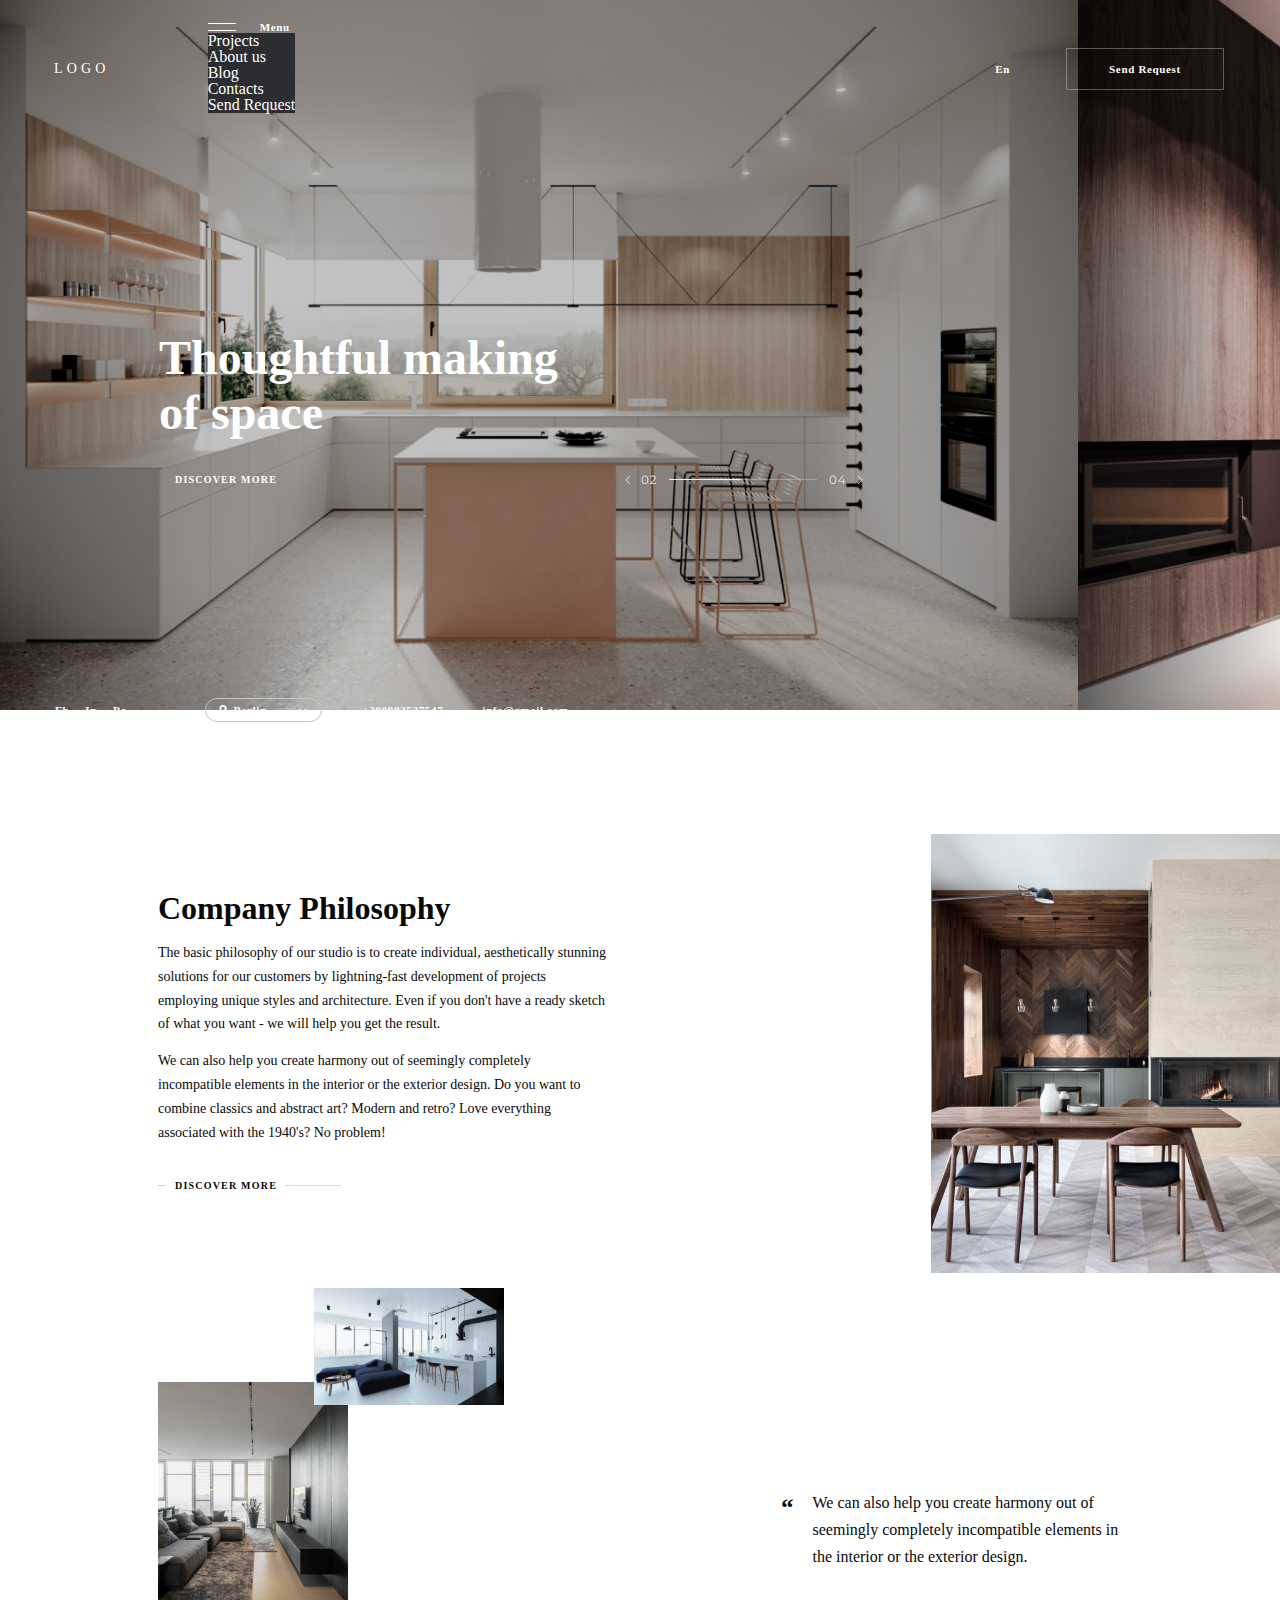
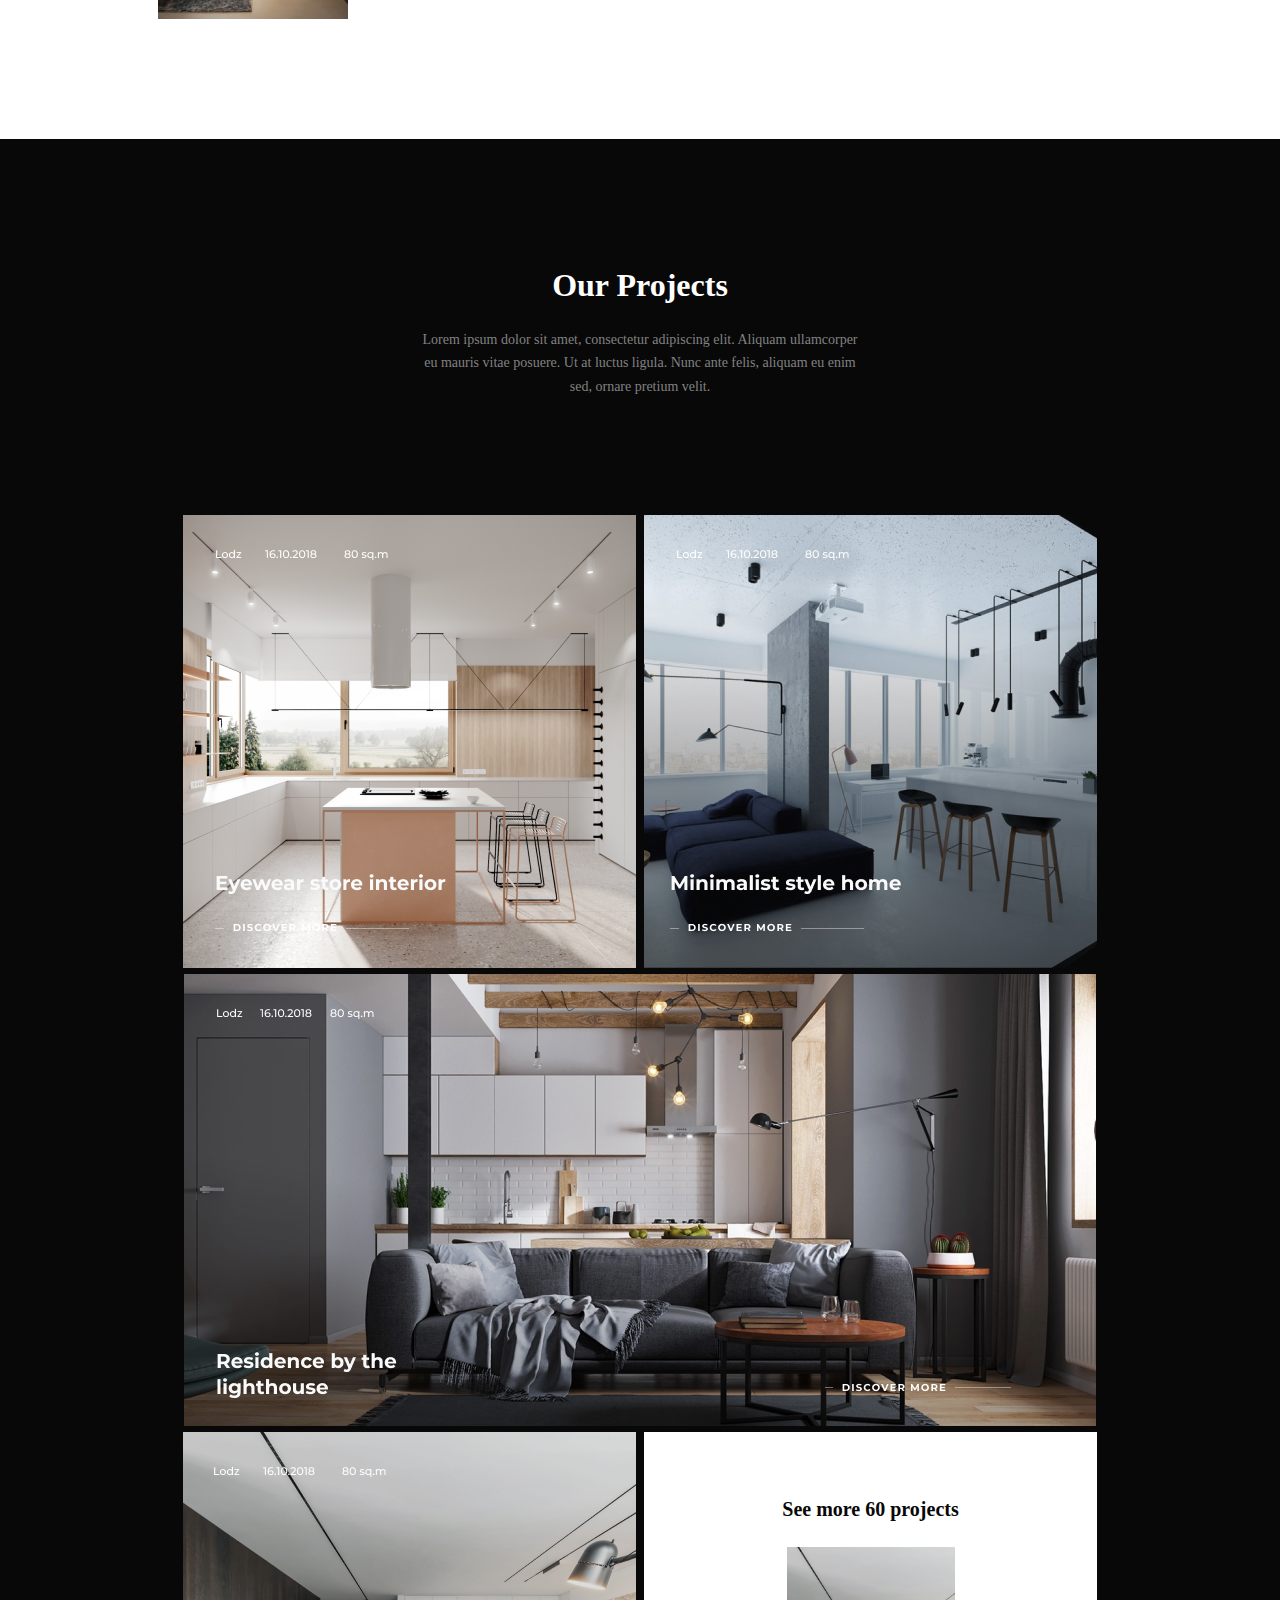
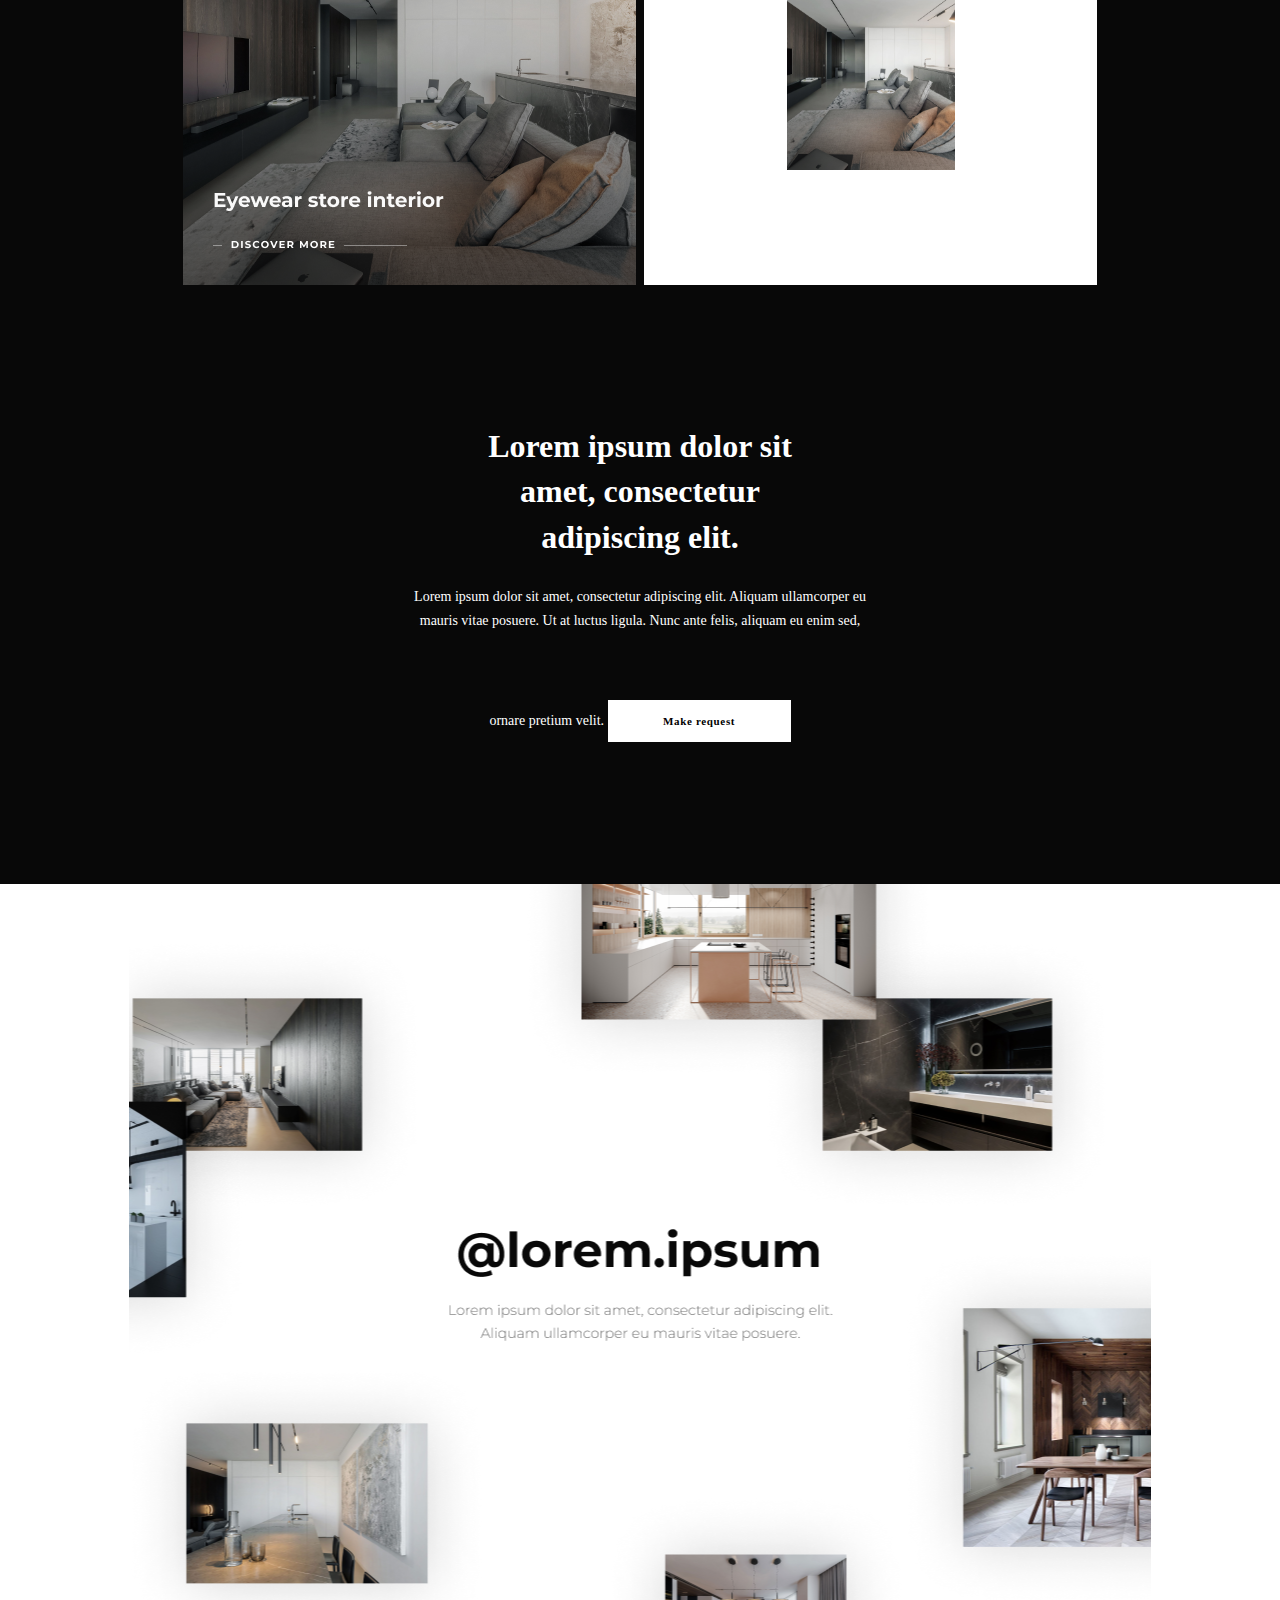
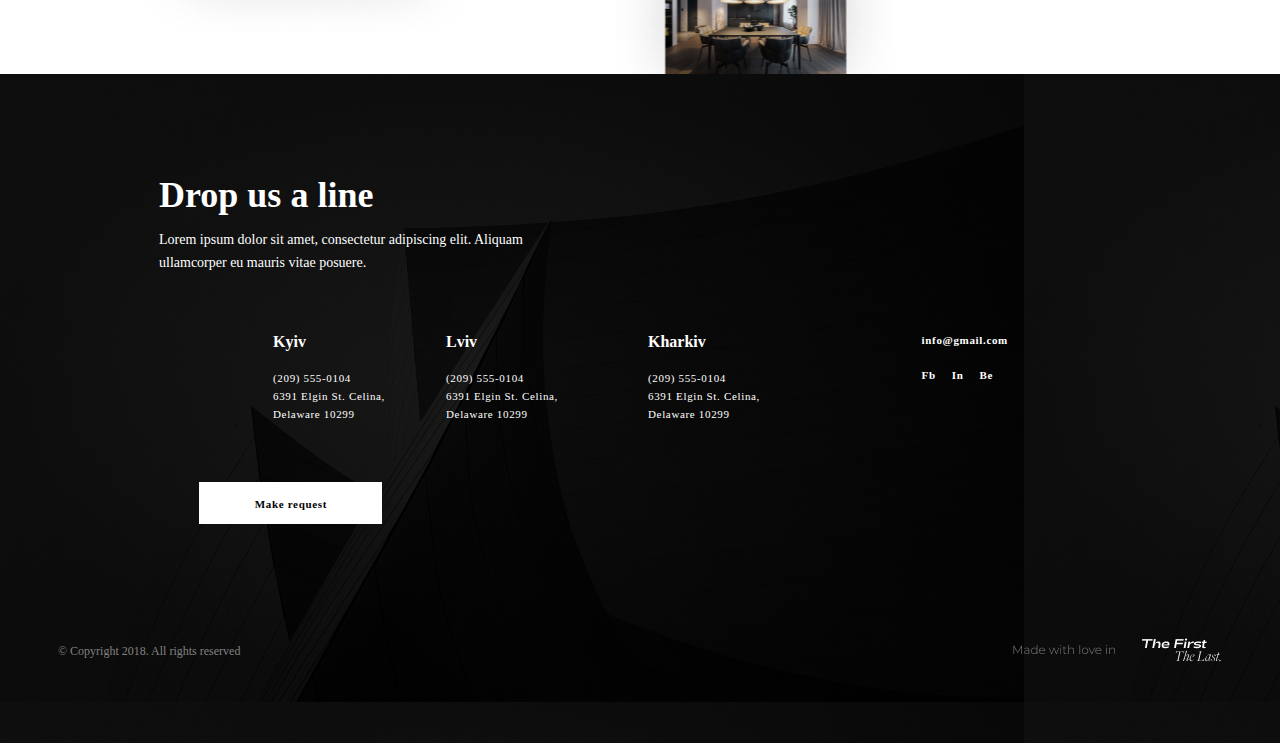
<file: index.html>
<!DOCTYPE html>
<html lang="en">

<head>
    <meta charset="UTF-8">
    <meta name="viewport" content="width=device-width, initial-scale=1.0">
    <title>Interior Studio</title>
    <link href="https://cdn.jsdelivr.net/npm/bootstrap@5.3.1/dist/css/bootstrap.min.css" rel="stylesheet"
        integrity="sha384-4bw+/aepP/YC94hEpVNVgiZdgIC5+VKNBQNGCHeKRQN+PtmoHDEXuppvnDJzQIu9" crossorigin="anonymous">
    <link rel="stylesheet" href="css/defoltStyle.css">
    <link rel="stylesheet" href="css/header.css">
    <link rel="stylesheet" href="css/indexStyle.css">
</head>

<body>
    <div class="container-1">
        <header class="header">
    <div class="left-header-menu">
        <a class="logo-header" href="index.html">Logo</a>
        <div class="header-menu">
            <a href="news.html">Projects</a>
            <a href="oneNews.html">About us</a>
            <a href="projects.html">Blog</a>
            <a href="oneProject.html">Contacts</a>
        </div>
        <div class="drop-down-menu left-drop-down-menu">
            <button class="btn-dropdown-menu  dropdown-toggle" type="button" data-bs-toggle="dropdown"
                aria-expanded="false">
                <img class="dropdownMenu lightimg" src="img/menuLightLogo.png" alt="">
                <img class="dropdownMenu darkimg " src="img/menuDarkLogo.png" alt="">
                <span class="left-menu-span">Menu</span>
            </button>
            <ul class="dropdown-menu drop-header">
                <li><a class="dropdown-item" href="#">Projects</a></li>
                <li><a class="dropdown-item" href="#">About us</a></li>
                <li><a class="dropdown-item" href="#">Blog</a></li>
                <li><a class="dropdown-item" href="#">Contacts </a></li>
                <li><a class="dropdown-item" href="#">Send Request </a></li>
            </ul>
        </div>
    </div>

    <div class="right-header-menu">
        <a class="En-cont" href="about.html">En</a>
        <div class="Send-Request-con">
            <a class="Send-Request" href="contact.html">Send Request</a>
        </div>
        <div class="drop-down-menu right-drop-down-menu">
            <button class="btn-dropdown-menu  dropdown-toggle" type="button" data-bs-toggle="dropdown"
                aria-expanded="false">
                <img class="dropdownMenu lightimg" src="img/menuLightLogo.png" alt="">
                <img class="dropdownMenu darkimg2 " src="img/menuDarkLogo.png" alt="">
            </button>
            <ul class="dropdown-menu drop-header">
                <li><a class="dropdown-item" href="#">Projects</a></li>
                <li><a class="dropdown-item" href="#">About us</a></li>
                <li><a class="dropdown-item" href="#">Blog</a></li>
                <li><a class="dropdown-item" href="#">Contacts </a></li>
                <li><a class="dropdown-item" href="#">Send Request </a></li>
            </ul>
        </div>
    </div>


</header>

        <div class="title-container-1">
            Thoughtful making of space
        </div>

        <div class="discover-container-1">
            Discover more
            <img class="arrow1440" src="img/container1/arrow1.svg" alt="">
            <img class="arrow1024" src="img/container1/arrow1024.png" alt="">
            <img class="arrow375" src="img/container1/arrow375.svg" alt="">
        </div>

        <div class="bot-container-1">
            <div class="logo-irl-con-1">
                <a href="preloder.html">Fb</a>
                <a href="errorPage.html">In</a>
                <a href="popUp.html">Be</a>
            </div>

            <div class="city-bot-con-1">
                <img class="map-con-1" src="img/container1/map.svg" alt="">
                Berlin
                <img class="downarrow-con-1" src="img/container1/downarrow.svg" alt="">
            </div>
            <div class="number-con-1">
                +380983527547
            </div>
            <div class="email-con-1">
                info@gmail.com
            </div>
        </div>

        <img class="textobert" src="img/container1/textobert.svg" alt="">
        <img class="textobert1024" src="img/container1/textobert1024.svg" alt="">
        <img class="textobert768" src="img/container1/textobert768.svg" alt="">
        <img class="textobert375" src="img/container1/textobert375.svg" alt="">
    </div>

    <div class="container-2">
        <div class="left-container-2">
            <div class="title-container-2">
                Company Philosophy
            </div>

            <div class="about-container-2">
                The basic philosophy of our studio is to create individual, aesthetically stunning solutions for our
                customers by lightning-fast development of projects employing unique styles and architecture. Even if
                you don't have a ready sketch of what you want - we will help you get the result.
            </div>
            <div class="about-container-2">
                We can also help you create harmony out of seemingly completely incompatible elements in the interior or
                the exterior design. Do you want to combine classics and abstract art? Modern and retro? Love everything
                associated with the 1940's? No problem!
            </div>

            <div class="discover-container-2">
                <img src="img/container2/line1.svg" alt="">
                <span>Discover more</span>
                <img src="img/container2/line2.svg" alt="">
            </div>

            <div class="imgs-container-2">
                <img class="img-bot-con2" src="img/container2/img2.png" alt="">
                <img class="img-top-con2" src="img/container2/img3.png" alt="">
            </div>
        </div>
        <div class="right-container-2">
            <img class="img1" src="img/container2/img1.png" alt="">

            <div class="about-right-container-2">
                <div>“</div>
                <div class="about-about-right-container-2">
                    We can also help you create harmony out of seemingly completely incompatible elements in the
                    interior or the exterior design.
                </div>
                <img class="sidetext1" src="img/container2/sidetext1.svg" alt="">
            </div>
        </div>
    </div>

    <div class="container-3">
        <div class="top-container-3">
            <div class="title-container-3">
                Our Projects
            </div>
            <div class="about-container-3">
                Lorem ipsum dolor sit amet, consectetur adipiscing elit. Aliquam ullamcorper eu mauris vitae posuere. Ut
                at luctus ligula. Nunc ante felis, aliquam eu enim sed, ornare pretium velit.
            </div>
        </div>
        <div class="main-container-3">
            <div class="line1-container-3">
                <div class="line1-img1"></div>
                <div class="line1-img2"></div>
            </div>
            <div class="line2-container-3">
                <div class="line2-img3"></div>
            </div>
            <div class="line3-container-3">
                <div class="line1-img4"></div>
                <div class="line-pizduy"></div>
                <div class="line1-img5">See more 60 projects</div>
            </div>
        </div>
        <div class="bot-container-3">
            <div class="leftSide-bot-container-3">
                Lorem ipsum dolor sit amet, consectetur adipiscing elit.
            </div>
            <div class="rightSide-bot-container-3">
                <div>
                    Lorem ipsum dolor sit amet, consectetur adipiscing elit. Aliquam ullamcorper eu mauris vitae
                    posuere. Ut at luctus ligula. Nunc ante felis, aliquam eu enim sed, ornare pretium velit.
                    <button>
                        Make request
                    </button>
                </div>
            </div>
        </div>
    </div>

    <div class="container-4">
        <div class="top-container-4">
            @lorem.ipsum
        </div>
        <div class="bot-container-4">
            Lorem ipsum dolor sit amet, consectetur adipiscing elit. Aliquam ullamcorper eu mauris vitae posuere.
        </div>

        <img class="img1-container-4" src="img/container4/img1.png" alt="">
        <img class="img2-container-4" src="img/container4/img2.png" alt="">
        <img class="img3-container-4" src="img/container4/img3.png" alt="">
        <img class="img4-container-4" src="img/container4/img4.png" alt="">
        <img class="img5-container-4" src="img/container4/img5.png" alt="">
        <img class="img6-container-4" src="img/container4/img6.png" alt="">
        <img class="img7-container-4" src="img/container4/img7.png" alt="">
        <img class="img8-container-4" src="img/container4/img8.png" alt="">
    </div>

    <div class="container-5">
        <div class="top-container-5">
            <div class="title-container-5">
                Drop us a line
            </div>
            <div class="about-container-5">
                Lorem ipsum dolor sit amet, consectetur adipiscing elit. Aliquam ullamcorper eu mauris vitae posuere.
            </div>
        </div>
        <div class="mid-container-5">
            <div class="left-mid-container-5">
                <div class="column-con-5 kyiv-city">
                    <div class="column-city">
                        Kyiv
                    </div>
                    <div class="column-menu">
                        (209) 555-0104
                    </div>
                    <div class="column-menu">
                        6391 Elgin St. Celina,
                    </div>
                    <div class="column-menu">
                        Delaware 10299
                    </div>
                </div>
                <div class="column-con-5 lviv-city">
                    <div class="column-city">
                        Lviv
                    </div>
                    <div class="column-menu">
                        (209) 555-0104
                    </div>
                    <div class="column-menu">
                        6391 Elgin St. Celina,
                    </div>
                    <div class="column-menu">
                        Delaware 10299
                    </div>
                </div>
                <div class="column-con-5 kharkiv-city">
                    <div class="column-city">
                        Kharkiv
                    </div>
                    <div class="column-menu">
                        (209) 555-0104
                    </div>
                    <div class="column-menu">
                        6391 Elgin St. Celina,
                    </div>
                    <div class="column-menu">
                        Delaware 10299
                    </div>
                </div>
            </div>
            <div class="right-mid-container-5">
                <div class="gmail-con5">
                    info@gmail.com
                </div>
                <div class="logo-con5">
                    <div class="logo-item-con5">
                        Fb
                    </div>
                    <div class="logo-item-con5">
                        In
                    </div>
                    <div class="logo-item-con5">
                        Be
                    </div>
                </div>
            </div>
        </div>
        <button class="make-request">Make request</button>
        <div class="bot-container-5">
            <div class="left-bot-container-5">
                © Copyright 2018. All rights reserved
            </div>
            <div class="right-bot-container-5">
                <img src="img/container5/fotter.png" alt="">
            </div>
        </div>
    </div>

    <script src="https://cdn.jsdelivr.net/npm/@popperjs/core@2.11.8/dist/umd/popper.min.js"
        integrity="sha384-I7E8VVD/ismYTF4hNIPjVp/Zjvgyol6VFvRkX/vR+Vc4jQkC+hVqc2pM8ODewa9r"
        crossorigin="anonymous"></script>
    <script src="https://cdn.jsdelivr.net/npm/bootstrap@5.3.1/dist/js/bootstrap.min.js"
        integrity="sha384-Rx+T1VzGupg4BHQYs2gCW9It+akI2MM/mndMCy36UVfodzcJcF0GGLxZIzObiEfa"
        crossorigin="anonymous"></script>
</body>

</html>
</file>
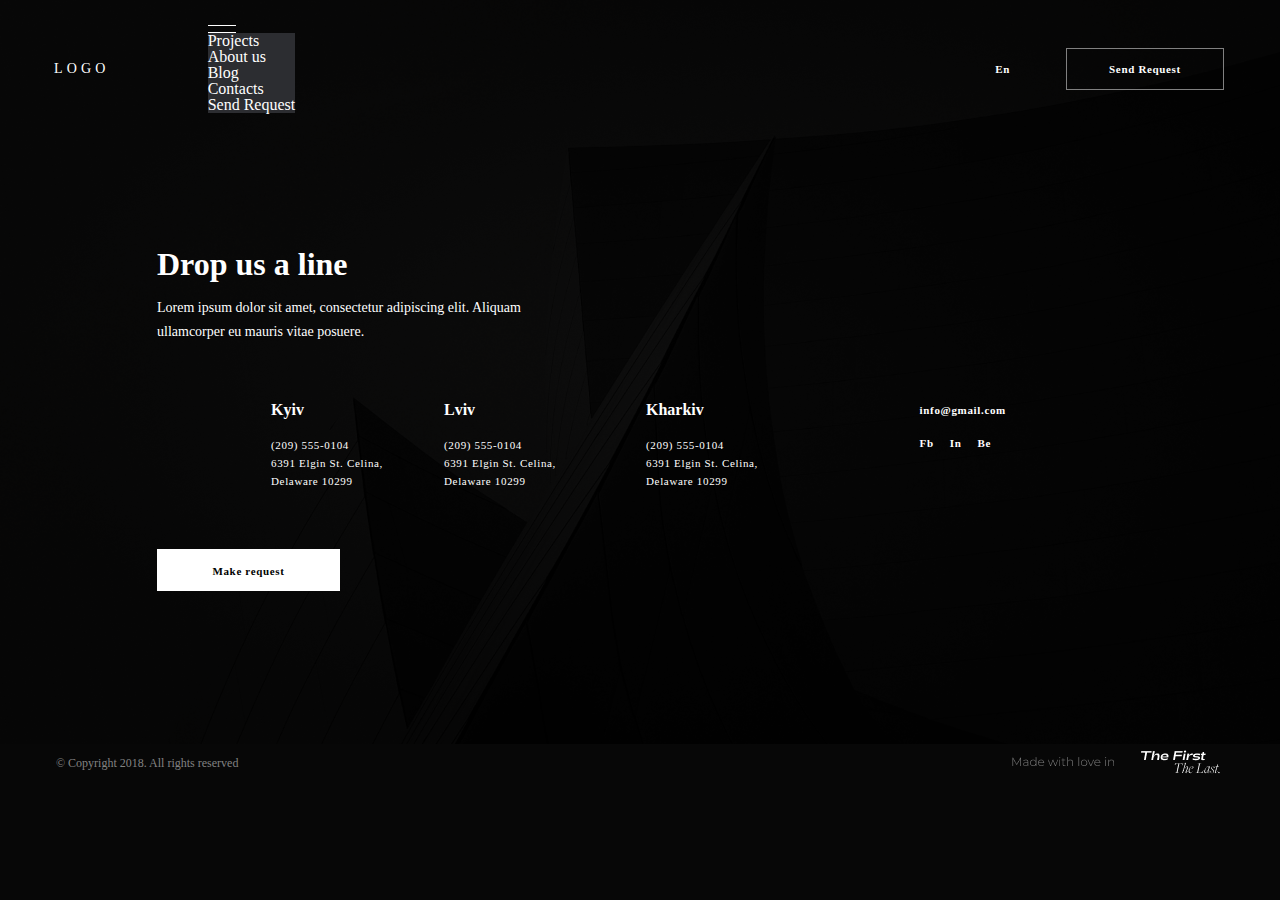
<file: contact.html>
<!DOCTYPE html>
<html lang="en">
<head>
    <meta charset="UTF-8">
    <meta name="viewport" content="width=device-width, initial-scale=1.0">
    <title>Contact</title>
    <link href="https://cdn.jsdelivr.net/npm/bootstrap@5.3.1/dist/css/bootstrap.min.css" rel="stylesheet"
    integrity="sha384-4bw+/aepP/YC94hEpVNVgiZdgIC5+VKNBQNGCHeKRQN+PtmoHDEXuppvnDJzQIu9" crossorigin="anonymous">
    <link rel="stylesheet" href="css/defoltStyle.css">
    <link rel="stylesheet" href="css/header.css">
    <link rel="stylesheet" href="css/contact.css">
</head>
<body>
    <div class="container-1">
        
        <div class="container-5">   
            <header class="header">
    <div class="left-header-menu">
        <a class="logo-header" href="index.html">Logo</a>
        <div class="header-menu">
            <a href="news.html">Projects</a>
            <a href="oneNews.html">About us</a>
            <a href="projects.html">Blog</a>
            <a href="oneProject.html">Contacts</a>
        </div>
        <div class="drop-down-menu left-drop-down-menu">
            <button class="btn-dropdown-menu  dropdown-toggle" type="button" data-bs-toggle="dropdown"
                aria-expanded="false">
                <img class="dropdownMenu lightimg" src="img/menuLightLogo.png" alt="">
                <img class="dropdownMenu darkimg " src="img/menuDarkLogo.png" alt="">
                <span class="left-menu-span">Menu</span>
            </button>
            <ul class="dropdown-menu drop-header">
                <li><a class="dropdown-item" href="#">Projects</a></li>
                <li><a class="dropdown-item" href="#">About us</a></li>
                <li><a class="dropdown-item" href="#">Blog</a></li>
                <li><a class="dropdown-item" href="#">Contacts </a></li>
                <li><a class="dropdown-item" href="#">Send Request </a></li>
            </ul>
        </div>
    </div>

    <div class="right-header-menu">
        <a class="En-cont" href="about.html">En</a>
        <div class="Send-Request-con">
            <a class="Send-Request" href="contact.html">Send Request</a>
        </div>
        <div class="drop-down-menu right-drop-down-menu">
            <button class="btn-dropdown-menu  dropdown-toggle" type="button" data-bs-toggle="dropdown"
                aria-expanded="false">
                <img class="dropdownMenu lightimg" src="img/menuLightLogo.png" alt="">
                <img class="dropdownMenu darkimg2 " src="img/menuDarkLogo.png" alt="">
            </button>
            <ul class="dropdown-menu drop-header">
                <li><a class="dropdown-item" href="#">Projects</a></li>
                <li><a class="dropdown-item" href="#">About us</a></li>
                <li><a class="dropdown-item" href="#">Blog</a></li>
                <li><a class="dropdown-item" href="#">Contacts </a></li>
                <li><a class="dropdown-item" href="#">Send Request </a></li>
            </ul>
        </div>
    </div>


</header>
            <div class="top-container-5">
                <div class="title-container-5">
                    Drop us a line
                </div>
                <div class="about-container-5">
                    Lorem ipsum dolor sit amet, consectetur adipiscing elit. Aliquam ullamcorper eu mauris vitae posuere. 
                </div>
            </div>
            <div class="mid-container-5">
                <div class="left-mid-container-5">
                    <div class="column-con-5 kyiv-city">
                        <div class="column-city">
                            Kyiv
                        </div>
                        <div class="column-menu">
                            (209) 555-0104
                        </div>
                        <div class="column-menu">
                            6391 Elgin St. Celina,
                        </div>
                        <div class="column-menu">
                            Delaware 10299
                        </div>
                    </div>
                    <div class="column-con-5 lviv-city">
                        <div class="column-city">
                            Lviv
                        </div>
                        <div class="column-menu">
                            (209) 555-0104
                        </div>
                        <div class="column-menu">
                            6391 Elgin St. Celina,
                        </div>
                        <div class="column-menu">
                            Delaware 10299
                        </div>
                    </div>
                    <div class="column-con-5 kharkiv-city">
                        <div class="column-city">
                            Kharkiv
                        </div>
                        <div class="column-menu">
                            (209) 555-0104
                        </div>
                        <div class="column-menu">
                            6391 Elgin St. Celina,
                        </div>
                        <div class="column-menu">
                            Delaware 10299
                        </div>
                    </div>
                </div>
                <div class="right-mid-container-5">
                    <div class="gmail-con5">
                        info@gmail.com
                    </div>
                    <div class="logo-con5">
                        <div class="logo-item-con5">
                            Fb
                        </div>
                        <div class="logo-item-con5">
                            In
                        </div>
                        <div class="logo-item-con5">
                            Be
                        </div>
                    </div>
                </div>
            </div>
            <button class="make-request">Make request</button>
            <div class="bot-container-5">
                <div class="left-bot-container-5">
                    © Copyright 2018. All rights reserved
                </div>
                <div class="right-bot-container-5">
                    <img src="img/container5/fotter.png" alt="">
                </div>
            </div>
        </div>
    </div>
    <script src="https://cdn.jsdelivr.net/npm/@popperjs/core@2.11.8/dist/umd/popper.min.js"
    integrity="sha384-I7E8VVD/ismYTF4hNIPjVp/Zjvgyol6VFvRkX/vR+Vc4jQkC+hVqc2pM8ODewa9r"
    crossorigin="anonymous"></script>
<script src="https://cdn.jsdelivr.net/npm/bootstrap@5.3.1/dist/js/bootstrap.min.js"
    integrity="sha384-Rx+T1VzGupg4BHQYs2gCW9It+akI2MM/mndMCy36UVfodzcJcF0GGLxZIzObiEfa"
    crossorigin="anonymous"></script>
</body>
</html>
</file>
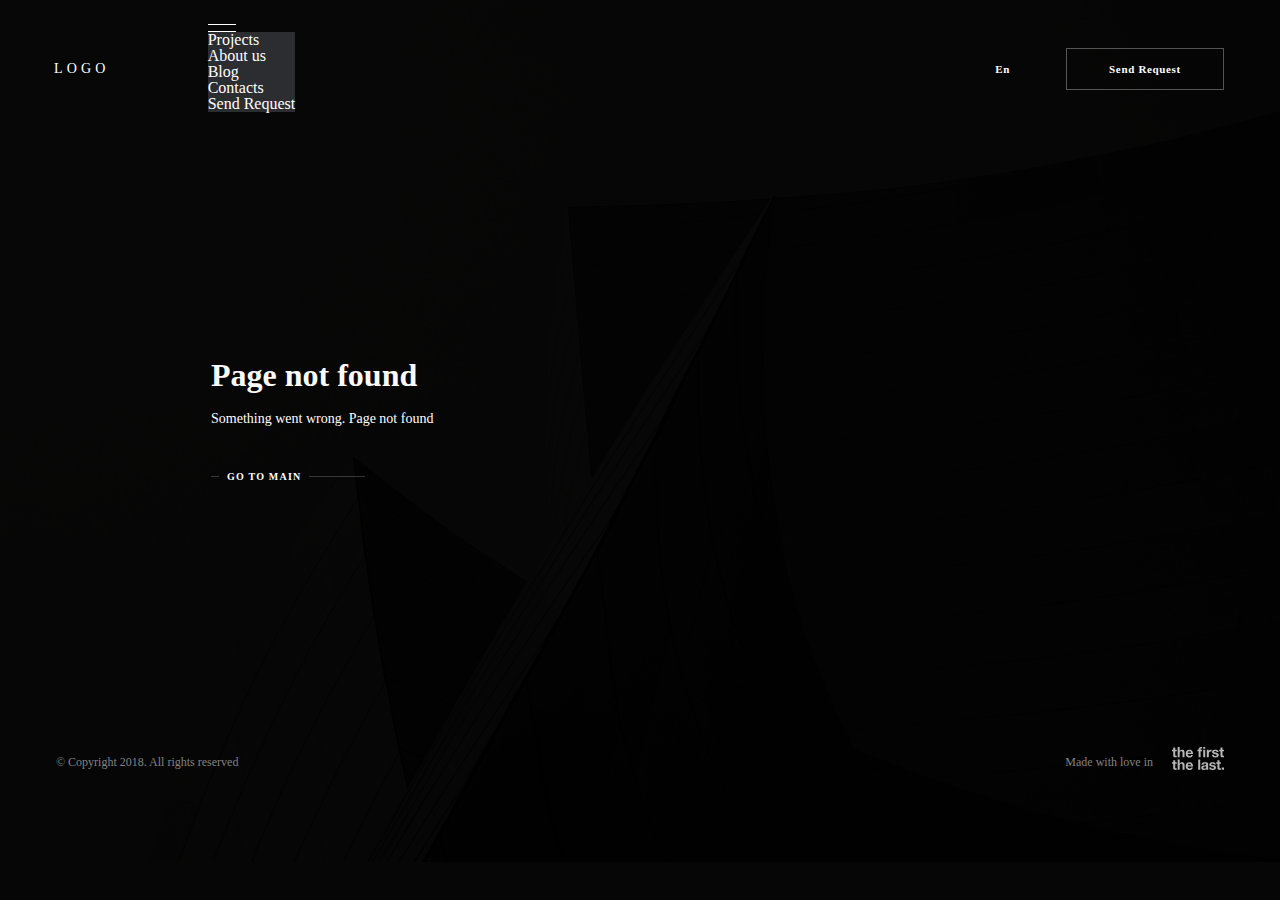
<file: errorPage.html>
<!DOCTYPE html>
<html lang="en">

<head>
    <meta charset="UTF-8">
    <meta name="viewport" content="width=device-width, initial-scale=1.0">
    <title>errorPage</title>
    <link href="https://cdn.jsdelivr.net/npm/bootstrap@5.3.1/dist/css/bootstrap.min.css" rel="stylesheet"
    integrity="sha384-4bw+/aepP/YC94hEpVNVgiZdgIC5+VKNBQNGCHeKRQN+PtmoHDEXuppvnDJzQIu9" crossorigin="anonymous">
    <link rel="stylesheet" href="css/defoltStyle.css">
    <link rel="stylesheet" href="css/errorPage.css">
    <link rel="stylesheet" href="css/header.css">
</head>

<body>
    <div class="container-1">
        <header class="header">
    <div class="left-header-menu">
        <a class="logo-header" href="index.html">Logo</a>
        <div class="header-menu">
            <a href="news.html">Projects</a>
            <a href="oneNews.html">About us</a>
            <a href="projects.html">Blog</a>
            <a href="oneProject.html">Contacts</a>
        </div>
        <div class="drop-down-menu left-drop-down-menu">
            <button class="btn-dropdown-menu  dropdown-toggle" type="button" data-bs-toggle="dropdown"
                aria-expanded="false">
                <img class="dropdownMenu lightimg" src="img/menuLightLogo.png" alt="">
                <img class="dropdownMenu darkimg " src="img/menuDarkLogo.png" alt="">
                <span class="left-menu-span">Menu</span>
            </button>
            <ul class="dropdown-menu drop-header">
                <li><a class="dropdown-item" href="#">Projects</a></li>
                <li><a class="dropdown-item" href="#">About us</a></li>
                <li><a class="dropdown-item" href="#">Blog</a></li>
                <li><a class="dropdown-item" href="#">Contacts </a></li>
                <li><a class="dropdown-item" href="#">Send Request </a></li>
            </ul>
        </div>
    </div>

    <div class="right-header-menu">
        <a class="En-cont" href="about.html">En</a>
        <div class="Send-Request-con">
            <a class="Send-Request" href="contact.html">Send Request</a>
        </div>
        <div class="drop-down-menu right-drop-down-menu">
            <button class="btn-dropdown-menu  dropdown-toggle" type="button" data-bs-toggle="dropdown"
                aria-expanded="false">
                <img class="dropdownMenu lightimg" src="img/menuLightLogo.png" alt="">
                <img class="dropdownMenu darkimg2 " src="img/menuDarkLogo.png" alt="">
            </button>
            <ul class="dropdown-menu drop-header">
                <li><a class="dropdown-item" href="#">Projects</a></li>
                <li><a class="dropdown-item" href="#">About us</a></li>
                <li><a class="dropdown-item" href="#">Blog</a></li>
                <li><a class="dropdown-item" href="#">Contacts </a></li>
                <li><a class="dropdown-item" href="#">Send Request </a></li>
            </ul>
        </div>
    </div>


</header>

        <div class="page-not-found">
            Page not found
        </div>
        <div class="about-con-1">
            Something went wrong. Page not found
        </div>
        <div class="go-to-main">
            <img src="img/errorPage/line1.svg" alt="">
            <span>go to main</span>
            <img src="img/errorPage/line2.svg" alt="">
        </div>
        <div class="bottom">
            <div class="left-bot">
                © Copyright 2018. All rights reserved
            </div>
            <div class="right-bot">
                <div>
                    Made with love in
                </div>
                <img src="img/errorPage/Vector.svg" alt="">
            </div>
        </div>
    </div>

    <script src="https://cdn.jsdelivr.net/npm/@popperjs/core@2.11.8/dist/umd/popper.min.js"
    integrity="sha384-I7E8VVD/ismYTF4hNIPjVp/Zjvgyol6VFvRkX/vR+Vc4jQkC+hVqc2pM8ODewa9r"
    crossorigin="anonymous"></script>
<script src="https://cdn.jsdelivr.net/npm/bootstrap@5.3.1/dist/js/bootstrap.min.js"
    integrity="sha384-Rx+T1VzGupg4BHQYs2gCW9It+akI2MM/mndMCy36UVfodzcJcF0GGLxZIzObiEfa"
    crossorigin="anonymous"></script>

</body>

</html>
</file>
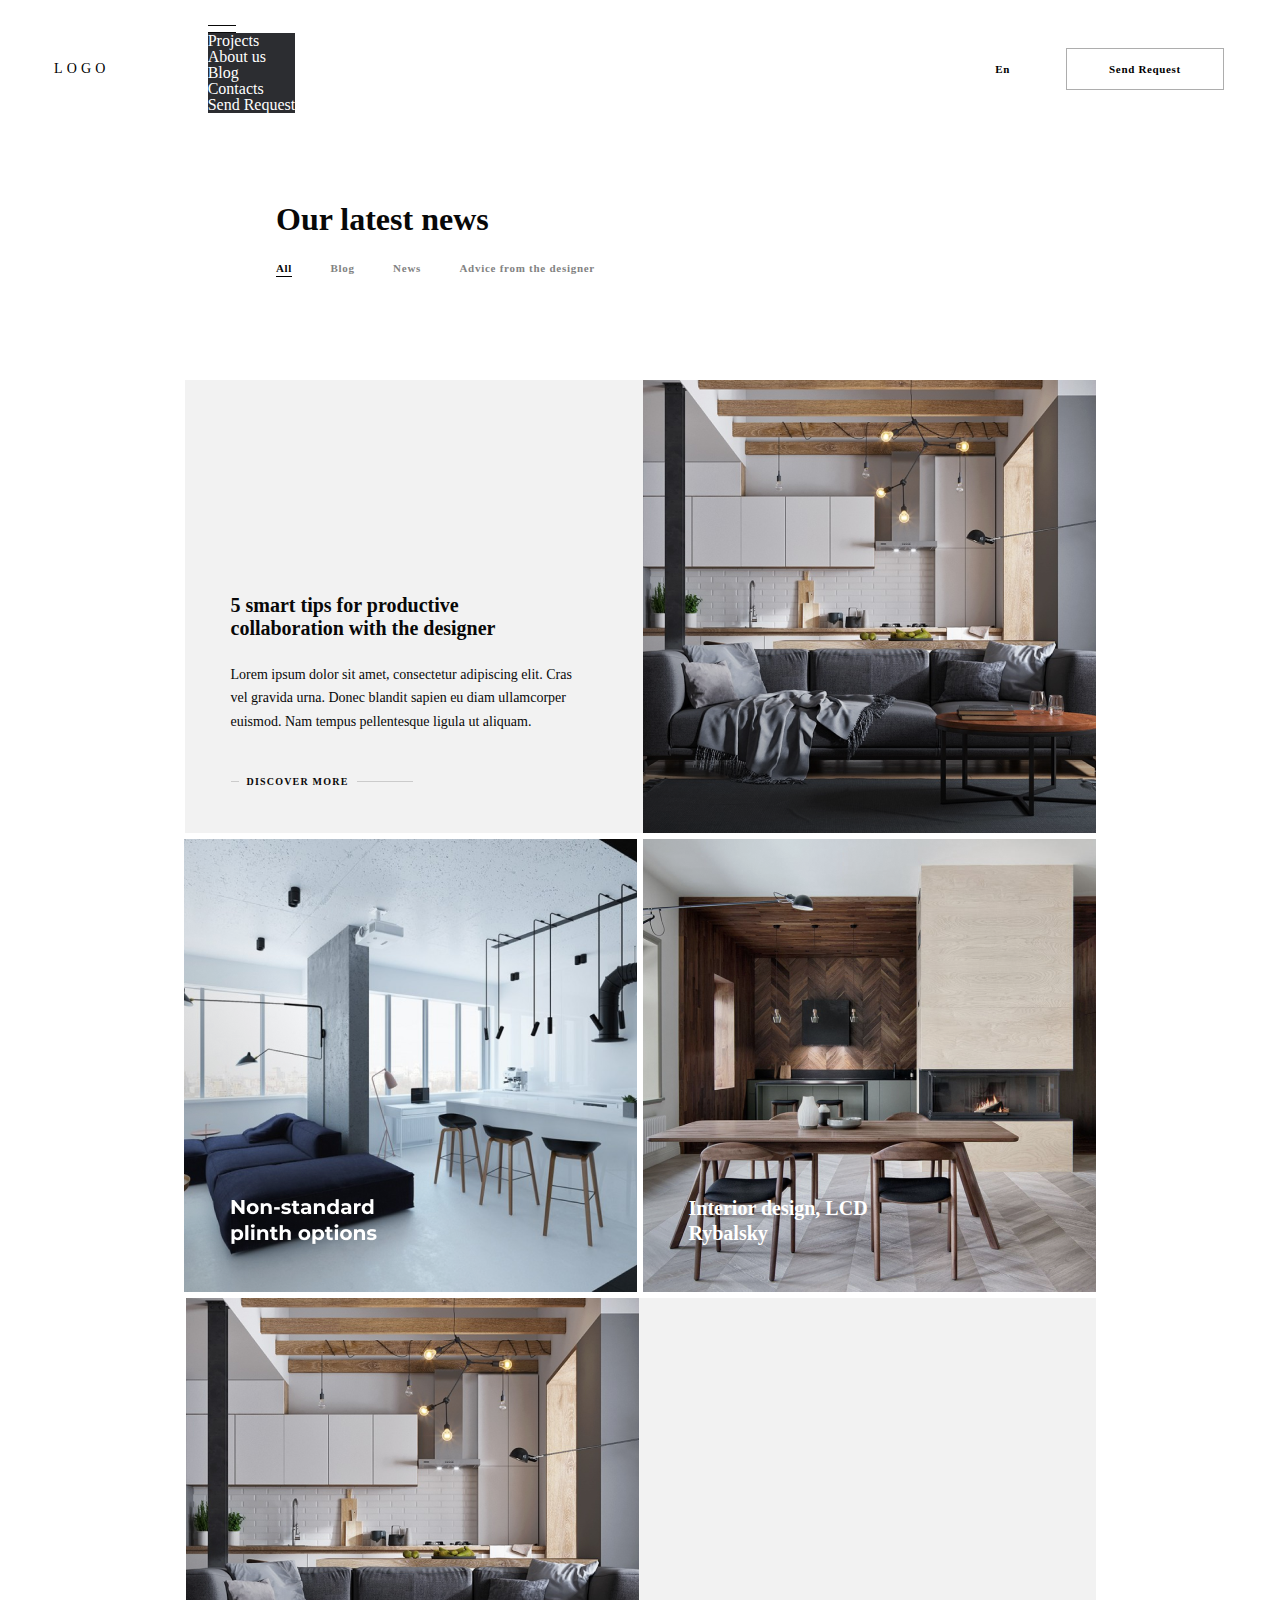
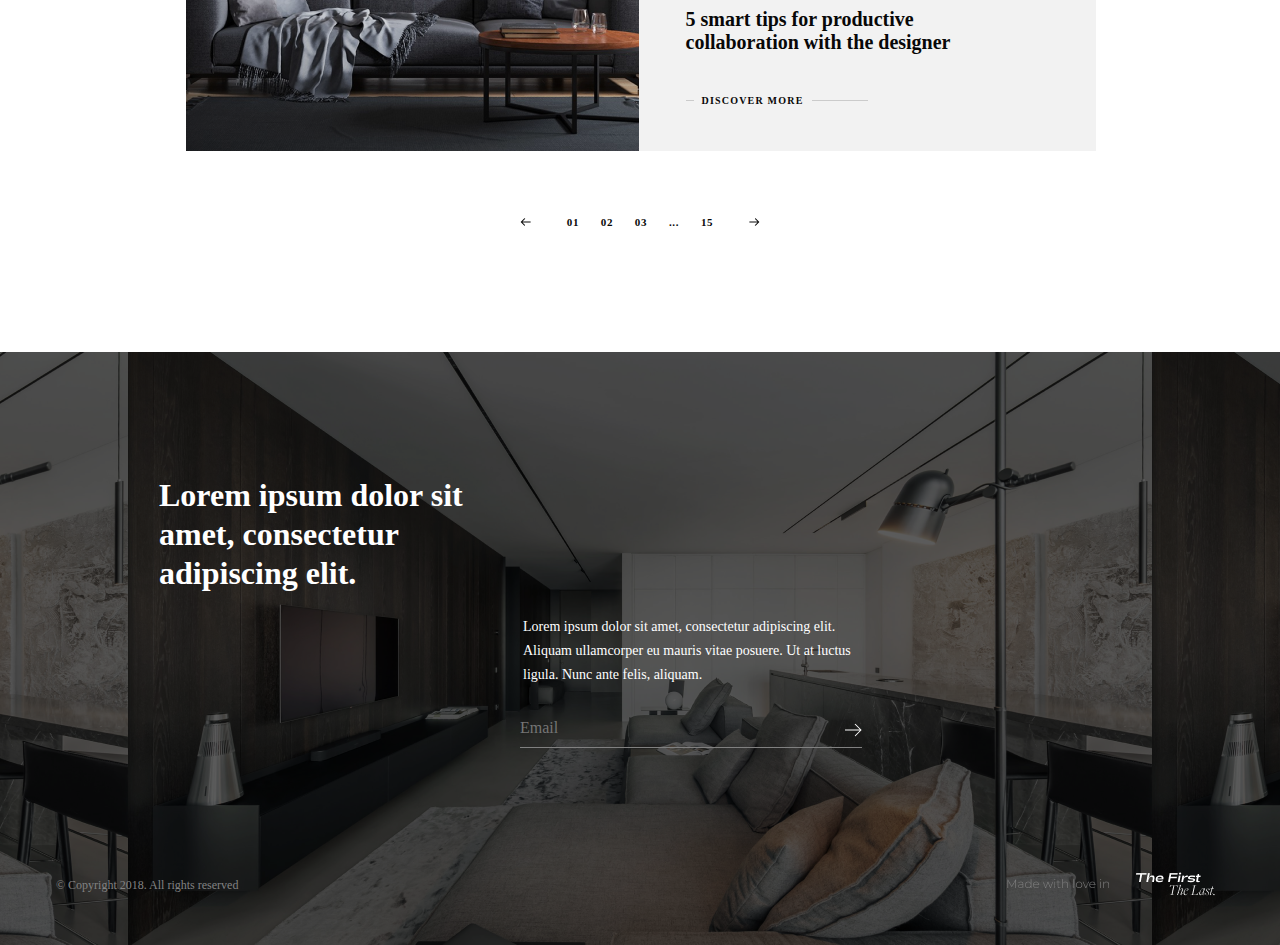
<file: news.html>
<!DOCTYPE html>
<html lang="en">

<head>
    <meta charset="UTF-8">
    <meta name="viewport" content="width=device-width, initial-scale=1.0">
    <title>News</title>
    <link href="https://cdn.jsdelivr.net/npm/bootstrap@5.3.1/dist/css/bootstrap.min.css" rel="stylesheet"
        integrity="sha384-4bw+/aepP/YC94hEpVNVgiZdgIC5+VKNBQNGCHeKRQN+PtmoHDEXuppvnDJzQIu9" crossorigin="anonymous">
    <link rel="stylesheet" href="css/defoltStyle.css">
    <link rel="stylesheet" href="css/header.css">
    <link rel="stylesheet" href="css/newsStyle.css">
</head>

<body>
    <header class="header">
    <div class="left-header-menu">
        <a class="logo-header" href="index.html">Logo</a>
        <div class="header-menu">
            <a href="news.html">Projects</a>
            <a href="oneNews.html">About us</a>
            <a href="projects.html">Blog</a>
            <a href="oneProject.html">Contacts</a>
        </div>
        <div class="drop-down-menu left-drop-down-menu">
            <button class="btn-dropdown-menu  dropdown-toggle" type="button" data-bs-toggle="dropdown"
                aria-expanded="false">
                <img class="dropdownMenu lightimg" src="img/menuLightLogo.png" alt="">
                <img class="dropdownMenu darkimg " src="img/menuDarkLogo.png" alt="">
                <span class="left-menu-span">Menu</span>
            </button>
            <ul class="dropdown-menu drop-header">
                <li><a class="dropdown-item" href="#">Projects</a></li>
                <li><a class="dropdown-item" href="#">About us</a></li>
                <li><a class="dropdown-item" href="#">Blog</a></li>
                <li><a class="dropdown-item" href="#">Contacts </a></li>
                <li><a class="dropdown-item" href="#">Send Request </a></li>
            </ul>
        </div>
    </div>

    <div class="right-header-menu">
        <a class="En-cont" href="about.html">En</a>
        <div class="Send-Request-con">
            <a class="Send-Request" href="contact.html">Send Request</a>
        </div>
        <div class="drop-down-menu right-drop-down-menu">
            <button class="btn-dropdown-menu  dropdown-toggle" type="button" data-bs-toggle="dropdown"
                aria-expanded="false">
                <img class="dropdownMenu lightimg" src="img/menuLightLogo.png" alt="">
                <img class="dropdownMenu darkimg2 " src="img/menuDarkLogo.png" alt="">
            </button>
            <ul class="dropdown-menu drop-header">
                <li><a class="dropdown-item" href="#">Projects</a></li>
                <li><a class="dropdown-item" href="#">About us</a></li>
                <li><a class="dropdown-item" href="#">Blog</a></li>
                <li><a class="dropdown-item" href="#">Contacts </a></li>
                <li><a class="dropdown-item" href="#">Send Request </a></li>
            </ul>
        </div>
    </div>


</header>

    <div class="container-1">
        <div class="left-container-1">
            Our latest news
        </div>
        <div class="right-container-1">
            <div class="row-container-1 main-row-container-1">
                All
            </div>
            <div class="row-container-1">
                Blog
            </div>
            <div class="row-container-1">
                News
            </div>
            <div class="row-container-1">
                Advice from the designer
            </div>
        </div>
        <div class="appartments">
            Apartments <img src="img/news/downarrow.png" alt="">
        </div>
    </div>
    <div class="container-2">
        <div class="row-1-container-2">
            <div class="col-1-row-1">
                <div class="top-col-1-row-1">
                    5 smart tips for productive collaboration with the designer
                </div>
                <div class="mid-col-1-row-1">
                    Lorem ipsum dolor sit amet, consectetur adipiscing elit. Cras vel gravida urna. Donec blandit sapien
                    eu diam ullamcorper euismod. Nam tempus pellentesque ligula ut aliquam.
                </div>
                <div class="bot-col-1-row-1">
                    <img src="img/news/left_arrow.png" alt=""><span>Discover more</span><img
                        src="img/news/right_arrow.png" alt="">
                </div>
            </div>
            <div class="col-2-row-1">

            </div>
        </div>

        <div class="row-2-container-2">
            <div class="col-1-row-2">
                <div>
                    <span>Non-standard plinth options</span>
                </div>
            </div>
            <div class="col-2-row-2">
                <div>
                    <span>Interior design, LCD Rybalsky</span>
                </div>
            </div>
        </div>

        <div class="row-3-container-2">
            <div class="col-1-row-3">
            </div>
            <div class="col-2-row-3">
                <div class="top-col-2-row-3">
                    5 smart tips for productive collaboration with the designer
                </div>
                <div class="mid-col-2-row-3">
                    Lorem ipsum dolor sit amet, consectetur adipiscing elit. Cras vel gravida urna. Donec blandit sapien
                    eu diam ullamcorper euismod. Nam tempus pellentesque ligula ut aliquam.
                </div>
                <div class="bot-col-2-row-3">
                    <img src="img/news/left_arrow.png" alt=""><span>Discover more</span><img
                        src="img/news/right_arrow.png" alt="">
                </div>
            </div>
        </div>

        <div class="page-container-2">
            <img class="leftarrowpage" src="img/news/leftarrowpage.png" alt="">
            <span>01</span><span>02</span><span>03</span> <span>...</span> <span>15</span> <img class="rightarrowpage"
                src="img/news/rightarrowpage.png" alt="">
        </div>
    </div>

    <div class="container-3">
        <div class="title-container-3">
            Lorem ipsum dolor sit amet, consectetur adipiscing elit.
        </div>
        <div class="about-container-3">
            Lorem ipsum dolor sit amet, consectetur adipiscing elit. Aliquam ullamcorper eu mauris vitae posuere. Ut at
            luctus ligula. Nunc ante felis, aliquam.
        </div>
        <form class="email-container-3">
            <input type="email" placeholder="Email" class="transparent-input">
            <button type="submit" class="submit-button">
                <img src="img/news/emailarrow.png" alt="Submit">
            </button>
        </form>
        <div class="bot-container-5">
            <div class="left-bot-container-5">
                © Copyright 2018. All rights reserved
            </div>
            <div class="right-bot-container-5">
                <img src="img/container5/fotter.png" alt="">
            </div>
        </div>
    </div>

    <script src="https://cdn.jsdelivr.net/npm/@popperjs/core@2.11.8/dist/umd/popper.min.js"
    integrity="sha384-I7E8VVD/ismYTF4hNIPjVp/Zjvgyol6VFvRkX/vR+Vc4jQkC+hVqc2pM8ODewa9r"
    crossorigin="anonymous"></script>
<script src="https://cdn.jsdelivr.net/npm/bootstrap@5.3.1/dist/js/bootstrap.min.js"
    integrity="sha384-Rx+T1VzGupg4BHQYs2gCW9It+akI2MM/mndMCy36UVfodzcJcF0GGLxZIzObiEfa"
    crossorigin="anonymous"></script>

</body>

</html>
</file>
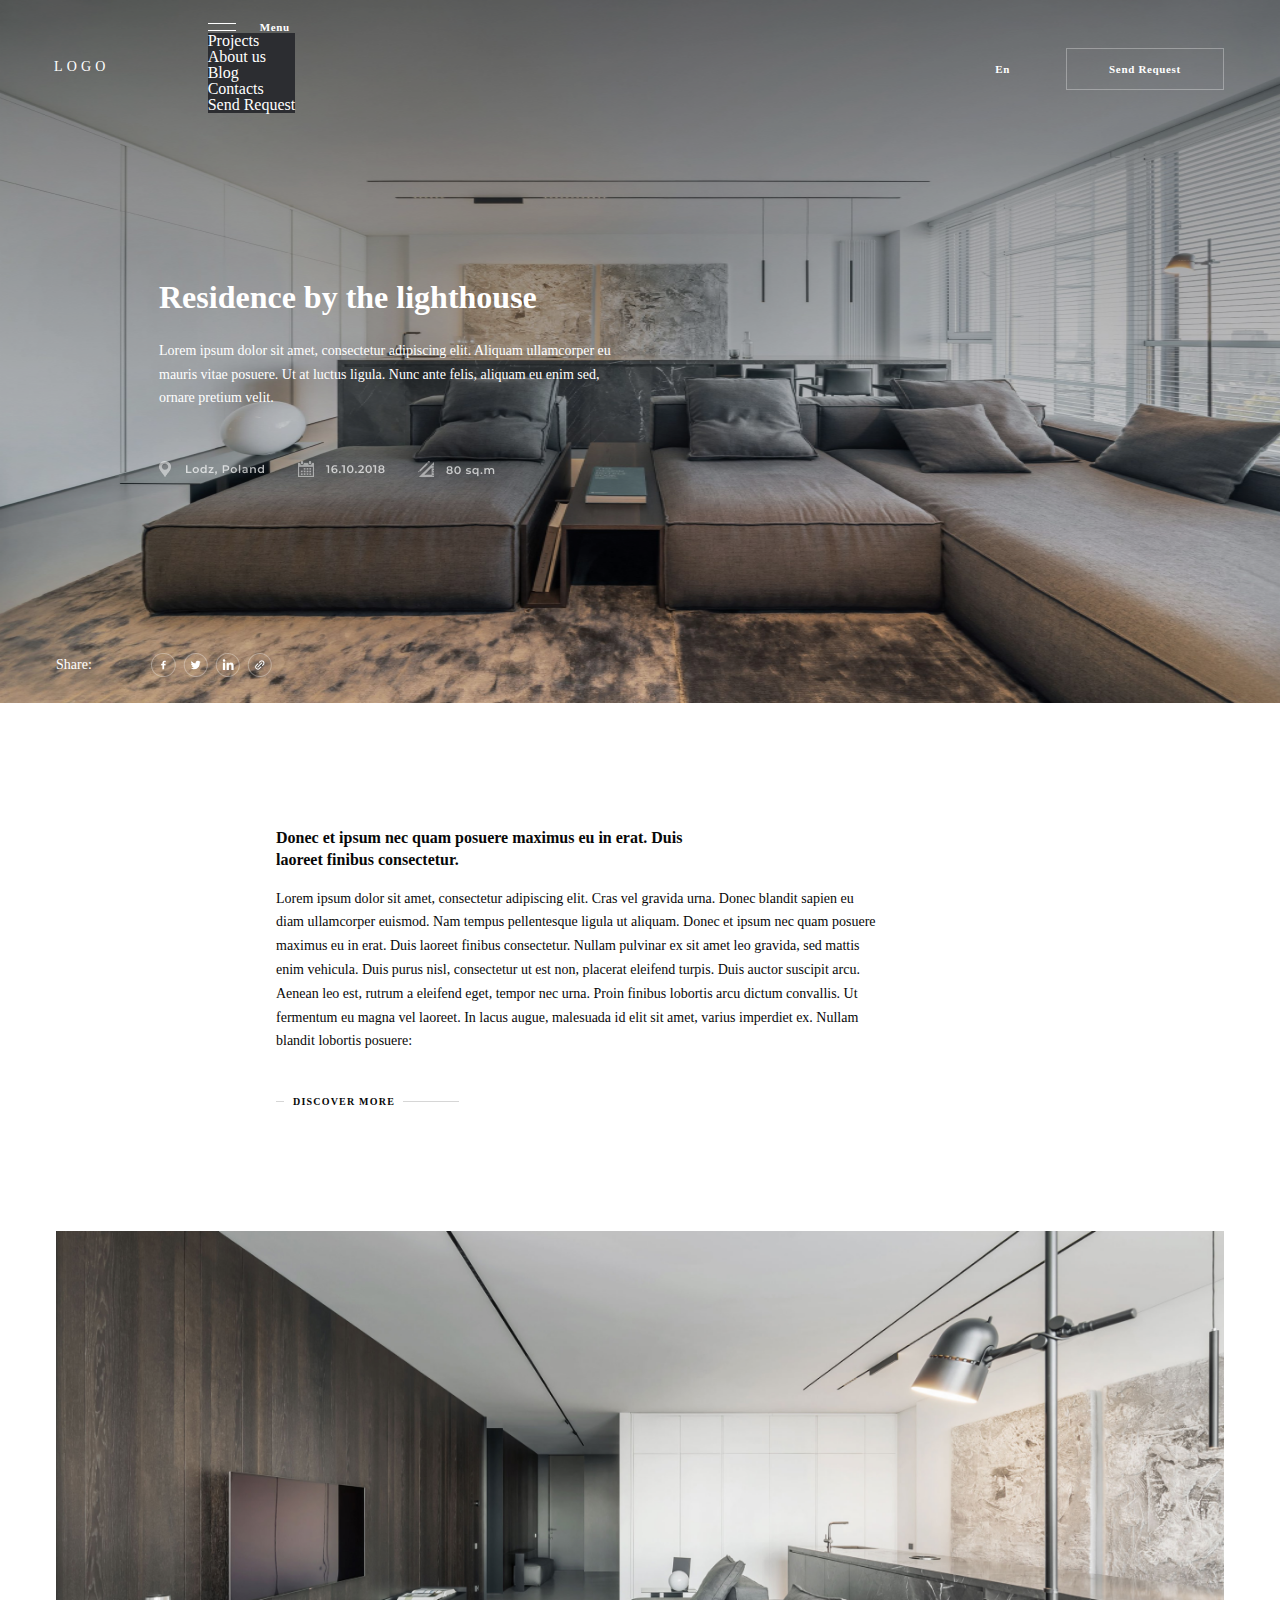
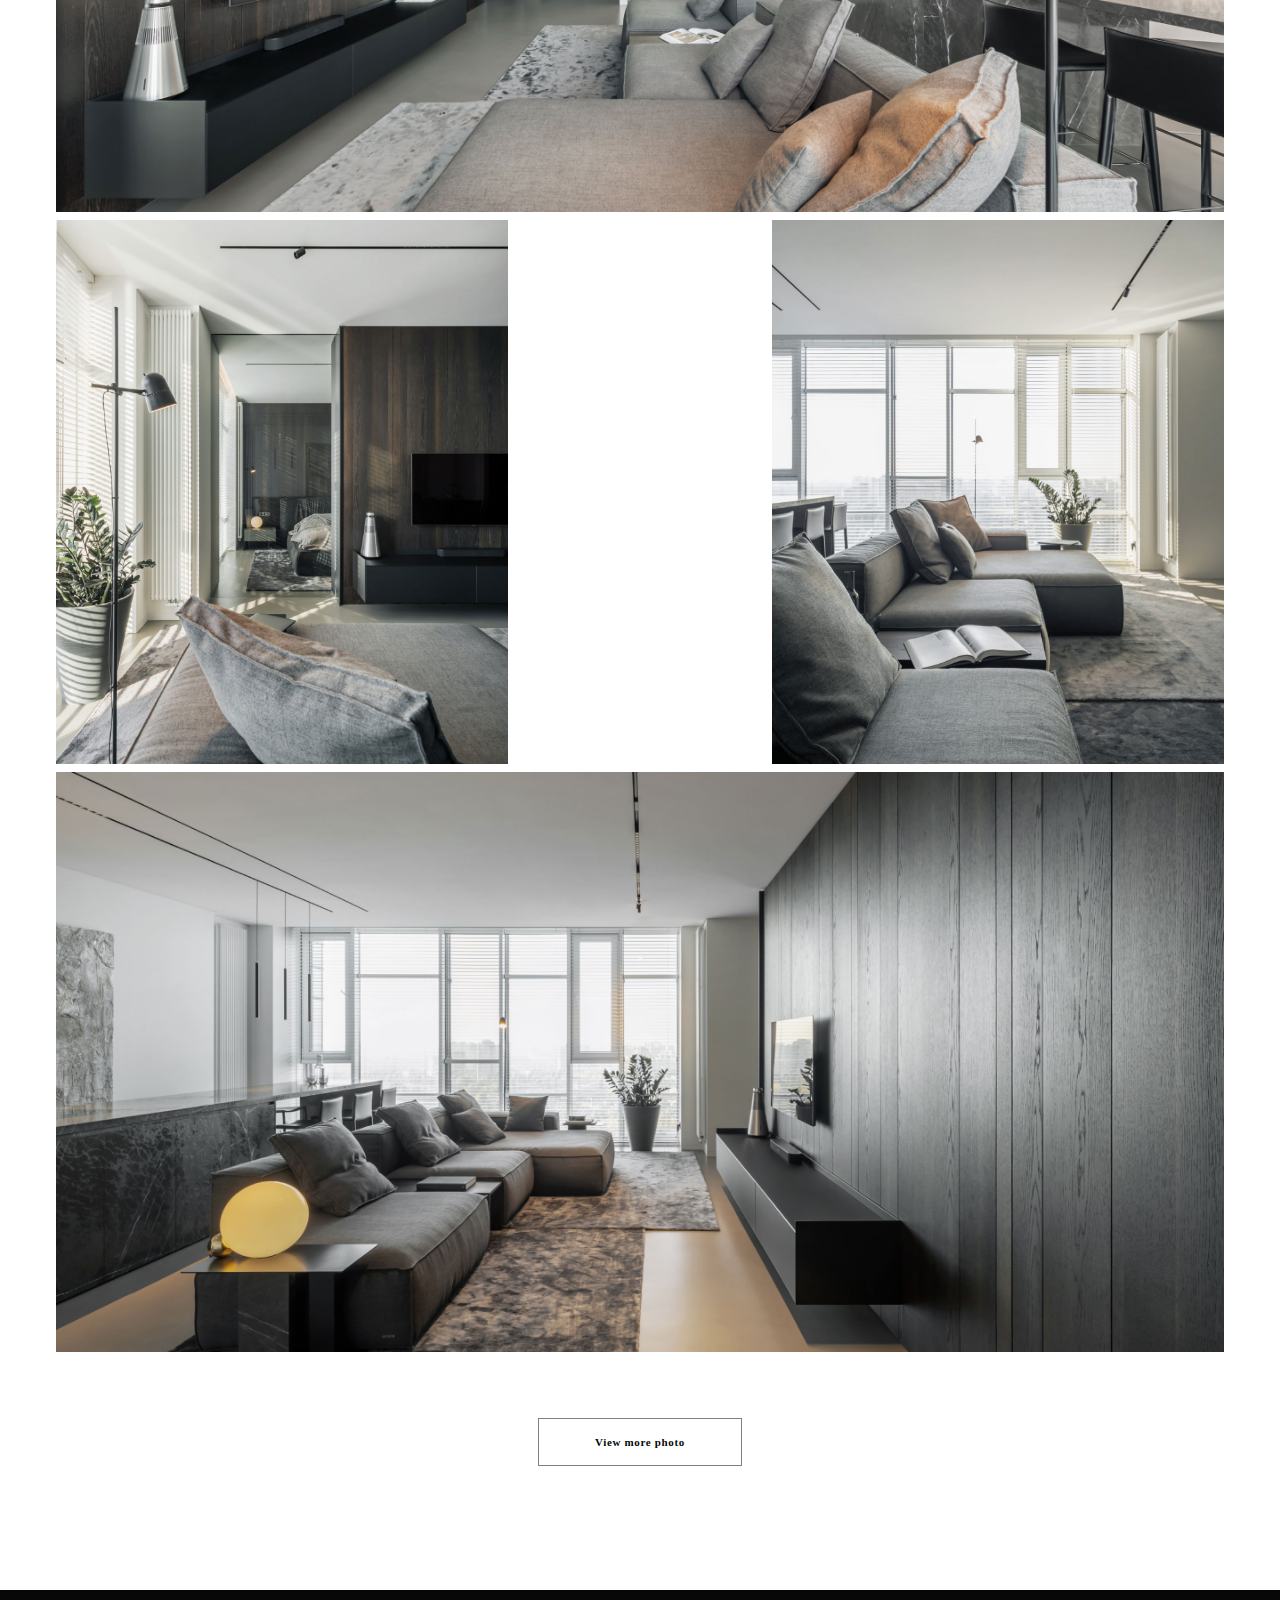
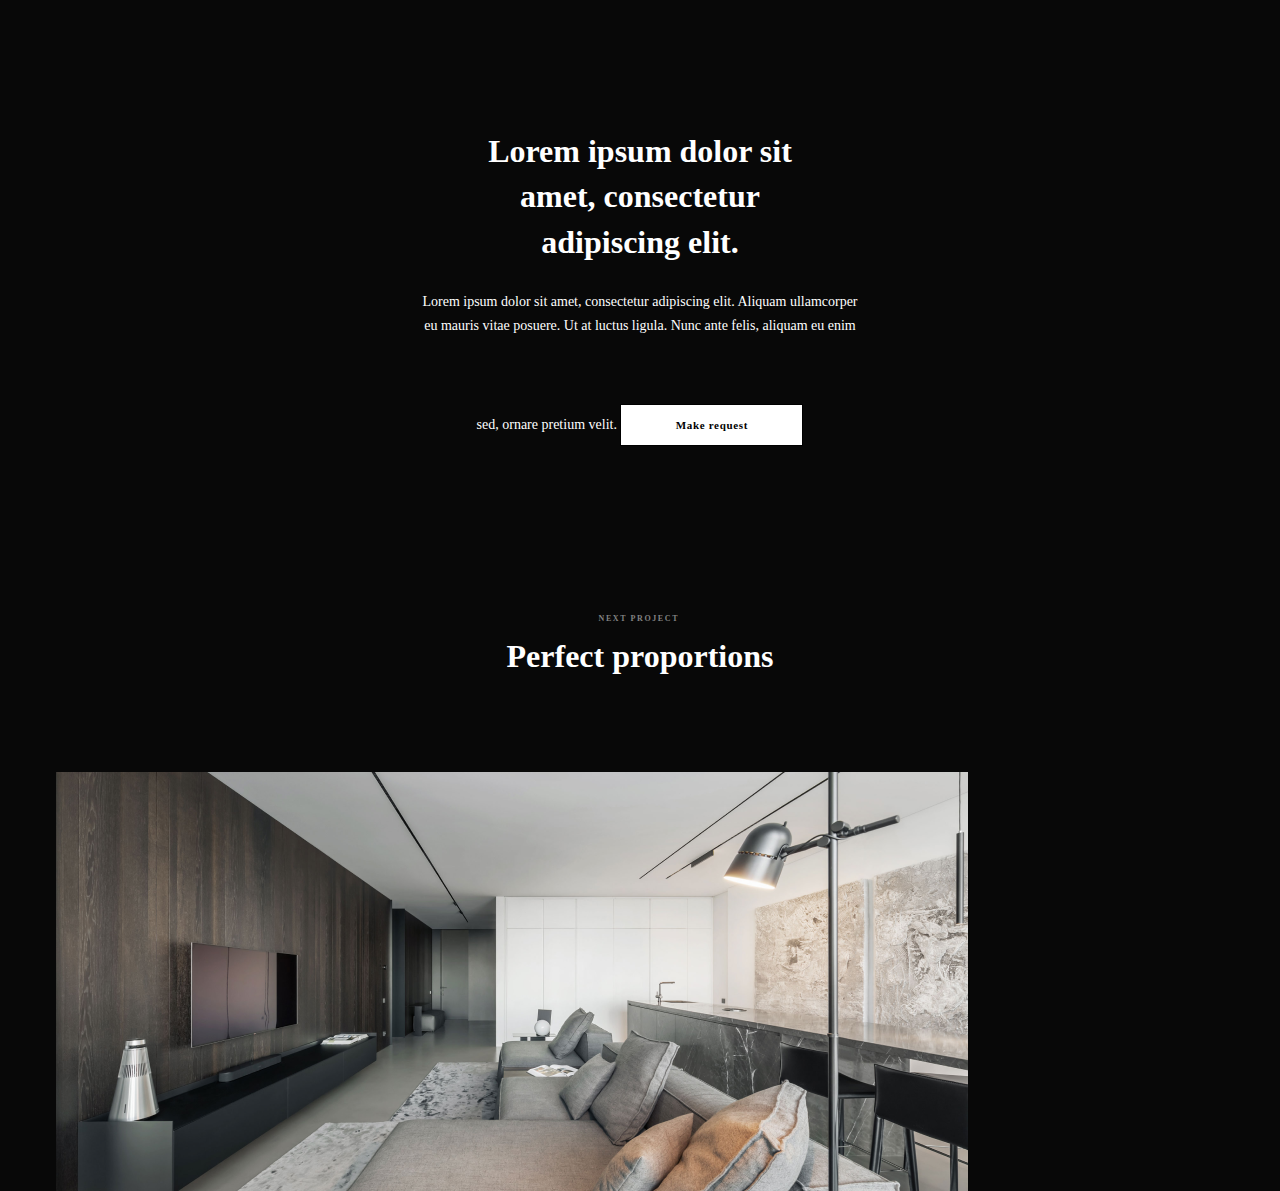
<file: oneProject.html>
<!DOCTYPE html>
<html lang="en">

<head>
    <meta charset="UTF-8">
    <meta name="viewport" content="width=device-width, initial-scale=1.0">
    <title>One Project</title>
    <link href="https://cdn.jsdelivr.net/npm/bootstrap@5.3.1/dist/css/bootstrap.min.css" rel="stylesheet"
        integrity="sha384-4bw+/aepP/YC94hEpVNVgiZdgIC5+VKNBQNGCHeKRQN+PtmoHDEXuppvnDJzQIu9" crossorigin="anonymous">
    <link rel="stylesheet" href="css/defoltStyle.css">
    <link rel="stylesheet" href="css/header.css">
    <link rel="stylesheet" href="css/oneProjectStyle.css">
</head>

<body>
    <div class="container-1">
        <header class="header">
    <div class="left-header-menu">
        <a class="logo-header" href="index.html">Logo</a>
        <div class="header-menu">
            <a href="news.html">Projects</a>
            <a href="oneNews.html">About us</a>
            <a href="projects.html">Blog</a>
            <a href="oneProject.html">Contacts</a>
        </div>
        <div class="drop-down-menu left-drop-down-menu">
            <button class="btn-dropdown-menu  dropdown-toggle" type="button" data-bs-toggle="dropdown"
                aria-expanded="false">
                <img class="dropdownMenu lightimg" src="img/menuLightLogo.png" alt="">
                <img class="dropdownMenu darkimg " src="img/menuDarkLogo.png" alt="">
                <span class="left-menu-span">Menu</span>
            </button>
            <ul class="dropdown-menu drop-header">
                <li><a class="dropdown-item" href="#">Projects</a></li>
                <li><a class="dropdown-item" href="#">About us</a></li>
                <li><a class="dropdown-item" href="#">Blog</a></li>
                <li><a class="dropdown-item" href="#">Contacts </a></li>
                <li><a class="dropdown-item" href="#">Send Request </a></li>
            </ul>
        </div>
    </div>

    <div class="right-header-menu">
        <a class="En-cont" href="about.html">En</a>
        <div class="Send-Request-con">
            <a class="Send-Request" href="contact.html">Send Request</a>
        </div>
        <div class="drop-down-menu right-drop-down-menu">
            <button class="btn-dropdown-menu  dropdown-toggle" type="button" data-bs-toggle="dropdown"
                aria-expanded="false">
                <img class="dropdownMenu lightimg" src="img/menuLightLogo.png" alt="">
                <img class="dropdownMenu darkimg2 " src="img/menuDarkLogo.png" alt="">
            </button>
            <ul class="dropdown-menu drop-header">
                <li><a class="dropdown-item" href="#">Projects</a></li>
                <li><a class="dropdown-item" href="#">About us</a></li>
                <li><a class="dropdown-item" href="#">Blog</a></li>
                <li><a class="dropdown-item" href="#">Contacts </a></li>
                <li><a class="dropdown-item" href="#">Send Request </a></li>
            </ul>
        </div>
    </div>


</header>

        <div class="title-container-1">
            Residence by the lighthouse
        </div>
        <div class="about-container-1">
            Lorem ipsum dolor sit amet, consectetur adipiscing elit. Aliquam ullamcorper eu mauris vitae posuere. Ut at
            luctus ligula. Nunc ante felis, aliquam eu enim sed, ornare pretium velit.
        </div>

        <img class="img-con-1" src="img/oneProject/img2.png" alt="">
        <img class="img-con-2" src="img/oneProject/img21024.png" alt="">
        <img class="img-con-3" src="img/oneProject/img2375.png" alt="">

        <div class="share-container-1">
            <div>Share:</div>
            <div class="logo-container-1">
                <img src="img/oneProject/logo1.png" alt="">
                <img src="img/oneProject/logo2.png" alt="">
                <img src="img/oneProject/logo3.png" alt="">
                <img src="img/oneProject/logo4.png" alt="">
            </div>
        </div>
    </div>

    <div class="container-2">
        <div class="title-container-2">
            Donec et ipsum nec quam posuere maximus eu in erat. Duis laoreet finibus consectetur.
        </div>

        <div class="about-container-2">
            Lorem ipsum dolor sit amet, consectetur adipiscing elit. Cras vel gravida urna. Donec blandit sapien eu diam
            ullamcorper euismod. Nam tempus pellentesque ligula ut aliquam. Donec et ipsum nec quam posuere maximus eu
            in erat. Duis laoreet finibus consectetur. Nullam pulvinar ex sit amet leo gravida, sed mattis enim
            vehicula. Duis purus nisl, consectetur ut est non, placerat eleifend turpis. Duis auctor suscipit arcu.
            Aenean leo est, rutrum a eleifend eget, tempor nec urna. Proin finibus lobortis arcu dictum convallis. Ut
            fermentum eu magna vel laoreet. In lacus augue, malesuada id elit sit amet, varius imperdiet ex. Nullam
            blandit lobortis posuere:
        </div>

        <div class="discover-container-2">
            <img src="img/container2/line1.svg" alt="">
            <span>Discover more</span>
            <img src="img/container2/line2.svg" alt="">
        </div>
    </div>

    <div class="container-3">
        <div class="line2-container-2">
            <img src="img/oneProject/bg1.png" alt="">
        </div>
        <div class="line3-container-2">
            <img src="img/oneProject/bg2.png" alt="">
            <img src="img/oneProject/bg3.png" alt="">
        </div>
        <div class="line4-container-2">
            <img src="img/oneProject/bg4.png" alt="">
        </div>
    </div>

    <div class="container-4">
        <button>
            View more photo
        </button>
    </div>


    <div class="container-5">
        <div class="top-container-5">
            <div class="leftSide-top-container-5">
                Lorem ipsum dolor sit amet, consectetur adipiscing elit.
            </div>
            <div class="rightSide-top-container-5">
                <div>
                    Lorem ipsum dolor sit amet, consectetur adipiscing elit. Aliquam ullamcorper eu mauris vitae
                    posuere. Ut at luctus ligula. Nunc ante felis, aliquam eu enim sed, ornare pretium velit.
                    <button>
                        Make request
                    </button>
                </div>
            </div>
        </div>
        <div class="mid-container-5">
            <div class="next-container-5">
                Next project
            </div>
            <div class="persect-container-5">
                Perfect proportions
            </div>
        </div>
        <img class="bg-container-5" src="img/oneProject/bg1.png" alt="">
        <div class="bg-container-5-con">
        </div>
    </div>

    <script src="https://cdn.jsdelivr.net/npm/@popperjs/core@2.11.8/dist/umd/popper.min.js"
        integrity="sha384-I7E8VVD/ismYTF4hNIPjVp/Zjvgyol6VFvRkX/vR+Vc4jQkC+hVqc2pM8ODewa9r"
        crossorigin="anonymous"></script>
    <script src="https://cdn.jsdelivr.net/npm/bootstrap@5.3.1/dist/js/bootstrap.min.js"
        integrity="sha384-Rx+T1VzGupg4BHQYs2gCW9It+akI2MM/mndMCy36UVfodzcJcF0GGLxZIzObiEfa"
        crossorigin="anonymous"></script>
</body>

</html>
</file>
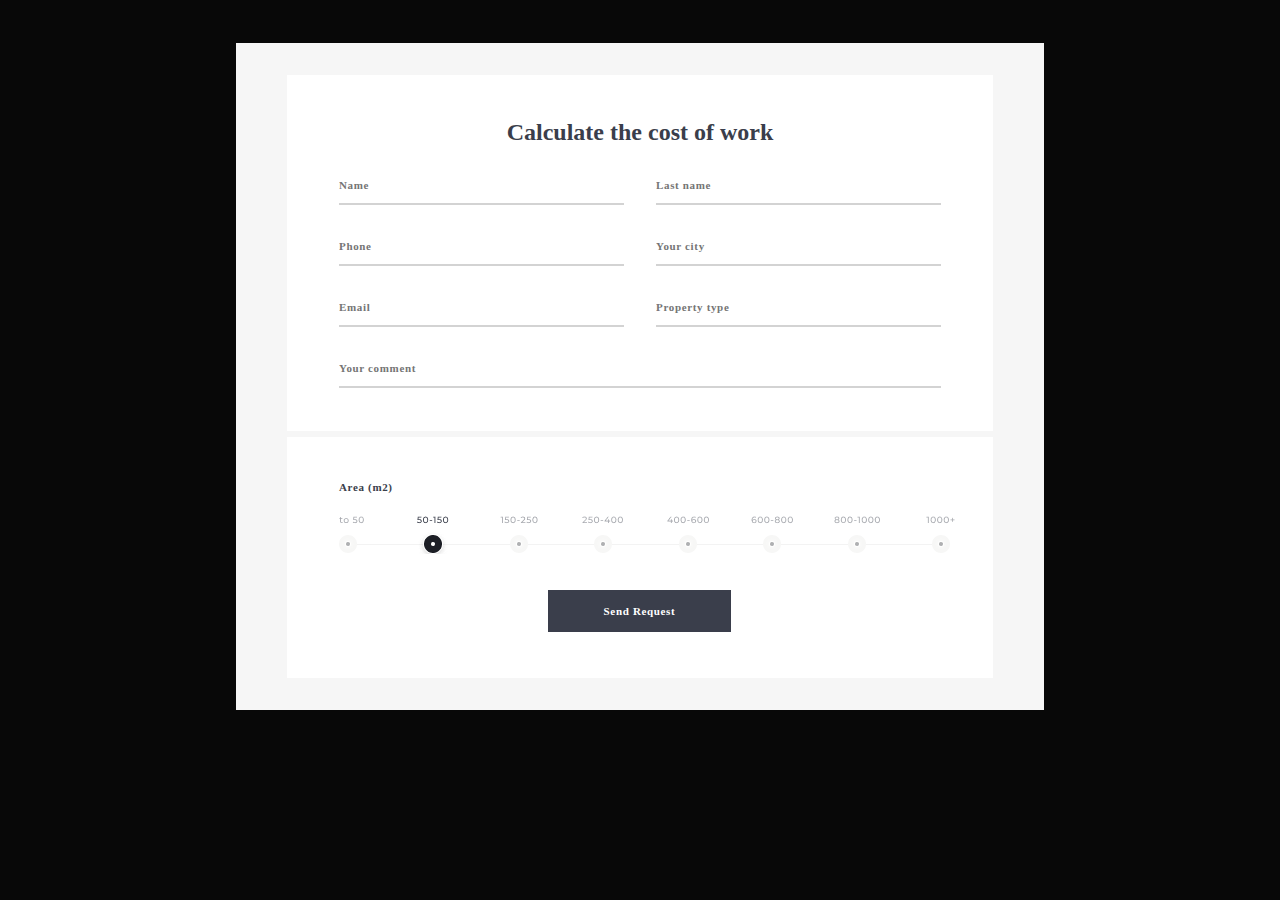
<file: popUp.html>
<!DOCTYPE html>
<html lang="en">
<head>
    <meta charset="UTF-8">
    <meta name="viewport" content="width=device-width, initial-scale=1.0">
    <title>popUp</title>
    <link rel="stylesheet" href="css/defoltStyle.css">
    <link rel="stylesheet" href="css/popUp.css">
</head>
<body>
    <div class="container-1">
        <div class="main-con">
            <div class="title-con">
                Calculate the cost of work
            </div>
            <div class="data-container">
                <div class="card-data">
                    <input type="text" placeholder="Name" class="card-data-input">
                </div>
                <div class="card-data">
                    <input type="text" placeholder="Last name" class="card-data-input">
                </div>
                <div class="card-data">
                    <input type="text" placeholder="Phone" class="card-data-input">
                </div>
                <div class="card-data">
                    <input type="text" placeholder="Your city" class="card-data-input">
                </div>
                <div class="card-data">
                    <input type="email" placeholder="Email" class="card-data-input">
                </div>
                <div class="card-data">
                    <input type="text" placeholder="Property type" class="card-data-input">
                </div>
                <div class="card-data-long">
                    <input type="text" placeholder="Your comment" class="card-data-input">
                </div>
            </div>
        </div>
        <div class="bot-con">
            <div class="area">
                Area (m2)
            </div>
            <div class="line-big"></div>
            <div class="line-small"></div>
            <div class="mid-bot-con">
                <img src="img/popUp/plus.png" alt="">
                <button>Send Request</button>
            </div>
            <div class="about-about">
                It is a long established fact that a reader will be distracted by the readable content of a page when looking at its layout. The point of using Lorem Ipsum is that it has a more-or-less normal distribution of letters, as opposed to using 'Content here, content here', making it look like readable English.
            </div>
        </div>
    </div>
    
</body>
</html>
</file>
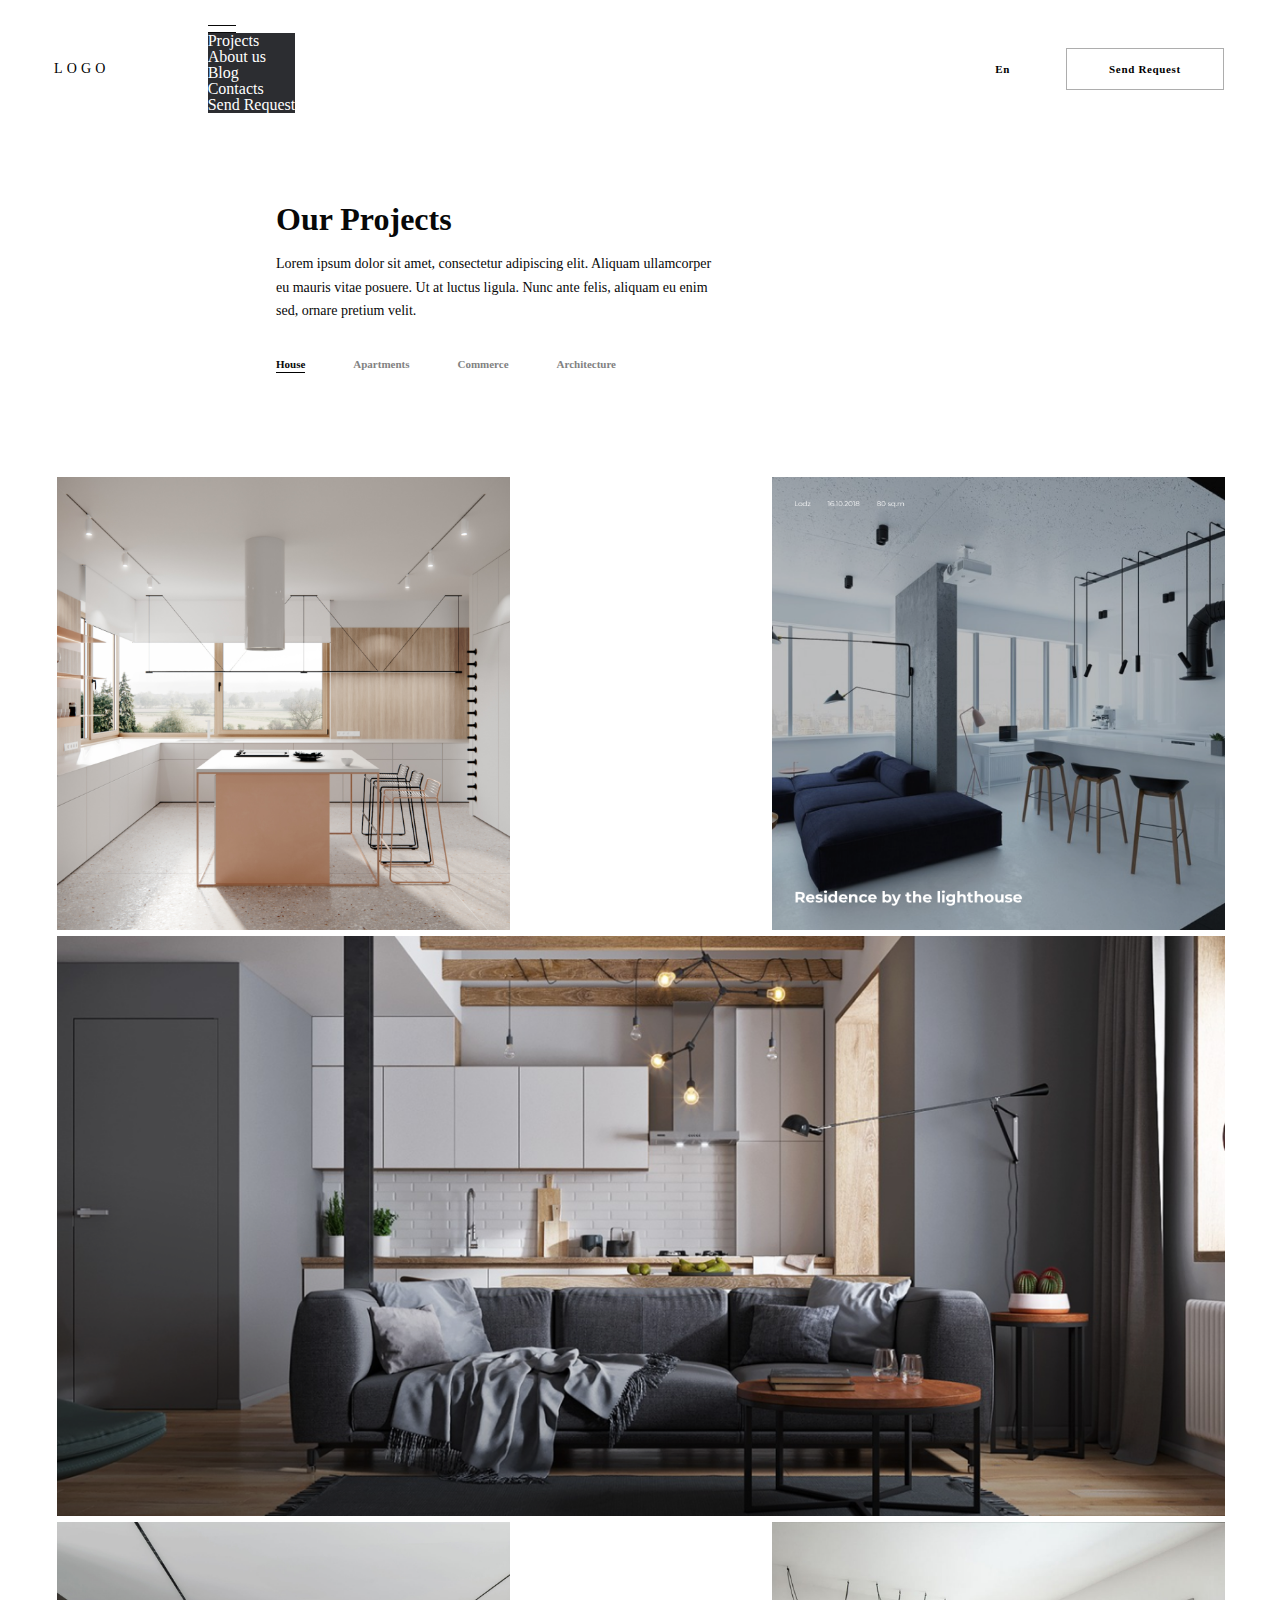
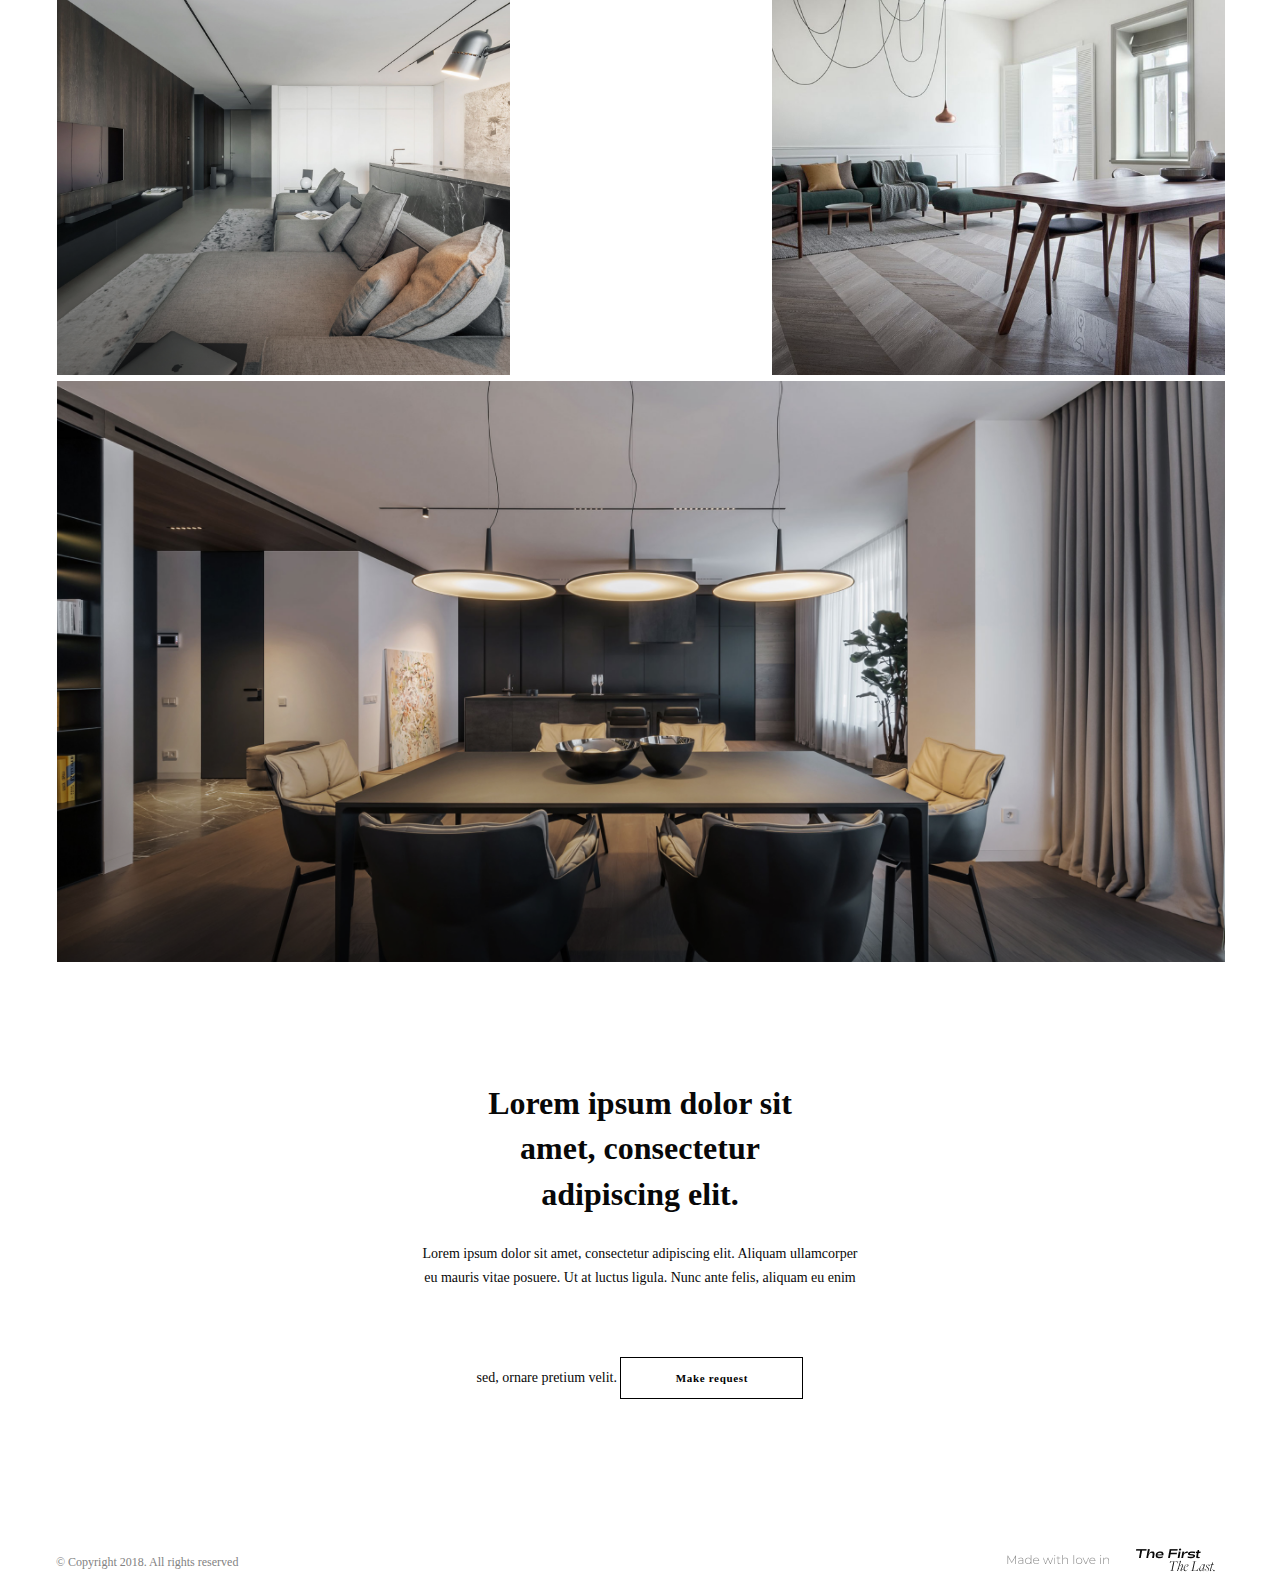
<file: projects.html>
<!DOCTYPE html>
<html lang="en">

<head>
    <meta charset="UTF-8">
    <meta name="viewport" content="width=device-width, initial-scale=1.0">
    <title>Projects</title>
    <link href="https://cdn.jsdelivr.net/npm/bootstrap@5.3.1/dist/css/bootstrap.min.css" rel="stylesheet"
    integrity="sha384-4bw+/aepP/YC94hEpVNVgiZdgIC5+VKNBQNGCHeKRQN+PtmoHDEXuppvnDJzQIu9" crossorigin="anonymous">
    <link rel="stylesheet" href="css/defoltStyle.css">
    <link rel="stylesheet" href="css/header.css">
    <link rel="stylesheet" href="css/projectsStyle.css">
</head>

<body>
    <header class="header">
    <div class="left-header-menu">
        <a class="logo-header" href="index.html">Logo</a>
        <div class="header-menu">
            <a href="news.html">Projects</a>
            <a href="oneNews.html">About us</a>
            <a href="projects.html">Blog</a>
            <a href="oneProject.html">Contacts</a>
        </div>
        <div class="drop-down-menu left-drop-down-menu">
            <button class="btn-dropdown-menu  dropdown-toggle" type="button" data-bs-toggle="dropdown"
                aria-expanded="false">
                <img class="dropdownMenu lightimg" src="img/menuLightLogo.png" alt="">
                <img class="dropdownMenu darkimg " src="img/menuDarkLogo.png" alt="">
                <span class="left-menu-span">Menu</span>
            </button>
            <ul class="dropdown-menu drop-header">
                <li><a class="dropdown-item" href="#">Projects</a></li>
                <li><a class="dropdown-item" href="#">About us</a></li>
                <li><a class="dropdown-item" href="#">Blog</a></li>
                <li><a class="dropdown-item" href="#">Contacts </a></li>
                <li><a class="dropdown-item" href="#">Send Request </a></li>
            </ul>
        </div>
    </div>

    <div class="right-header-menu">
        <a class="En-cont" href="about.html">En</a>
        <div class="Send-Request-con">
            <a class="Send-Request" href="contact.html">Send Request</a>
        </div>
        <div class="drop-down-menu right-drop-down-menu">
            <button class="btn-dropdown-menu  dropdown-toggle" type="button" data-bs-toggle="dropdown"
                aria-expanded="false">
                <img class="dropdownMenu lightimg" src="img/menuLightLogo.png" alt="">
                <img class="dropdownMenu darkimg2 " src="img/menuDarkLogo.png" alt="">
            </button>
            <ul class="dropdown-menu drop-header">
                <li><a class="dropdown-item" href="#">Projects</a></li>
                <li><a class="dropdown-item" href="#">About us</a></li>
                <li><a class="dropdown-item" href="#">Blog</a></li>
                <li><a class="dropdown-item" href="#">Contacts </a></li>
                <li><a class="dropdown-item" href="#">Send Request </a></li>
            </ul>
        </div>
    </div>


</header>

    <div class="container-1">
        <div class="left-container-1">
            Our Projects
        </div>
        <div class="right-container-1">
            <div class="top-right-container-1">
                Lorem ipsum dolor sit amet, consectetur adipiscing elit. Aliquam ullamcorper eu mauris vitae posuere. Ut
                at luctus ligula. Nunc ante felis, aliquam eu enim sed, ornare pretium velit.
            </div>
            <div class="bot-right-container-1">
                <div class="row-container-1 main-row-container-1">
                    House
                </div>
                <div class="row-container-1">
                    Apartments
                </div>
                <div class="row-container-1">
                    Commerce
                </div>
                <div class="row-container-1">
                    Architecture
                </div>
            </div>

        </div>
        
        <div class="appartments">
            Apartments <img src="img/news/downarrow.png" alt="">
        </div>
    </div>

    <div class="container-2">
        <div class="line1-container-2">
            <img src="img/projects/bg1.png" alt="">
            <img src="img/projects/bg2.png" alt="">
        </div>
        <div class="line2-container-2">
            <img src="img/projects/bg3.png" alt="">
        </div>
        <div class="line3-container-2">
            <img src="img/projects/bg4.png" alt="">
            <img src="img/projects/bg5.png" alt="">
        </div>
        <div class="line4-container-2">
            <img src="img/projects/bg6.png" alt="">
        </div>
    </div>

    <div class="container-3">
        <div class="leftSide-bot-container-3">
            Lorem ipsum dolor sit amet, consectetur adipiscing elit. 
        </div>
        <div class="rightSide-bot-container-3">
            <div>
                Lorem ipsum dolor sit amet, consectetur adipiscing elit. Aliquam ullamcorper eu mauris vitae posuere. Ut at luctus ligula. Nunc ante felis, aliquam eu enim sed, ornare pretium velit.
                <button>
                    Make request
                </button>
            </div>
        </div>
    </div>

    <div class="bot-container-5">
        <div class="left-bot-container-5">
            © Copyright 2018. All rights reserved
        </div>
        <div class="right-bot-container-5">
            <img src="img/oneNews/botimg.png" alt="">
        </div>
    </div>

    <script src="https://cdn.jsdelivr.net/npm/@popperjs/core@2.11.8/dist/umd/popper.min.js"
    integrity="sha384-I7E8VVD/ismYTF4hNIPjVp/Zjvgyol6VFvRkX/vR+Vc4jQkC+hVqc2pM8ODewa9r"
    crossorigin="anonymous"></script>
<script src="https://cdn.jsdelivr.net/npm/bootstrap@5.3.1/dist/js/bootstrap.min.js"
    integrity="sha384-Rx+T1VzGupg4BHQYs2gCW9It+akI2MM/mndMCy36UVfodzcJcF0GGLxZIzObiEfa"
    crossorigin="anonymous"></script>

</body>

</html>
</file>
<file: css/defoltStyle.css>
@font-face {
  font-family: "Montserrat-VariableFont_wght";
  font-display: swap;
  src: url("../fonts/Montserrat-VariableFont_wght.woff") format("woff"), url("../fonts/Montserrat-VariableFont_wght.woff2") format("woff2");
  font-weight: 400;
  font-style: normal;
}
* {
  padding: 0;
  margin: 0;
  border: 0;
}

*,
*:before,
*:after {
  -moz-box-sizing: border-box;
  -webkit-box-sizing: border-box;
  box-sizing: border-box;
}

:focus,
:active {
  outline: none;
}

a:focus,
a:active {
  outline: none;
}

nav,
footer,
header,
aside {
  display: block;
}

html,
body {
  height: 100%;
  width: 100%;
  font-style: 100%;
  line-height: 1;
  font-style: 14px;
  -ms-text-size-adjust: 100%;
  -moz-text-size-adjust: 100%;
  -webkit-text-size-adjust: 100%;
  background: white;
  color: black;
}

a {
  color: black;
}

input,
button,
textarea {
  font-family: inherit;
}

input::-ms-clear {
  display: none;
}

button {
  cursor: pointer;
}

button::-moz-focus-inner {
  padding: 0;
  border: 0;
}

a,
a:visited {
  text-decoration: none;
}

a:hover {
  text-decoration: none;
}

ul li {
  list-style-type: none;
}

img {
  vertical-align: top;
}

h1,
h2,
h3,
h4,
h5,
h6 {
  font-style: inherit;
  font-weight: 400;
}
</file>
<file: css/header.css>
header {
  padding-top: 24px;
  padding-bottom: 24px;
  color: white;
  margin: auto;
  max-width: 1312px;
  display: flex;
  justify-content: space-between;
  align-items: center;
}
header .drop-down-menu {
  display: block;
}
header .drop-down-menu .btn-dropdown-menu {
  background-color: rgba(255, 0, 0, 0);
  border: none;
  display: flex;
  align-items: center;
}
header .drop-down-menu .dropdown-toggle::after {
  content: none;
}
header .drop-down-menu .drop-header {
  background: #2C2D31;
}
header .drop-down-menu .dropdown-item {
  color: white;
}
header .drop-down-menu span {
  color: #FFF;
  font-family: "Montserrat";
  font-size: 11px;
  font-style: normal;
  font-weight: 600;
  line-height: normal;
  letter-spacing: 0.66px;
}
header .left-header-menu {
  width: 539px;
  margin-left: -2px;
  display: flex;
  justify-content: space-between;
}
header .left-header-menu .logo-header {
  color: white;
  font-family: "Montserrat";
  font-size: 14px;
  font-style: normal;
  font-weight: 400;
  line-height: normal;
  letter-spacing: 4.2px;
  text-transform: uppercase;
}
header .left-header-menu .header-menu {
  margin-top: -1px;
}
header .left-header-menu .header-menu a {
  color: white;
  font-family: "Montserrat";
  font-size: 11px;
  font-style: normal;
  font-weight: 600;
  line-height: normal;
  letter-spacing: 0.66px;
  margin-left: 44px;
}
header .left-header-menu .left-drop-down-menu {
  display: none;
}
header .right-header-menu {
  display: flex;
  align-items: center;
}
header .right-header-menu .En-cont {
  margin-right: 83px;
  color: white;
  font-family: "Montserrat";
  font-size: 11px;
  font-style: normal;
  font-weight: 600;
  line-height: normal;
  letter-spacing: 0.66px;
}
header .right-header-menu .Send-Request-con {
  width: 183px;
  height: 48px;
  border: 1px solid rgba(253, 253, 253, 0.32);
  display: flex;
  justify-content: center;
  align-items: center;
}
header .right-header-menu .Send-Request-con .Send-Request {
  color: white;
  font-family: "Montserrat";
  font-size: 11px;
  font-style: normal;
  font-weight: 600;
  line-height: normal;
  letter-spacing: 0.66px;
}
header .right-drop-down-menu {
  display: none;
}
header .right-drop-down-menu .darkimg2 {
  display: none;
}
header .right-drop-down-menu .darkimg {
  display: none;
  width: 30px;
  height: 30px;
}
header .btn-dropdown-menu-dark {
  display: none;
}

@media (max-width: 1400px) {
  header {
    padding-top: 25px;
    padding-bottom: 24px;
    color: white;
    margin: auto;
    max-width: 1312px;
    display: flex;
    justify-content: space-between;
    align-items: center;
    padding-left: 56px;
    padding-right: 56px;
  }
  header .left-header-menu {
    width: auto;
    margin-left: -2px;
    display: flex;
    justify-content: space-between;
    align-items: center;
  }
  header .left-header-menu .logo-header {
    color: white;
    font-family: "Montserrat";
    font-size: 14px;
    font-style: normal;
    font-weight: 400;
    line-height: normal;
    letter-spacing: 4.2px;
    text-transform: uppercase;
  }
  header .left-header-menu .header-menu {
    margin-top: -1px;
    display: none;
  }
  header .left-header-menu .header-menu a {
    color: white;
    font-family: "Montserrat";
    font-size: 11px;
    font-style: normal;
    font-weight: 600;
    line-height: normal;
    letter-spacing: 0.66px;
    margin-left: 44px;
  }
  header .left-header-menu .left-drop-down-menu {
    margin-left: 98px;
    display: block;
  }
  header .left-header-menu .left-drop-down-menu img {
    margin-top: -4px;
  }
  header .left-header-menu .left-drop-down-menu .darkimg {
    margin-top: 0px;
    display: none;
  }
  header .left-header-menu .left-drop-down-menu span {
    margin-left: 24px;
    margin-top: -4px;
  }
  header .right-header-menu {
    display: flex;
    align-items: center;
  }
  header .right-header-menu .En-cont {
    margin-right: 56px;
    color: white;
    font-family: "Montserrat";
    font-size: 11px;
    font-style: normal;
    font-weight: 600;
    line-height: normal;
    letter-spacing: 0.66px;
  }
  header .right-header-menu .Send-Request-con {
    width: 158px;
    height: 42px;
    border: 1px solid rgba(253, 253, 253, 0.32);
    display: flex;
    justify-content: center;
    align-items: center;
  }
  header .right-header-menu .Send-Request-con .Send-Request {
    color: white;
    font-family: "Montserrat";
    font-size: 11px;
    font-style: normal;
    font-weight: 600;
    line-height: normal;
    letter-spacing: 0.66px;
  }
  header .right-drop-down-menu {
    display: none;
  }
  header .right-drop-down-menu .darkimg {
    display: none;
    width: 30px;
    height: 30px;
  }
  header .btn-dropdown-menu-dark {
    display: none;
  }
}
@media (max-width: 1000px) {
  header {
    padding-top: 25px;
    padding-bottom: 24px;
    color: white;
    margin: auto;
    max-width: 1312px;
    display: flex;
    justify-content: space-between;
    align-items: center;
    padding-left: 50px;
    padding-right: 48px;
  }
  header .left-header-menu {
    width: auto;
    margin-left: -2px;
    display: flex;
    justify-content: space-between;
    align-items: center;
  }
  header .left-header-menu .logo-header {
    color: white;
    font-family: "Montserrat";
    font-size: 14px;
    font-style: normal;
    font-weight: 400;
    line-height: normal;
    letter-spacing: 4.2px;
    text-transform: uppercase;
  }
  header .left-header-menu .header-menu {
    margin-top: -1px;
    display: none;
  }
  header .left-header-menu .header-menu a {
    color: white;
    font-family: "Montserrat";
    font-size: 11px;
    font-style: normal;
    font-weight: 600;
    line-height: normal;
    letter-spacing: 0.66px;
    margin-left: 44px;
  }
  header .left-header-menu .left-drop-down-menu {
    margin-left: 94px;
    display: block;
  }
  header .left-header-menu .left-drop-down-menu img {
    margin-top: 0px;
  }
  header .left-header-menu .left-drop-down-menu .darkimg {
    display: none;
  }
  header .left-header-menu .left-drop-down-menu span {
    margin-left: 20px;
    margin-top: 0px;
  }
  header .right-header-menu {
    display: flex;
    align-items: center;
  }
  header .right-header-menu .En-cont {
    margin-top: 2px;
    margin-right: 56px;
    color: white;
    font-family: "Montserrat";
    font-size: 11px;
    font-style: normal;
    font-weight: 600;
    line-height: normal;
    letter-spacing: 0.66px;
  }
  header .right-header-menu .Send-Request-con {
    width: 158px;
    height: 42px;
    border: 1px solid rgba(253, 253, 253, 0.32);
    display: flex;
    justify-content: center;
    align-items: center;
  }
  header .right-header-menu .Send-Request-con .Send-Request {
    color: white;
    font-family: "Montserrat";
    font-size: 11px;
    font-style: normal;
    font-weight: 600;
    line-height: normal;
    letter-spacing: 0.66px;
  }
  header .right-drop-down-menu {
    display: none;
  }
  header .right-drop-down-menu .darkimg {
    display: none;
    width: 30px;
    height: 30px;
  }
  header .btn-dropdown-menu-dark {
    display: none;
  }
}
@media (max-width: 700px) {
  header {
    padding-top: 20px;
    padding-bottom: 24px;
    color: white;
    margin: auto;
    max-width: 1312px;
    display: flex;
    justify-content: space-between;
    align-items: center;
    padding-left: 26px;
    padding-right: 22px;
  }
  header .left-header-menu {
    width: auto;
    margin-left: -2px;
    display: flex;
    justify-content: space-between;
    align-items: center;
  }
  header .left-header-menu .logo-header {
    color: white;
    font-family: "Montserrat";
    font-size: 14px;
    font-style: normal;
    font-weight: 400;
    line-height: normal;
    letter-spacing: 4.2px;
    text-transform: uppercase;
  }
  header .left-header-menu .header-menu {
    margin-top: -1px;
    display: none;
  }
  header .left-header-menu .header-menu a {
    color: white;
    font-family: "Montserrat";
    font-size: 11px;
    font-style: normal;
    font-weight: 600;
    line-height: normal;
    letter-spacing: 0.66px;
    margin-left: 44px;
  }
  header .left-header-menu .left-drop-down-menu {
    margin-left: 94px;
    display: none;
  }
  header .left-header-menu .left-drop-down-menu img {
    margin-top: 0px;
  }
  header .left-header-menu .left-drop-down-menu .darkimg {
    display: none;
  }
  header .left-header-menu .left-drop-down-menu span {
    margin-left: 20px;
    margin-top: 0px;
  }
  header .right-header-menu {
    display: flex;
    align-items: center;
  }
  header .right-header-menu .En-cont {
    margin-top: 2px;
    margin-right: 54px;
    color: white;
    font-family: "Montserrat";
    font-size: 11px;
    font-style: normal;
    font-weight: 600;
    line-height: normal;
    letter-spacing: 0.66px;
  }
  header .right-header-menu .Send-Request-con {
    width: 158px;
    height: 42px;
    border: 1px solid rgba(253, 253, 253, 0.32);
    display: none;
    justify-content: center;
    align-items: center;
  }
  header .right-header-menu .Send-Request-con .Send-Request {
    color: white;
    font-family: "Montserrat";
    font-size: 11px;
    font-style: normal;
    font-weight: 600;
    line-height: normal;
    letter-spacing: 0.66px;
  }
  header .right-header-menu .right-drop-down-menu {
    display: block;
  }
  header .right-header-menu .right-drop-down-menu .lightimg {
    margin-top: 2px;
  }
  header .right-header-menu .right-drop-down-menu .darkimg {
    display: none;
    width: 30px;
    height: 30px;
  }
  header .btn-dropdown-menu-dark {
    display: none;
  }
}
</file>
<file: css/indexStyle.css>
.container-1 {
  margin: auto;
  max-width: 1440px;
  height: 744px;
  background-image: url(../img/container1/bg1.png), url(../img/container1/bg2.png);
  background-repeat: no-repeat, no-repeat;
  background-size: 1227px 744px, 213px 744px;
  background-position: left top, right top;
  position: relative;
}
.container-1 .title-container-1 {
  color: white;
  width: 497px;
  height: 122px;
  font-family: "Montserrat";
  font-size: 56px;
  font-style: normal;
  font-weight: 700;
  line-height: normal;
  margin-top: 183px;
  margin-left: 263px;
}
.container-1 .discover-container-1 {
  margin-left: 280px;
  margin-top: 52px;
  max-width: 990px;
  display: flex;
  align-items: center;
  justify-content: space-between;
  font-family: "Montserrat";
  font-size: 10px;
  font-style: normal;
  font-weight: 700;
  line-height: normal;
  letter-spacing: 1.2px;
  text-transform: uppercase;
  color: white;
}
.container-1 .discover-container-1 img {
  margin-top: -1px;
}
.container-1 .discover-container-1 .arrow1024 {
  display: none;
}
.container-1 .discover-container-1 .arrow375 {
  display: none;
}
.container-1 .bot-container-1 {
  display: flex;
  margin-left: 64px;
  align-items: center;
  margin-top: 214px;
}
.container-1 .bot-container-1 .logo-irl-con-1 {
  display: flex;
}
.container-1 .bot-container-1 .logo-irl-con-1 a {
  color: white;
  font-family: "Montserrat";
  font-size: 11px;
  font-style: normal;
  font-weight: 600;
  line-height: normal;
  letter-spacing: 0.66px;
  margin-right: 16px;
}
.container-1 .bot-container-1 .city-bot-con-1 {
  margin-left: 107px;
  display: flex;
  align-items: center;
  color: white;
  width: 117px;
  height: 24px;
  border-radius: 8.708px;
  background: rgba(255, 255, 255, 0.5);
  font-family: "Montserrat";
  font-size: 11px;
  font-style: normal;
  font-weight: 600;
  line-height: normal;
  letter-spacing: 0.66px;
}
.container-1 .bot-container-1 .city-bot-con-1 .map-con-1 {
  margin-left: 13px;
  margin-right: 6px;
}
.container-1 .bot-container-1 .city-bot-con-1 .downarrow-con-1 {
  margin-left: 31px;
  margin-top: 2px;
}
.container-1 .bot-container-1 .number-con-1 {
  margin-left: 72px;
  color: white;
  font-family: "Montserrat";
  font-size: 11px;
  font-style: normal;
  font-weight: 600;
  line-height: normal;
  letter-spacing: 0.66px;
}
.container-1 .bot-container-1 .email-con-1 {
  margin-left: 31px;
  color: white;
  font-family: "Montserrat";
  font-size: 11px;
  font-style: normal;
  font-weight: 600;
  line-height: normal;
  letter-spacing: 0.66px;
}
.container-1 .textobert {
  position: absolute;
  top: 50.8%;
  left: 88.3%;
}
.container-1 .textobert1024 {
  display: none;
}
.container-1 .textobert768 {
  display: none;
}
.container-1 .textobert375 {
  display: none;
}

.container-2 {
  margin: auto;
  max-width: 1440px;
  padding: 140px 0px 140px 197px;
  display: flex;
  justify-content: space-between;
}
.container-2 .left-container-2 {
  width: 515px;
}
.container-2 .left-container-2 .title-container-2 {
  margin-top: 80px;
  margin-bottom: 26px;
  color: #080808;
  font-family: "Montserrat";
  font-size: 36px;
  font-style: normal;
  font-weight: 700;
  line-height: normal;
}
.container-2 .left-container-2 .about-container-2 {
  color: #080808;
  font-family: "Montserrat";
  font-size: 14px;
  font-style: normal;
  font-weight: 300;
  line-height: 170.66%;
  margin-bottom: 13px;
}
.container-2 .left-container-2 .discover-container-2 {
  display: flex;
  align-items: center;
  margin-top: 57px;
  font-family: "Montserrat";
  font-size: 10px;
  font-style: normal;
  font-weight: 800;
  line-height: normal;
  letter-spacing: 1.2px;
  text-transform: uppercase;
  color: #080808;
}
.container-2 .left-container-2 .discover-container-2 span {
  margin-left: 9px;
  margin-right: 8px;
}
.container-2 .left-container-2 .imgs-container-2 {
  position: relative;
}
.container-2 .left-container-2 .imgs-container-2 .img-bot-con2 {
  margin-top: 262px;
}
.container-2 .left-container-2 .imgs-container-2 .img-top-con2 {
  position: absolute;
  top: 20.8%;
  left: 45.8%;
}
.container-2 .right-container-2 {
  display: flex;
  flex-direction: column;
  align-items: end;
}
.container-2 .right-container-2 .about-right-container-2 {
  margin-top: 229px;
  display: flex;
  justify-content: end;
  color: #080808;
  font-family: "Montserrat";
  font-size: 36px;
  font-style: normal;
  font-weight: 700;
  line-height: normal;
}
.container-2 .right-container-2 .about-right-container-2 .about-about-right-container-2 {
  font-family: "Montserrat";
  font-size: 20px;
  font-style: normal;
  font-weight: 300;
  line-height: 170.66%;
  color: #080808;
  width: 380px;
  margin-right: 140px;
  margin-left: 32px;
}
.container-2 .right-container-2 .about-right-container-2 .sidetext1 {
  margin-right: 64px;
  margin-top: 4px;
}

.container-3 {
  max-width: 1440px;
  background-color: #080808;
  padding-top: 140px;
  margin: auto;
}
.container-3 .top-container-3 {
  display: flex;
  flex-direction: column;
  align-items: center;
}
.container-3 .top-container-3 .title-container-3 {
  margin: auto;
  font-family: "Montserrat";
  font-size: 36px;
  font-style: normal;
  font-weight: 700;
  line-height: normal;
  color: #fff;
}
.container-3 .top-container-3 .about-container-3 {
  margin-top: 32px;
  width: 449px;
  color: #828282;
  text-align: center;
  font-family: "Montserrat";
  font-size: 14px;
  font-style: normal;
  font-weight: 300;
  line-height: 165.66%;
  text-align: center;
}
.container-3 .main-container-3 {
  margin-top: 133px;
}
.container-3 .main-container-3 .line1-container-3 {
  display: flex;
  justify-content: center;
  margin-left: -2px;
}
.container-3 .main-container-3 .line1-container-3 .line1-img1 {
  width: 653px;
  height: 653px;
  background: url(../img/container3/img1.png);
  margin-right: 8px;
}
.container-3 .main-container-3 .line1-container-3 .line1-img2 {
  width: 653px;
  height: 653px;
  background: url(../img/container3/img2.png);
  clip-path: polygon(0 0, 93% 0, 100% 5%, 100% 95%, 93% 100%, 0 100%);
}
.container-3 .main-container-3 .line2-container-3 {
  margin: auto;
  margin-top: 8px;
  display: flex;
  justify-content: center;
}
.container-3 .main-container-3 .line2-container-3 .line2-img3 {
  margin-left: -2px;
  width: 1314px;
  height: 653px;
  background: url(../img/container3/img3.png);
}
.container-3 .main-container-3 .line3-container-3 {
  margin-top: 8px;
  display: flex;
  justify-content: center;
  margin-left: -2px;
}
.container-3 .main-container-3 .line3-container-3 .line1-img4 {
  width: 653px;
  height: 653px;
  background: url(../img/container3/img4.png);
  margin-right: 8px;
}
.container-3 .main-container-3 .line3-container-3 .line1-img5 {
  width: 653px;
  height: 653px;
  background: url(../img/container3/img5.png);
  background-image: url(../img/container3/img6.png), url(../img/container3/img5.png);
  background-size: 243px 323px, cover;
  background-position: center center, center center;
  background-repeat: no-repeat, no-repeat;
  color: #080808;
  font-family: "Montserrat";
  font-size: 22px;
  font-style: normal;
  font-weight: 700;
  line-height: 126.776%;
  text-align: center;
  padding-top: 113px;
}
.container-3 .bot-container-3 {
  width: 1046px;
  margin: auto;
  padding-top: 177px;
  padding-bottom: 180px;
  background: url(../img/container3/img7.png) no-repeat;
  background-position: 45.3% 43.8%;
}
.container-3 .bot-container-3 .leftSide-bot-container-3 {
  width: 424px;
  color: #fff;
  font-family: "Montserrat";
  font-size: 36px;
  font-style: normal;
  font-weight: 700;
  line-height: 142.4%;
}
.container-3 .bot-container-3 .rightSide-bot-container-3 {
  margin-left: auto;
  margin-top: 26px;
  width: 338px;
  color: #FFF;
  font-family: "Montserrat";
  font-size: 14px;
  font-style: normal;
  font-weight: 300;
  line-height: 170.66%;
}
.container-3 .bot-container-3 .rightSide-bot-container-3 button {
  margin-top: 45px;
  width: 183px;
  height: 48px;
  background-color: #fff;
  font-family: "Montserrat";
  font-size: 11px;
  font-style: normal;
  font-weight: 600;
  line-height: normal;
  letter-spacing: 0.66px;
}

.container-4 {
  max-width: 1440px;
  height: 814px;
  background-color: white;
  padding-top: 345px;
  margin: auto;
  display: flex;
  flex-direction: column;
  align-items: center;
  position: relative;
}
.container-4 .top-container-4 {
  color: #080808;
  font-family: "Montserrat";
  font-size: 56px;
  font-style: normal;
  font-weight: 700;
  line-height: normal;
}
.container-4 .bot-container-4 {
  margin-top: 18px;
  width: 390px;
  color: #080808;
  text-align: center;
  font-family: "Montserrat";
  font-size: 14px;
  font-style: normal;
  font-weight: 300;
  line-height: 160.66%;
}
.container-4 .img1-container-4 {
  position: absolute;
  left: 0%;
  top: 14.78%;
  z-index: 2;
}
.container-4 .img2-container-4 {
  position: absolute;
  left: 5.6%;
  top: 0%;
}
.container-4 .img3-container-4 {
  position: absolute;
  left: 49.3%;
  top: 0%;
  z-index: 2;
}
.container-4 .img4-container-4 {
  position: absolute;
  left: 69.05%;
  top: 0%;
}
.container-4 .img5-container-4 {
  position: absolute;
  left: 73.7%;
  top: 44.7%;
  z-index: 2;
}
.container-4 .img6-container-4 {
  position: absolute;
  left: 49.3%;
  top: 80.5%;
}
.container-4 .img7-container-4 {
  position: absolute;
  left: 14.9%;
  top: 61.4%;
}
.container-4 .img8-container-4 {
  position: absolute;
  left: 0%;
  top: 81%;
}

.container-5 {
  margin: auto;
  max-width: 1440px;
  height: 669px;
  background: url(../img/container5/phon.png);
}
.container-5 .top-container-5 {
  margin: auto;
  max-width: 1452px;
  padding: 119px 195px 0;
}
.container-5 .top-container-5 .title-container-5 {
  color: #FFF;
  font-family: "Montserrat";
  font-size: 36px;
  font-style: normal;
  font-weight: 700;
  line-height: normal;
}
.container-5 .top-container-5 .about-container-5 {
  margin-top: 12px;
  max-width: 390px;
  color: #FFF;
  font-family: "Montserrat";
  font-size: 14px;
  font-style: normal;
  font-weight: 300;
  line-height: 170.66%;
}
.container-5 .mid-container-5 {
  margin: auto;
  max-width: 1052px;
  margin-top: 64px;
  margin-bottom: 63px;
  display: flex;
  justify-content: space-between;
}
.container-5 .mid-container-5 .kyiv-city {
  width: 133px;
}
.container-5 .mid-container-5 .lviv-city {
  width: 162px;
}
.container-5 .mid-container-5 .kharkiv-city {
  width: 154px;
}
.container-5 .mid-container-5 .left-mid-container-5 {
  width: 652px;
  display: flex;
  justify-content: space-between;
}
.container-5 .mid-container-5 .left-mid-container-5 .column-con-5 .column-city {
  color: #FFF;
  font-family: "Montserrat";
  font-size: 16px;
  font-style: normal;
  font-weight: 700;
  line-height: 136.528%;
  margin-bottom: 18px;
}
.container-5 .mid-container-5 .left-mid-container-5 .column-con-5 .column-menu {
  color: #FFF;
  font-family: "Montserrat";
  font-size: 11px;
  font-style: normal;
  font-weight: 300;
  line-height: normal;
  letter-spacing: 0.66px;
  margin-bottom: 6px;
}
.container-5 .mid-container-5 .right-mid-container-5 .gmail-con5 {
  color: #FFF;
  font-family: "Montserrat";
  font-size: 11px;
  font-style: normal;
  font-weight: 600;
  line-height: normal;
  letter-spacing: 0.66px;
}
.container-5 .mid-container-5 .right-mid-container-5 .logo-con5 {
  display: flex;
  color: #FFF;
  font-family: "Montserrat";
  font-size: 11px;
  font-style: normal;
  font-weight: 600;
  line-height: normal;
  letter-spacing: 0.66px;
  margin-top: 23px;
}
.container-5 .mid-container-5 .right-mid-container-5 .logo-con5 .logo-item-con5 {
  margin-right: 16px;
}
.container-5 .make-request {
  font-family: "Montserrat";
  font-size: 11px;
  font-style: normal;
  font-weight: 600;
  line-height: normal;
  letter-spacing: 0.66px;
  width: 183px;
  height: 48px;
  background-color: #FFF;
  margin-left: 13.38%;
  padding-left: 3px;
  padding-top: 2px;
}
.container-5 .bot-container-5 {
  margin-top: 120px;
  display: flex;
  justify-content: space-between;
  align-items: center;
  padding-left: 64px;
  padding-right: 64px;
}
.container-5 .bot-container-5 .left-bot-container-5 {
  color: #828282;
  font-family: "Montserrat";
  font-size: 12px;
  font-style: normal;
  font-weight: 300;
  line-height: 152.375%;
}
@media (max-width: 1400px) {
  .container-1 {
    margin: auto;
    max-width: 1440px;
    height: 710px;
    background-image: url(../img/container1/bg1.png), url(../img/container1/bg2.png);
    background-repeat: no-repeat, no-repeat;
    background-size: 84.2% 710px, 15.8% 710px;
    background-position: left top, right top;
    position: relative;
  }
  .container-1 .title-container-1 {
    color: white;
    width: 440px;
    height: 122px;
    font-family: "Montserrat";
    font-size: 48px;
    font-style: normal;
    font-weight: 700;
    line-height: normal;
    margin-top: 193px;
    margin-left: 159px;
  }
  .container-1 .discover-container-1 {
    margin-left: 175px;
    margin-top: 22px;
    max-width: 688px;
    display: flex;
    align-items: center;
    justify-content: space-between;
    font-family: "Montserrat";
    font-size: 10px;
    font-style: normal;
    font-weight: 700;
    line-height: normal;
    letter-spacing: 1.2px;
    text-transform: uppercase;
    color: white;
  }
  .container-1 .discover-container-1 img {
    margin-top: -3px;
  }
  .container-1 .discover-container-1 .arrow1440 {
    display: none;
  }
  .container-1 .discover-container-1 .arrow1024 {
    display: block;
  }
  .container-1 .bot-container-1 {
    display: flex;
    margin-left: 55px;
    align-items: center;
    margin-top: 213px;
  }
  .container-1 .bot-container-1 .logo-irl-con-1 {
    display: flex;
  }
  .container-1 .bot-container-1 .logo-irl-con-1 a {
    color: white;
    font-family: "Montserrat";
    font-size: 11px;
    font-style: normal;
    font-weight: 600;
    line-height: normal;
    letter-spacing: 0.66px;
    margin-right: 16px;
  }
  .container-1 .bot-container-1 .city-bot-con-1 {
    margin-left: 63px;
    display: flex;
    align-items: center;
    color: white;
    width: 117px;
    height: 24px;
    border-radius: 88px;
    border: 1px solid #C4C4C4;
    background: rgba(255, 255, 255, 0);
    font-family: "Montserrat";
    font-size: 11px;
    font-style: normal;
    font-weight: 600;
    line-height: normal;
    letter-spacing: 0.66px;
  }
  .container-1 .bot-container-1 .city-bot-con-1 .map-con-1 {
    margin-left: 13px;
    margin-right: 6px;
  }
  .container-1 .bot-container-1 .city-bot-con-1 .downarrow-con-1 {
    margin-left: 31px;
    margin-top: 2px;
  }
  .container-1 .bot-container-1 .number-con-1 {
    margin-left: 40px;
    color: white;
    font-family: "Montserrat";
    font-size: 11px;
    font-style: normal;
    font-weight: 600;
    line-height: normal;
    letter-spacing: 0.66px;
  }
  .container-1 .bot-container-1 .email-con-1 {
    margin-left: 39px;
    color: white;
    font-family: "Montserrat";
    font-size: 11px;
    font-style: normal;
    font-weight: 600;
    line-height: normal;
    letter-spacing: 0.66px;
  }
  .container-1 .textobert {
    position: absolute;
    top: 64.8%;
    left: 88.8%;
    display: none;
  }
  .container-1 .textobert1024 {
    position: absolute;
    top: 49.6%;
    left: 88.1%;
    display: none;
  }
  .container-2 {
    margin: auto;
    max-width: 1440px;
    padding: 124px 0px 120px 158px;
    display: flex;
    justify-content: space-between;
  }
  .container-2 .left-container-2 {
    width: 448px;
  }
  .container-2 .left-container-2 .title-container-2 {
    margin-top: 56px;
    margin-bottom: 14px;
    color: #080808;
    font-family: "Montserrat";
    font-size: 32px;
    font-style: normal;
    font-weight: 700;
    line-height: normal;
  }
  .container-2 .left-container-2 .about-container-2 {
    width: 448px;
    color: #080808;
    font-family: "Montserrat";
    font-size: 14px;
    font-style: normal;
    font-weight: 300;
    line-height: 170.66%;
    margin-bottom: 13px;
  }
  .container-2 .left-container-2 .discover-container-2 {
    display: flex;
    align-items: center;
    margin-top: 36px;
    font-family: "Montserrat";
    font-size: 10px;
    font-style: normal;
    font-weight: 800;
    line-height: normal;
    letter-spacing: 1.2px;
    text-transform: uppercase;
    color: #080808;
  }
  .container-2 .left-container-2 .discover-container-2 span {
    margin-left: 9px;
    margin-right: 8px;
  }
  .container-2 .left-container-2 .imgs-container-2 {
    position: relative;
  }
  .container-2 .left-container-2 .imgs-container-2 .img-bot-con2 {
    margin-top: 191px;
    width: 190px;
    height: 237px;
  }
  .container-2 .left-container-2 .imgs-container-2 .img-top-con2 {
    width: 190px;
    height: 117px;
    position: absolute;
    top: 22.6%;
    left: 34.8%;
  }
  .container-2 .right-container-2 {
    display: flex;
    flex-direction: column;
    align-items: start;
  }
  .container-2 .right-container-2 .img1 {
    width: 349px;
    height: 439px;
  }
  .container-2 .right-container-2 .about-right-container-2 {
    margin-top: 221px;
    display: flex;
    color: #080808;
    font-family: "Montserrat";
    font-size: 25px;
    font-style: normal;
    font-weight: 700;
    line-height: normal;
    margin-left: -150px;
    margin-right: 0px;
  }
  .container-2 .right-container-2 .about-right-container-2 .about-about-right-container-2 {
    font-family: "Montserrat";
    font-size: 16px;
    font-style: normal;
    font-weight: 300;
    line-height: 170.66%;
    color: #080808;
    width: 313px;
    margin-right: 0px;
    margin-left: 19px;
    margin-top: -5px;
  }
  .container-2 .right-container-2 .about-right-container-2 .sidetext1 {
    margin-right: 0px;
    margin-top: 4px;
    display: none;
  }
  .container-3 {
    max-width: 1440px;
    background-color: #080808;
    padding-top: 128px;
    margin: auto;
    padding-left: 56px;
    padding-right: 56px;
    padding-bottom: 42px;
  }
  .container-3 .top-container-3 {
    display: flex;
    flex-direction: column;
    align-items: center;
  }
  .container-3 .top-container-3 .title-container-3 {
    margin: auto;
    font-family: "Montserrat";
    font-size: 32px;
    font-style: normal;
    font-weight: 700;
    line-height: normal;
    color: #fff;
  }
  .container-3 .top-container-3 .about-container-3 {
    margin-top: 24px;
    width: 449px;
    color: #828282;
    text-align: center;
    font-family: "Montserrat";
    font-size: 14px;
    font-style: normal;
    font-weight: 300;
    line-height: 165.66%;
    text-align: center;
  }
  .container-3 .main-container-3 {
    margin-top: 117px;
  }
  .container-3 .main-container-3 .line1-container-3 {
    display: flex;
    justify-content: center;
    margin-left: 0px;
  }
  .container-3 .main-container-3 .line1-container-3 .line1-img1 {
    width: 453px;
    height: 453px;
    background: url(../img/container3/img11024.png);
    margin-right: 8px;
  }
  .container-3 .main-container-3 .line1-container-3 .line1-img2 {
    width: 453px;
    height: 453px;
    background: url(../img/container3/img21024.png);
    clip-path: polygon(0 0, 93% 0, 100% 5%, 100% 95%, 93% 100%, 0 100%);
  }
  .container-3 .main-container-3 .line2-container-3 {
    margin: auto;
    margin-top: 6px;
    display: flex;
    justify-content: center;
  }
  .container-3 .main-container-3 .line2-container-3 .line2-img3 {
    margin-left: 0px;
    width: 912px;
    height: 452px;
    background: url(../img/container3/img31024.png);
  }
  .container-3 .main-container-3 .line3-container-3 {
    margin-top: 6px;
    display: flex;
    justify-content: center;
    margin-left: 0px;
  }
  .container-3 .main-container-3 .line3-container-3 .line1-img4 {
    width: 453px;
    height: 453px;
    background: url(../img/container3/img41024.png);
    margin-right: 8px;
  }
  .container-3 .main-container-3 .line3-container-3 .line1-img5 {
    width: 453px;
    height: 453px;
    background: url(../img/container3/img5.png);
    background-image: url(../img/container3/img6.png), url(../img/container3/img5.png);
    background-size: 168px 223px, cover;
    background-position: center center, center center;
    background-repeat: no-repeat, no-repeat;
    color: #080808;
    font-family: "Montserrat";
    font-size: 20px;
    font-style: normal;
    font-weight: 700;
    line-height: 126.776%;
    text-align: center;
    padding-top: 65px;
  }
  .container-3 .bot-container-3 {
    width: auto;
    margin: auto;
    padding-top: 139px;
    padding-bottom: 100px;
    background: none;
    background-position: 45.3% 43.8%;
    display: flex;
    flex-direction: column;
    align-items: center;
  }
  .container-3 .bot-container-3 .leftSide-bot-container-3 {
    width: 360px;
    color: #fff;
    font-family: "Montserrat";
    font-size: 32px;
    font-style: normal;
    font-weight: 700;
    line-height: 142.4%;
    text-align: center;
  }
  .container-3 .bot-container-3 .rightSide-bot-container-3 {
    margin-left: 0px;
    margin-top: 25px;
    width: 458px;
    color: #FFF;
    font-family: "Montserrat";
    font-size: 14px;
    font-style: normal;
    font-weight: 300;
    line-height: 170.66%;
    text-align: center;
  }
  .container-3 .bot-container-3 .rightSide-bot-container-3 button {
    margin-top: 67px;
    width: 183px;
    height: 42px;
    background-color: #fff;
    font-family: "Montserrat";
    font-size: 11px;
    font-style: normal;
    font-weight: 600;
    line-height: normal;
    letter-spacing: 0.66px;
  }
  .container-4 {
    max-width: 1022px;
    height: 790px;
    background: url(../img/container4/fon.png);
    background-position: center;
    padding-top: 345px;
    margin: auto;
    display: flex;
    flex-direction: column;
    align-items: center;
    position: relative;
  }
  .container-4 .top-container-4 {
    color: #080808;
    font-family: "Montserrat";
    font-size: 56px;
    font-style: normal;
    font-weight: 700;
    line-height: normal;
    display: none;
  }
  .container-4 .bot-container-4 {
    margin-top: 18px;
    width: 390px;
    color: #080808;
    text-align: center;
    font-family: "Montserrat";
    font-size: 14px;
    font-style: normal;
    font-weight: 300;
    line-height: 160.66%;
    display: none;
  }
  .container-4 .img1-container-4 {
    position: absolute;
    left: 0%;
    top: 14.78%;
    z-index: 2;
    display: none;
  }
  .container-4 .img2-container-4 {
    position: absolute;
    left: 5.6%;
    top: 0%;
    display: none;
  }
  .container-4 .img3-container-4 {
    position: absolute;
    left: 49.3%;
    top: 0%;
    z-index: 2;
    display: none;
  }
  .container-4 .img4-container-4 {
    position: absolute;
    left: 69.05%;
    top: 0%;
    display: none;
  }
  .container-4 .img5-container-4 {
    position: absolute;
    left: 73.7%;
    top: 44.7%;
    z-index: 2;
    display: none;
  }
  .container-4 .img6-container-4 {
    position: absolute;
    left: 49.3%;
    top: 80.5%;
    display: none;
  }
  .container-4 .img7-container-4 {
    position: absolute;
    left: 14.9%;
    top: 61.4%;
    display: none;
  }
  .container-4 .img8-container-4 {
    position: absolute;
    left: 0%;
    top: 81%;
    display: none;
  }
  .container-5 {
    margin: auto;
    max-width: 1440px;
    height: 669px;
    background: url(../img/container5/phon1024.png);
  }
  .container-5 .top-container-5 {
    margin: auto;
    max-width: 1452px;
    padding: 100px 159px 0;
  }
  .container-5 .top-container-5 .title-container-5 {
    color: #FFF;
    font-family: "Montserrat";
    font-size: 36px;
    font-style: normal;
    font-weight: 700;
    line-height: normal;
  }
  .container-5 .top-container-5 .about-container-5 {
    margin-top: 12px;
    max-width: 390px;
    color: #FFF;
    font-family: "Montserrat";
    font-size: 14px;
    font-style: normal;
    font-weight: 300;
    line-height: 170.66%;
  }
  .container-5 .mid-container-5 {
    padding-left: 159px;
    padding-right: 157px;
    margin: auto;
    max-width: 1052px;
    margin-top: 56px;
    margin-bottom: 56px;
    display: flex;
    justify-content: space-between;
  }
  .container-5 .mid-container-5 .kyiv-city {
    width: 133px;
  }
  .container-5 .mid-container-5 .lviv-city {
    width: 162px;
  }
  .container-5 .mid-container-5 .kharkiv-city {
    width: 154px;
  }
  .container-5 .mid-container-5 .left-mid-container-5 {
    width: 529px;
    display: flex;
    justify-content: space-between;
  }
  .container-5 .mid-container-5 .left-mid-container-5 .column-con-5 .column-city {
    color: #FFF;
    font-family: "Montserrat";
    font-size: 16px;
    font-style: normal;
    font-weight: 700;
    line-height: 136.528%;
    margin-bottom: 19px;
  }
  .container-5 .mid-container-5 .left-mid-container-5 .column-con-5 .column-menu {
    color: #FFF;
    font-family: "Montserrat";
    font-size: 11px;
    font-style: normal;
    font-weight: 300;
    line-height: normal;
    letter-spacing: 0.66px;
    margin-bottom: 6px;
  }
  .container-5 .mid-container-5 .right-mid-container-5 .gmail-con5 {
    color: #FFF;
    font-family: "Montserrat";
    font-size: 11px;
    font-style: normal;
    font-weight: 600;
    line-height: normal;
    letter-spacing: 0.66px;
    margin-top: 3px;
  }
  .container-5 .mid-container-5 .right-mid-container-5 .logo-con5 {
    display: flex;
    color: #FFF;
    font-family: "Montserrat";
    font-size: 11px;
    font-style: normal;
    font-weight: 600;
    line-height: normal;
    letter-spacing: 0.66px;
    margin-top: 23px;
  }
  .container-5 .mid-container-5 .right-mid-container-5 .logo-con5 .logo-item-con5 {
    margin-right: 16px;
  }
  .container-5 .make-request {
    font-family: "Montserrat";
    font-size: 11px;
    font-style: normal;
    font-weight: 600;
    line-height: normal;
    letter-spacing: 0.66px;
    width: 183px;
    height: 42px;
    background-color: #FFF;
    margin-left: 15.58%;
    padding-left: 0px;
    padding-top: 2px;
  }
  .container-5 .bot-container-5 {
    margin-top: 114px;
    display: flex;
    justify-content: space-between;
    align-items: center;
    padding-left: 58px;
    padding-right: 58px;
  }
  .container-5 .bot-container-5 .left-bot-container-5 {
    color: #828282;
    font-family: "Montserrat";
    font-size: 12px;
    font-style: normal;
    font-weight: 300;
    line-height: 152.375%;
  }
}
@media (max-width: 1000px) {
  .container-1 {
    margin: auto;
    max-width: 1440px;
    height: 959px;
    background-image: url(../img/container1/bg1.png), url(../img/container1/bg2.png);
    background-repeat: no-repeat, no-repeat;
    background-size: 85.4% 959px, 14.6% 959px;
    background-position: left top, right top;
    position: relative;
  }
  .container-1 .title-container-1 {
    color: white;
    width: 261px;
    height: 122px;
    font-family: "Montserrat";
    font-size: 44px;
    font-style: normal;
    font-weight: 700;
    line-height: normal;
    margin-top: 292px;
    margin-left: 124px;
  }
  .container-1 .discover-container-1 {
    margin-left: 140px;
    margin-top: 68px;
    max-width: 494px;
    display: flex;
    align-items: center;
    justify-content: space-between;
    font-family: "Montserrat";
    font-size: 10px;
    font-style: normal;
    font-weight: 700;
    line-height: normal;
    letter-spacing: 1.2px;
    text-transform: uppercase;
    color: white;
  }
  .container-1 .discover-container-1 img {
    margin-top: -4px;
  }
  .container-1 .discover-container-1 .arrow1440 {
    display: none;
  }
  .container-1 .discover-container-1 .arrow1024 {
    display: block;
  }
  .container-1 .bot-container-1 {
    display: flex;
    margin-left: 47px;
    align-items: center;
    margin-top: 317px;
  }
  .container-1 .bot-container-1 .logo-irl-con-1 {
    display: flex;
  }
  .container-1 .bot-container-1 .logo-irl-con-1 a {
    color: white;
    font-family: "Montserrat";
    font-size: 11px;
    font-style: normal;
    font-weight: 600;
    line-height: normal;
    letter-spacing: 0.66px;
    margin-right: 15px;
  }
  .container-1 .bot-container-1 .city-bot-con-1 {
    margin-left: 50px;
    display: flex;
    align-items: center;
    color: white;
    width: 117px;
    height: 24px;
    border-radius: 88px;
    border: 1px solid #C4C4C4;
    background: rgba(255, 255, 255, 0);
    font-family: "Montserrat";
    font-size: 11px;
    font-style: normal;
    font-weight: 600;
    line-height: normal;
    letter-spacing: 0.66px;
  }
  .container-1 .bot-container-1 .city-bot-con-1 .map-con-1 {
    margin-left: 13px;
    margin-right: 6px;
  }
  .container-1 .bot-container-1 .city-bot-con-1 .downarrow-con-1 {
    margin-left: 31px;
    margin-top: 2px;
  }
  .container-1 .bot-container-1 .number-con-1 {
    margin-left: 33px;
    color: white;
    font-family: "Montserrat";
    font-size: 11px;
    font-style: normal;
    font-weight: 600;
    line-height: normal;
    letter-spacing: 0.66px;
  }
  .container-1 .bot-container-1 .email-con-1 {
    margin-left: 30px;
    color: white;
    font-family: "Montserrat";
    font-size: 11px;
    font-style: normal;
    font-weight: 600;
    line-height: normal;
    letter-spacing: 0.66px;
  }
  .container-1 .textobert {
    position: absolute;
    top: 64.8%;
    left: 88.8%;
    display: none;
  }
  .container-1 .textobert1024 {
    position: absolute;
    top: 49.6%;
    left: 88.1%;
    display: none;
  }
  .container-1 .textobert768 {
    position: absolute;
    top: 59.7%;
    left: 89.3%;
    display: block;
  }
  .container-2 {
    margin: auto;
    max-width: 1440px;
    padding: 48px 0px 96px 124px;
    display: flex;
    justify-content: space-between;
    flex-wrap: wrap;
  }
  .container-2 .left-container-2 {
    width: 448px;
  }
  .container-2 .left-container-2 .title-container-2 {
    margin-top: 56px;
    margin-bottom: 14px;
    color: #080808;
    font-family: "Montserrat";
    font-size: 32px;
    font-style: normal;
    font-weight: 700;
    line-height: normal;
  }
  .container-2 .left-container-2 .about-container-2 {
    width: 520px;
    color: #080808;
    font-family: "Montserrat";
    font-size: 14px;
    font-style: normal;
    font-weight: 300;
    line-height: 170.66%;
    margin-bottom: 13px;
  }
  .container-2 .left-container-2 .discover-container-2 {
    display: flex;
    align-items: center;
    margin-top: 33px;
    font-family: "Montserrat";
    font-size: 10px;
    font-style: normal;
    font-weight: 800;
    line-height: normal;
    letter-spacing: 1.2px;
    text-transform: uppercase;
    color: #080808;
  }
  .container-2 .left-container-2 .discover-container-2 span {
    margin-left: 9px;
    margin-right: 8px;
  }
  .container-2 .left-container-2 .imgs-container-2 {
    position: relative;
  }
  .container-2 .left-container-2 .imgs-container-2 .img-bot-con2 {
    margin-top: 205px;
    width: 153px;
    height: 191px;
  }
  .container-2 .left-container-2 .imgs-container-2 .img-top-con2 {
    width: 383px;
    height: 235px;
    position: absolute;
    top: 16.2%;
    left: 30.6%;
  }
  .container-2 .right-container-2 {
    display: flex;
    flex-direction: column;
    align-items: start;
  }
  .container-2 .right-container-2 .img1 {
    width: 349px;
    height: 439px;
    display: none;
  }
  .container-2 .right-container-2 .about-right-container-2 {
    margin-top: 23px;
    display: flex;
    color: #080808;
    font-family: "Montserrat";
    font-size: 25px;
    font-style: normal;
    font-weight: 700;
    line-height: normal;
    margin-left: 201px;
    margin-right: 0px;
  }
  .container-2 .right-container-2 .about-right-container-2 .about-about-right-container-2 {
    font-family: "Montserrat";
    font-size: 16px;
    font-style: normal;
    font-weight: 300;
    line-height: 170.66%;
    color: #080808;
    width: 290px;
    margin-right: 0px;
    margin-left: 16px;
    margin-top: -4px;
  }
  .container-2 .right-container-2 .about-right-container-2 .sidetext1 {
    margin-right: 0px;
    margin-top: 4px;
    display: none;
  }
  .container-3 {
    max-width: 1440px;
    background-color: #080808;
    padding-top: 104px;
    margin: auto;
    padding-left: 48px;
    padding-right: 48px;
    padding-bottom: 24px;
  }
  .container-3 .top-container-3 {
    display: flex;
    flex-direction: column;
    align-items: center;
  }
  .container-3 .top-container-3 .title-container-3 {
    margin: auto;
    font-family: "Montserrat";
    font-size: 32px;
    font-style: normal;
    font-weight: 700;
    line-height: normal;
    color: #fff;
  }
  .container-3 .top-container-3 .about-container-3 {
    margin-top: 24px;
    width: 449px;
    color: #828282;
    text-align: center;
    font-family: "Montserrat";
    font-size: 14px;
    font-style: normal;
    font-weight: 300;
    line-height: 165.66%;
    text-align: center;
  }
  .container-3 .main-container-3 {
    margin-top: 97px;
  }
  .container-3 .main-container-3 .line1-container-3 {
    display: flex;
    justify-content: center;
    flex-wrap: wrap;
    margin-left: 0px;
  }
  .container-3 .main-container-3 .line1-container-3 .line1-img1 {
    width: 672px;
    height: 672px;
    background: url(../img/container3/img1768.png);
    background-size: 100%, 100%;
    margin-right: 0px;
    margin-bottom: 6px;
  }
  .container-3 .main-container-3 .line1-container-3 .line1-img2 {
    width: 672px;
    height: 672px;
    background: url(../img/container3/img2768.png);
    clip-path: polygon(0 0, 93% 0, 100% 5%, 100% 95%, 93% 100%, 0 100%);
  }
  .container-3 .main-container-3 .line2-container-3 {
    margin: auto;
    margin-top: 6px;
    display: flex;
    justify-content: center;
  }
  .container-3 .main-container-3 .line2-container-3 .line2-img3 {
    margin-left: 0px;
    width: 672px;
    height: 672px;
    background: url(../img/container3/img3768.png);
  }
  .container-3 .main-container-3 .line3-container-3 {
    margin-top: 6px;
    display: flex;
    justify-content: center;
    margin-left: 0px;
    flex-wrap: wrap;
  }
  .container-3 .main-container-3 .line3-container-3 .line1-img4 {
    width: 672px;
    height: 672px;
    background: url(../img/container3/img4768.png);
    margin-right: 0px;
    margin-bottom: 6px;
  }
  .container-3 .main-container-3 .line3-container-3 .line1-img5 {
    width: 672px;
    height: 672px;
    background: url(../img/container3/img5.png);
    background-image: url(../img/container3/img6.png), url(../img/container3/img5.png);
    background-size: 251px 331px, cover;
    background-position: 49.8% 57%, center center;
    background-repeat: no-repeat, no-repeat;
    color: #080808;
    font-family: "Montserrat";
    font-size: 20px;
    font-style: normal;
    font-weight: 700;
    line-height: 126.776%;
    text-align: center;
    padding-top: 145px;
  }
  .container-3 .bot-container-3 {
    width: auto;
    margin: auto;
    padding-top: 121px;
    padding-bottom: 100px;
    background: none;
    background-position: 45.3% 43.8%;
    display: flex;
    flex-direction: column;
    align-items: center;
  }
  .container-3 .bot-container-3 .leftSide-bot-container-3 {
    width: 360px;
    color: #fff;
    font-family: "Montserrat";
    font-size: 32px;
    font-style: normal;
    font-weight: 700;
    line-height: 142.4%;
    text-align: center;
  }
  .container-3 .bot-container-3 .rightSide-bot-container-3 {
    margin-left: 0px;
    margin-top: 25px;
    width: 458px;
    color: #FFF;
    font-family: "Montserrat";
    font-size: 14px;
    font-style: normal;
    font-weight: 300;
    line-height: 170.66%;
    text-align: center;
  }
  .container-3 .bot-container-3 .rightSide-bot-container-3 button {
    margin-top: 51px;
    width: 183px;
    height: 42px;
    background-color: #fff;
    font-family: "Montserrat";
    font-size: 11px;
    font-style: normal;
    font-weight: 600;
    line-height: normal;
    letter-spacing: 0.66px;
  }
  .container-4 {
    max-width: 1022px;
    height: 831px;
    background: url(../img/container4/fon2.png);
    background-position: center;
    padding-top: 345px;
    margin: auto;
    display: flex;
    flex-direction: column;
    align-items: center;
    position: relative;
  }
  .container-4 .top-container-4 {
    color: #080808;
    font-family: "Montserrat";
    font-size: 56px;
    font-style: normal;
    font-weight: 700;
    line-height: normal;
    display: none;
  }
  .container-4 .bot-container-4 {
    margin-top: 18px;
    width: 390px;
    color: #080808;
    text-align: center;
    font-family: "Montserrat";
    font-size: 14px;
    font-style: normal;
    font-weight: 300;
    line-height: 160.66%;
    display: none;
  }
  .container-4 .img1-container-4 {
    position: absolute;
    left: 0%;
    top: 14.78%;
    z-index: 2;
    display: none;
  }
  .container-4 .img2-container-4 {
    position: absolute;
    left: 5.6%;
    top: 0%;
    display: none;
  }
  .container-4 .img3-container-4 {
    position: absolute;
    left: 49.3%;
    top: 0%;
    z-index: 2;
    display: none;
  }
  .container-4 .img4-container-4 {
    position: absolute;
    left: 69.05%;
    top: 0%;
    display: none;
  }
  .container-4 .img5-container-4 {
    position: absolute;
    left: 73.7%;
    top: 44.7%;
    z-index: 2;
    display: none;
  }
  .container-4 .img6-container-4 {
    position: absolute;
    left: 49.3%;
    top: 80.5%;
    display: none;
  }
  .container-4 .img7-container-4 {
    position: absolute;
    left: 14.9%;
    top: 61.4%;
    display: none;
  }
  .container-4 .img8-container-4 {
    position: absolute;
    left: 0%;
    top: 81%;
    display: none;
  }
  .container-5 {
    margin: auto;
    max-width: 1440px;
    height: auto;
    background: url(../img/container5/phon1024.png);
    position: relative;
  }
  .container-5 .top-container-5 {
    margin: auto;
    max-width: 1452px;
    padding: 84px 124px 0;
  }
  .container-5 .top-container-5 .title-container-5 {
    color: #FFF;
    font-family: "Montserrat";
    font-size: 36px;
    font-style: normal;
    font-weight: 700;
    line-height: normal;
  }
  .container-5 .top-container-5 .about-container-5 {
    margin-top: 12px;
    max-width: 390px;
    color: #FFF;
    font-family: "Montserrat";
    font-size: 14px;
    font-style: normal;
    font-weight: 300;
    line-height: 170.66%;
  }
  .container-5 .mid-container-5 {
    padding-left: 124px;
    padding-right: 40px;
    margin: auto;
    max-width: 1052px;
    margin-top: 49px;
    margin-bottom: 0px;
    display: flex;
    justify-content: space-between;
    flex-wrap: wrap;
  }
  .container-5 .mid-container-5 .kyiv-city {
    width: 133px;
  }
  .container-5 .mid-container-5 .lviv-city {
    width: 162px;
  }
  .container-5 .mid-container-5 .kharkiv-city {
    width: 154px;
  }
  .container-5 .mid-container-5 .left-mid-container-5 {
    width: 520px;
    display: flex;
    justify-content: space-between;
  }
  .container-5 .mid-container-5 .left-mid-container-5 .column-con-5 .column-city {
    color: #FFF;
    font-family: "Montserrat";
    font-size: 16px;
    font-style: normal;
    font-weight: 700;
    line-height: 136.528%;
    margin-bottom: 19px;
  }
  .container-5 .mid-container-5 .left-mid-container-5 .column-con-5 .column-menu {
    color: #FFF;
    font-family: "Montserrat";
    font-size: 11px;
    font-style: normal;
    font-weight: 300;
    line-height: normal;
    letter-spacing: 0.66px;
    margin-bottom: 6px;
  }
  .container-5 .mid-container-5 .right-mid-container-5 {
    margin-top: 48px;
    margin-left: 366px;
  }
  .container-5 .mid-container-5 .right-mid-container-5 .gmail-con5 {
    color: #FFF;
    font-family: "Montserrat";
    font-size: 11px;
    font-style: normal;
    font-weight: 600;
    line-height: normal;
    letter-spacing: 0.66px;
    margin-top: 3px;
  }
  .container-5 .mid-container-5 .right-mid-container-5 .logo-con5 {
    display: flex;
    color: #FFF;
    font-family: "Montserrat";
    font-size: 11px;
    font-style: normal;
    font-weight: 600;
    line-height: normal;
    letter-spacing: 0.66px;
    margin-top: 13px;
  }
  .container-5 .mid-container-5 .right-mid-container-5 .logo-con5 .logo-item-con5 {
    margin-right: 16px;
  }
  .container-5 .make-request {
    font-family: "Montserrat";
    font-size: 11px;
    font-style: normal;
    font-weight: 600;
    line-height: normal;
    letter-spacing: 0.66px;
    width: 183px;
    height: 42px;
    background-color: #FFF;
    margin-left: 123px;
    margin-top: 0px;
    padding-left: 0px;
    padding-top: 0px;
    position: absolute;
    top: 70.1%;
  }
  .container-5 .bot-container-5 {
    margin-top: 97px;
    display: flex;
    justify-content: space-between;
    align-items: center;
    padding-left: 48px;
    padding-right: 50px;
  }
  .container-5 .bot-container-5 .left-bot-container-5 {
    color: #828282;
    font-family: "Montserrat";
    font-size: 12px;
    font-style: normal;
    font-weight: 300;
    line-height: 152.375%;
  }
  .container-5 .bot-container-5 .right-bot-container-5 {
    margin-top: -2px;
  }
}
@media (max-width: 700px) {
  .container-1 {
    margin: auto;
    max-width: 1440px;
    height: 542px;
    background-image: url(../img/container1/bg1.png), url(../img/container1/bg2.png);
    background-repeat: no-repeat, no-repeat;
    background-size: 84.5% 542px, 15.5% 542px;
    background-position: left top, right top;
    position: relative;
  }
  .container-1 .title-container-1 {
    color: white;
    width: 261px;
    height: 122px;
    font-family: "Montserrat";
    font-size: 40px;
    font-style: normal;
    font-weight: 700;
    line-height: 97.52%;
    margin-top: 159px;
    margin-left: 24px;
  }
  .container-1 .discover-container-1 {
    margin-left: 41px;
    margin-top: 29px;
    max-width: 494px;
    display: flex;
    align-items: center;
    justify-content: space-between;
    font-family: "Montserrat";
    font-size: 10px;
    font-style: normal;
    font-weight: 700;
    line-height: normal;
    letter-spacing: 1.2px;
    text-transform: uppercase;
    color: white;
    position: relative;
  }
  .container-1 .discover-container-1 img {
    margin-top: -4px;
  }
  .container-1 .discover-container-1 .arrow1440 {
    display: none;
  }
  .container-1 .discover-container-1 .arrow1024 {
    display: none;
  }
  .container-1 .discover-container-1 .arrow375 {
    display: block;
    position: absolute;
    top: -229px;
    left: -18px;
  }
  .container-1 .bot-container-1 {
    display: flex;
    margin-left: 0px;
    align-items: center;
    margin-top: 108px;
    position: relative;
  }
  .container-1 .bot-container-1 .logo-irl-con-1 {
    display: none;
  }
  .container-1 .bot-container-1 .logo-irl-con-1 a {
    color: white;
    font-family: "Montserrat";
    font-size: 11px;
    font-style: normal;
    font-weight: 600;
    line-height: normal;
    letter-spacing: 0.66px;
    margin-right: 15px;
  }
  .container-1 .bot-container-1 .city-bot-con-1 {
    margin-left: 24px;
    display: flex;
    align-items: center;
    color: white;
    width: 117px;
    height: 24px;
    border-radius: 88px;
    border: 1px solid #C4C4C4;
    background: rgba(255, 255, 255, 0);
    font-family: "Montserrat";
    font-size: 11px;
    font-style: normal;
    font-weight: 600;
    line-height: normal;
    letter-spacing: 0.66px;
  }
  .container-1 .bot-container-1 .city-bot-con-1 .map-con-1 {
    margin-left: 13px;
    margin-right: 6px;
  }
  .container-1 .bot-container-1 .city-bot-con-1 .downarrow-con-1 {
    margin-left: 31px;
    margin-top: 2px;
  }
  .container-1 .bot-container-1 .number-con-1 {
    margin-left: 196px;
    color: white;
    font-family: "Montserrat";
    font-size: 11px;
    font-style: normal;
    font-weight: 600;
    line-height: normal;
    letter-spacing: 0.66px;
    position: absolute;
    margin-top: -20px;
  }
  .container-1 .bot-container-1 .email-con-1 {
    margin-left: 51px;
    color: white;
    font-family: "Montserrat";
    font-size: 11px;
    font-style: normal;
    font-weight: 600;
    line-height: normal;
    letter-spacing: 0.66px;
    margin-bottom: -13px;
  }
  .container-1 .textobert {
    position: absolute;
    top: 64.8%;
    left: 88.8%;
    display: none;
  }
  .container-1 .textobert1024 {
    position: absolute;
    top: 49.6%;
    left: 88.1%;
    display: none;
  }
  .container-1 .textobert768 {
    position: absolute;
    top: 59.7%;
    left: 89.3%;
    display: none;
  }
  .container-1 .textobert375 {
    position: absolute;
    top: 29.9%;
    left: 89.5%;
    display: block;
  }
  .container-2 {
    margin: auto;
    max-width: 1440px;
    padding: 23px 24px 65px 24px;
    display: flex;
    justify-content: space-between;
    flex-wrap: wrap;
  }
  .container-2 .left-container-2 {
    width: 327px;
  }
  .container-2 .left-container-2 .title-container-2 {
    margin-top: 56px;
    margin-bottom: 14px;
    color: #080808;
    font-family: "Montserrat";
    font-size: 26px;
    font-style: normal;
    font-weight: 700;
    line-height: normal;
  }
  .container-2 .left-container-2 .about-container-2 {
    width: 327px;
    color: #080808;
    font-family: "Montserrat";
    font-size: 14px;
    font-style: normal;
    font-weight: 300;
    line-height: 170.66%;
    margin-bottom: 14px;
  }
  .container-2 .left-container-2 .discover-container-2 {
    display: flex;
    align-items: center;
    margin-top: 33px;
    font-family: "Montserrat";
    font-size: 10px;
    font-style: normal;
    font-weight: 800;
    line-height: normal;
    letter-spacing: 1.2px;
    text-transform: uppercase;
    color: #080808;
  }
  .container-2 .left-container-2 .discover-container-2 span {
    margin-left: 9px;
    margin-right: 8px;
  }
  .container-2 .left-container-2 .imgs-container-2 {
    position: relative;
  }
  .container-2 .left-container-2 .imgs-container-2 .img-bot-con2 {
    margin-top: 200px;
    width: 131px;
    height: 163px;
  }
  .container-2 .left-container-2 .imgs-container-2 .img-top-con2 {
    width: 264px;
    height: 162px;
    position: absolute;
    top: 22.2%;
    left: 19.4%;
  }
  .container-2 .right-container-2 {
    display: flex;
    flex-direction: column;
    align-items: start;
  }
  .container-2 .right-container-2 .img1 {
    width: 349px;
    height: 439px;
    display: none;
  }
  .container-2 .right-container-2 .about-right-container-2 {
    margin-top: 80px;
    display: flex;
    color: #080808;
    font-family: "Montserrat";
    font-size: 26px;
    font-style: normal;
    font-weight: 700;
    line-height: normal;
    margin-left: 0px;
    margin-right: 0px;
  }
  .container-2 .right-container-2 .about-right-container-2 .about-about-right-container-2 {
    font-family: "Montserrat";
    font-size: 16px;
    font-style: normal;
    font-weight: 300;
    line-height: 170.66%;
    color: #080808;
    width: 290px;
    margin-right: 0px;
    margin-left: 29px;
    margin-top: -4px;
  }
  .container-2 .right-container-2 .about-right-container-2 .sidetext1 {
    margin-right: 0px;
    margin-top: 4px;
    display: none;
  }
  .container-3 {
    max-width: 1440px;
    background-color: #080808;
    padding-top: 81px;
    margin: auto;
    padding-left: 22px;
    padding-right: 26px;
    padding-bottom: 23px;
  }
  .container-3 .top-container-3 {
    display: flex;
    flex-direction: column;
    align-items: start;
  }
  .container-3 .top-container-3 .title-container-3 {
    margin: 0px;
    font-family: "Montserrat";
    font-size: 25px;
    font-style: normal;
    font-weight: 700;
    line-height: normal;
    color: #fff;
    margin-left: 2px;
    letter-spacing: 0.5px;
  }
  .container-3 .top-container-3 .about-container-3 {
    margin-top: 16px;
    width: 327px;
    color: #828282;
    text-align: center;
    font-family: "Montserrat";
    font-size: 14px;
    font-style: normal;
    font-weight: 300;
    line-height: 166.66%;
    text-align: left;
    margin-left: 2px;
  }
  .container-3 .main-container-3 {
    margin-top: 81px;
  }
  .container-3 .main-container-3 .line1-container-3 {
    display: flex;
    justify-content: center;
    flex-wrap: wrap;
    margin-left: 0px;
  }
  .container-3 .main-container-3 .line1-container-3 .line1-img1 {
    width: 327px;
    height: 327px;
    background: url(../img/container3/img1375.png);
    background-size: 100%, 100%;
    margin-right: 0px;
    margin-bottom: 6px;
  }
  .container-3 .main-container-3 .line1-container-3 .line1-img2 {
    width: 327px;
    height: 327px;
    background: url(../img/container3/img2375.png);
    clip-path: none;
  }
  .container-3 .main-container-3 .line2-container-3 {
    margin: auto;
    margin-top: 6px;
    display: flex;
    justify-content: center;
  }
  .container-3 .main-container-3 .line2-container-3 .line2-img3 {
    margin-left: 0px;
    width: 327px;
    height: 327px;
    background: url(../img/container3/img3375.png);
    clip-path: polygon(0 0, 93% 0, 100% 5%, 100% 95%, 93% 100%, 0 100%);
  }
  .container-3 .main-container-3 .line3-container-3 {
    margin-top: 6px;
    display: flex;
    justify-content: center;
    margin-left: 0px;
    flex-wrap: wrap;
  }
  .container-3 .main-container-3 .line3-container-3 .line1-img4 {
    width: 327px;
    height: 327px;
    background: url(../img/container3/img4375.png);
    margin-right: 0px;
    margin-bottom: 6px;
  }
  .container-3 .main-container-3 .line3-container-3 .line-pizduy {
    width: 327px;
    height: 327px;
    background: url(../img/container3/img5375.png);
    margin-right: 0px;
    margin-bottom: 6px;
  }
  .container-3 .main-container-3 .line3-container-3 .line1-img5 {
    width: 327px;
    height: 327px;
    background: url(../img/container3/img53.png);
    background-image: url(../img/container3/img6.png), url(../img/container3/img5.png);
    background-size: 121px 161px, cover;
    background-position: 49.8% 62.3%, center center;
    background-repeat: no-repeat, no-repeat;
    color: #080808;
    font-family: "Montserrat";
    font-size: 20px;
    font-style: normal;
    font-weight: 700;
    line-height: 126.776%;
    text-align: center;
    padding-top: 62px;
    margin-left: 2px;
  }
  .container-3 .bot-container-3 {
    width: auto;
    margin: auto;
    padding-top: 97px;
    padding-bottom: 73px;
    background: none;
    background-position: 45.3% 43.8%;
    display: flex;
    flex-direction: column;
    align-items: start;
    margin-left: 4px;
  }
  .container-3 .bot-container-3 .leftSide-bot-container-3 {
    width: 297px;
    color: #fff;
    font-family: "Montserrat";
    font-size: 26px;
    font-style: normal;
    font-weight: 700;
    line-height: 31.5px;
    text-align: left;
  }
  .container-3 .bot-container-3 .rightSide-bot-container-3 {
    margin-left: 0px;
    margin-top: 21px;
    width: 327px;
    color: #FFF;
    font-family: "Montserrat";
    font-size: 14px;
    font-style: normal;
    font-weight: 300;
    line-height: 170.66%;
    text-align: left;
  }
  .container-3 .bot-container-3 .rightSide-bot-container-3 button {
    margin-top: 40px;
    width: 183px;
    height: 42px;
    background-color: #fff;
    font-family: "Montserrat";
    font-size: 11px;
    font-style: normal;
    font-weight: 600;
    line-height: normal;
    letter-spacing: 0.66px;
  }
  .container-4 {
    max-width: 1022px;
    height: 675px;
    background: url(../img/container4/fon3.png);
    background-position: center;
    padding-top: 345px;
    margin: auto;
    display: flex;
    flex-direction: column;
    align-items: center;
    position: relative;
  }
  .container-4 .top-container-4 {
    color: #080808;
    font-family: "Montserrat";
    font-size: 56px;
    font-style: normal;
    font-weight: 700;
    line-height: normal;
    display: none;
  }
  .container-4 .bot-container-4 {
    margin-top: 18px;
    width: 390px;
    color: #080808;
    text-align: center;
    font-family: "Montserrat";
    font-size: 14px;
    font-style: normal;
    font-weight: 300;
    line-height: 160.66%;
    display: none;
  }
  .container-4 .img1-container-4 {
    position: absolute;
    left: 0%;
    top: 14.78%;
    z-index: 2;
    display: none;
  }
  .container-4 .img2-container-4 {
    position: absolute;
    left: 5.6%;
    top: 0%;
    display: none;
  }
  .container-4 .img3-container-4 {
    position: absolute;
    left: 49.3%;
    top: 0%;
    z-index: 2;
    display: none;
  }
  .container-4 .img4-container-4 {
    position: absolute;
    left: 69.05%;
    top: 0%;
    display: none;
  }
  .container-4 .img5-container-4 {
    position: absolute;
    left: 73.7%;
    top: 44.7%;
    z-index: 2;
    display: none;
  }
  .container-4 .img6-container-4 {
    position: absolute;
    left: 49.3%;
    top: 80.5%;
    display: none;
  }
  .container-4 .img7-container-4 {
    position: absolute;
    left: 14.9%;
    top: 61.4%;
    display: none;
  }
  .container-4 .img8-container-4 {
    position: absolute;
    left: 0%;
    top: 81%;
    display: none;
  }
  .container-5 {
    margin: auto;
    max-width: 1440px;
    height: auto;
    background: url(../img/container5/phon1024.png);
    position: relative;
  }
  .container-5 .top-container-5 {
    margin: auto;
    max-width: 1452px;
    padding: 56px 24px 0;
  }
  .container-5 .top-container-5 .title-container-5 {
    color: #FFF;
    font-family: "Montserrat";
    font-size: 26px;
    font-style: normal;
    font-weight: 700;
    line-height: normal;
  }
  .container-5 .top-container-5 .about-container-5 {
    margin-top: 14px;
    max-width: 307px;
    color: #FFF;
    font-family: "Montserrat";
    font-size: 14px;
    font-style: normal;
    font-weight: 300;
    line-height: 170.66%;
  }
  .container-5 .mid-container-5 {
    padding-left: 24px;
    padding-right: 40px;
    margin: auto;
    max-width: 1052px;
    margin-top: 40px;
    margin-bottom: 0px;
    display: flex;
    justify-content: space-between;
    flex-wrap: wrap;
  }
  .container-5 .mid-container-5 .kyiv-city {
    width: 133px;
  }
  .container-5 .mid-container-5 .lviv-city {
    width: 136px;
  }
  .container-5 .mid-container-5 .kharkiv-city {
    width: 154px;
    margin-top: 29px;
  }
  .container-5 .mid-container-5 .left-mid-container-5 {
    width: 520px;
    display: flex;
    justify-content: space-between;
    flex-wrap: wrap;
  }
  .container-5 .mid-container-5 .left-mid-container-5 .column-con-5 .column-city {
    color: #FFF;
    font-family: "Montserrat";
    font-size: 16px;
    font-style: normal;
    font-weight: 700;
    line-height: 136.528%;
    margin-bottom: 12px;
  }
  .container-5 .mid-container-5 .left-mid-container-5 .column-con-5 .column-menu {
    color: #FFF;
    font-family: "Montserrat";
    font-size: 11px;
    font-style: normal;
    font-weight: 300;
    line-height: normal;
    letter-spacing: 0.66px;
    margin-bottom: 7px;
  }
  .container-5 .mid-container-5 .right-mid-container-5 {
    margin-top: 27px;
    margin-left: 0px;
  }
  .container-5 .mid-container-5 .right-mid-container-5 .gmail-con5 {
    color: #FFF;
    font-family: "Montserrat";
    font-size: 11px;
    font-style: normal;
    font-weight: 600;
    line-height: normal;
    letter-spacing: 0.66px;
    margin-top: 3px;
    width: 200px;
  }
  .container-5 .mid-container-5 .right-mid-container-5 .logo-con5 {
    display: flex;
    color: #FFF;
    font-family: "Montserrat";
    font-size: 11px;
    font-style: normal;
    font-weight: 600;
    line-height: normal;
    letter-spacing: 0.66px;
    margin-top: 15px;
  }
  .container-5 .mid-container-5 .right-mid-container-5 .logo-con5 .logo-item-con5 {
    margin-right: 17px;
  }
  .container-5 .make-request {
    font-family: "Montserrat";
    font-size: 11px;
    font-style: normal;
    font-weight: 600;
    line-height: normal;
    letter-spacing: 0.66px;
    width: 183px;
    height: 42px;
    background-color: #FFF;
    margin-left: 25px;
    margin-top: 45px;
    padding-left: 0px;
    padding-top: 0px;
    position: static;
    top: 0%;
  }
  .container-5 .bot-container-5 {
    margin-top: 55px;
    display: flex;
    justify-content: space-between;
    align-items: center;
    padding-left: 24px;
    padding-right: 50px;
    flex-wrap: wrap;
  }
  .container-5 .bot-container-5 .left-bot-container-5 {
    color: #828282;
    font-family: "Montserrat";
    font-size: 12px;
    font-style: normal;
    font-weight: 300;
    line-height: 152.375%;
  }
  .container-5 .bot-container-5 .right-bot-container-5 {
    margin-top: 11px;
    margin-left: 9px;
  }
}
</file>
<file: css/contact.css>
body {
  background-color: #070707;
}

.container-1 header {
  color: #fff;
}
.container-1 header .left-header-menu .logo-header {
  color: #fff;
}
.container-1 header .left-header-menu .header-menu a {
  color: #fff;
}
.container-1 header .right-header-menu .En-cont {
  color: #fff;
}
.container-1 header .right-header-menu .Send-Request-con {
  border: 1px solid grey;
}
.container-1 header .right-header-menu .Send-Request-con .Send-Request {
  color: #fff;
}
.container-1 .container-5 {
  margin: auto;
  max-width: 1440px;
  height: 744px;
  background: url(../img/bgContacts.png);
}
.container-1 .container-5 .top-container-5 {
  margin: auto;
  max-width: 1452px;
  padding: 86px 195px 0;
}
.container-1 .container-5 .top-container-5 .title-container-5 {
  margin-left: -1px;
  color: #FFF;
  font-family: "Montserrat";
  font-size: 36px;
  font-style: normal;
  font-weight: 700;
  line-height: normal;
}
.container-1 .container-5 .top-container-5 .about-container-5 {
  margin-top: 13px;
  margin-left: -1px;
  max-width: 390px;
  color: #FFF;
  font-family: "Montserrat";
  font-size: 14px;
  font-style: normal;
  font-weight: 300;
  line-height: 170.66%;
}
.container-1 .container-5 .mid-container-5 {
  margin: auto;
  max-width: 1052px;
  margin-top: 63px;
  margin-bottom: 63px;
  display: flex;
  justify-content: space-between;
}
.container-1 .container-5 .mid-container-5 .kyiv-city {
  width: 133px;
}
.container-1 .container-5 .mid-container-5 .lviv-city {
  width: 162px;
}
.container-1 .container-5 .mid-container-5 .kharkiv-city {
  width: 154px;
}
.container-1 .container-5 .mid-container-5 .left-mid-container-5 {
  width: 652px;
  display: flex;
  justify-content: space-between;
}
.container-1 .container-5 .mid-container-5 .left-mid-container-5 .column-con-5 .column-city {
  color: #FFF;
  font-family: "Montserrat";
  font-size: 16px;
  font-style: normal;
  font-weight: 700;
  line-height: 136.528%;
  margin-bottom: 19px;
}
.container-1 .container-5 .mid-container-5 .left-mid-container-5 .column-con-5 .column-menu {
  color: #FFF;
  font-family: "Montserrat";
  font-size: 11px;
  font-style: normal;
  font-weight: 300;
  line-height: normal;
  letter-spacing: 0.66px;
  margin-bottom: 6px;
}
.container-1 .container-5 .mid-container-5 .right-mid-container-5 {
  margin-top: 1px;
}
.container-1 .container-5 .mid-container-5 .right-mid-container-5 .gmail-con5 {
  color: #FFF;
  font-family: "Montserrat";
  font-size: 11px;
  font-style: normal;
  font-weight: 600;
  line-height: normal;
  letter-spacing: 0.66px;
}
.container-1 .container-5 .mid-container-5 .right-mid-container-5 .logo-con5 {
  display: flex;
  color: #FFF;
  font-family: "Montserrat";
  font-size: 11px;
  font-style: normal;
  font-weight: 600;
  line-height: normal;
  letter-spacing: 0.66px;
  margin-top: 23px;
}
.container-1 .container-5 .mid-container-5 .right-mid-container-5 .logo-con5 .logo-item-con5 {
  margin-right: 16px;
}
.container-1 .container-5 .make-request {
  font-family: "Montserrat";
  font-size: 11px;
  font-style: normal;
  font-weight: 600;
  line-height: normal;
  letter-spacing: 0.66px;
  width: 183px;
  height: 48px;
  background-color: #FFF;
  margin-left: 13.38%;
  padding-left: 3px;
  padding-top: 2px;
}
.container-1 .container-5 .bot-container-5 {
  margin-top: 116px;
  display: flex;
  justify-content: space-between;
  align-items: center;
  padding-left: 64px;
  padding-right: 64px;
}
.container-1 .container-5 .bot-container-5 .left-bot-container-5 {
  color: #828282;
  font-family: "Montserrat";
  font-size: 12px;
  font-style: normal;
  font-weight: 300;
  line-height: 152.375%;
  margin-top: 0px;
}
.container-1 .container-5 .bot-container-5 .right-bot-container-5 {
  margin-top: 1px;
}
@media (max-width: 1439px) {
  .container-1 {
    padding-left: 0px;
    padding-right: 0px;
  }
  .container-1 header .left-header-menu .logo-header {
    margin-top: -1px;
  }
  .container-1 header .left-header-menu .drop-down-menu .btn-dropdown-menu .lightimg {
    margin-top: 0px;
  }
  .container-1 header .left-header-menu .drop-down-menu .btn-dropdown-menu .left-menu-span {
    display: none;
  }
  .container-1 .container-5 {
    margin: auto;
    max-width: 1440px;
    height: 744px;
    background: url(../img/bgContacts.png);
  }
  .container-1 .container-5 .top-container-5 {
    margin: 0px;
    max-width: 1452px;
    padding: 0px 157px;
  }
  .container-1 .container-5 .top-container-5 .title-container-5 {
    margin-left: 0px;
    color: #FFF;
    font-family: "Montserrat";
    font-size: 32px;
    font-style: normal;
    font-weight: 700;
    line-height: normal;
    margin-top: 109px;
  }
  .container-1 .container-5 .top-container-5 .about-container-5 {
    margin-top: 13px;
    margin-left: 0px;
    max-width: 390px;
    color: #FFF;
    font-family: "Montserrat";
    font-size: 14px;
    font-style: normal;
    font-weight: 300;
    line-height: 170.66%;
  }
  .container-1 .container-5 .mid-container-5 {
    margin: auto;
    max-width: 1052px;
    margin-top: 55px;
    margin-bottom: 56px;
    display: flex;
    justify-content: space-between;
    padding: 0px 157px;
  }
  .container-1 .container-5 .mid-container-5 .kyiv-city {
    width: 133px;
  }
  .container-1 .container-5 .mid-container-5 .lviv-city {
    width: 162px;
  }
  .container-1 .container-5 .mid-container-5 .kharkiv-city {
    width: 154px;
  }
  .container-1 .container-5 .mid-container-5 .left-mid-container-5 {
    width: 529px;
    display: flex;
    justify-content: space-between;
  }
  .container-1 .container-5 .mid-container-5 .left-mid-container-5 .column-con-5 .column-city {
    color: #FFF;
    font-family: "Montserrat";
    font-size: 16px;
    font-style: normal;
    font-weight: 700;
    line-height: 136.528%;
    margin-bottom: 19px;
  }
  .container-1 .container-5 .mid-container-5 .left-mid-container-5 .column-con-5 .column-menu {
    color: #FFF;
    font-family: "Montserrat";
    font-size: 11px;
    font-style: normal;
    font-weight: 300;
    line-height: normal;
    letter-spacing: 0.66px;
    margin-bottom: 6px;
  }
  .container-1 .container-5 .mid-container-5 .right-mid-container-5 {
    margin-top: 5px;
    margin-right: 2px;
  }
  .container-1 .container-5 .mid-container-5 .right-mid-container-5 .gmail-con5 {
    color: #FFF;
    font-family: "Montserrat";
    font-size: 11px;
    font-style: normal;
    font-weight: 600;
    line-height: normal;
    letter-spacing: 0.66px;
  }
  .container-1 .container-5 .mid-container-5 .right-mid-container-5 .logo-con5 {
    display: flex;
    color: #FFF;
    font-family: "Montserrat";
    font-size: 11px;
    font-style: normal;
    font-weight: 600;
    line-height: normal;
    letter-spacing: 0.66px;
    margin-top: 21px;
  }
  .container-1 .container-5 .mid-container-5 .right-mid-container-5 .logo-con5 .logo-item-con5 {
    margin-right: 16px;
  }
  .container-1 .container-5 .make-request {
    font-family: "Montserrat";
    font-size: 11px;
    font-style: normal;
    font-weight: 600;
    line-height: normal;
    letter-spacing: 0.66px;
    width: 183px;
    height: 42px;
    background-color: #FFF;
    margin-left: 157px;
    padding-left: 0px;
    padding-top: 2px;
  }
  .container-1 .container-5 .bot-container-5 {
    margin-top: 158px;
    display: flex;
    justify-content: space-between;
    align-items: center;
    padding-left: 56px;
    padding-right: 59px;
  }
  .container-1 .container-5 .bot-container-5 .left-bot-container-5 {
    color: #828282;
    font-family: "Montserrat";
    font-size: 12px;
    font-style: normal;
    font-weight: 300;
    line-height: 152.375%;
    margin-top: 0px;
  }
  .container-1 .container-5 .bot-container-5 .right-bot-container-5 {
    margin-top: 1px;
  }
}
@media (max-width: 1000px) {
  .container-1 {
    padding-left: 6px;
    padding-right: 0px;
  }
  .container-1 header .left-header-menu .logo-header {
    margin-top: 0px;
    margin-right: -6px;
  }
  .container-1 header .left-header-menu .drop-down-menu .btn-dropdown-menu {
    margin-left: -13px;
  }
  .container-1 header .left-header-menu .drop-down-menu .btn-dropdown-menu .left-menu-span {
    display: none;
  }
  .container-1 .container-5 {
    margin: auto;
    max-width: 1440px;
    height: 744px;
    background: url(../img/bgContacts.png);
    position: relative;
  }
  .container-1 .container-5 .top-container-5 {
    margin: 0px;
    max-width: 1452px;
    padding: 0px 0px;
  }
  .container-1 .container-5 .top-container-5 .title-container-5 {
    margin-left: 117px;
    color: #FFF;
    font-family: "Montserrat";
    font-size: 32px;
    font-style: normal;
    font-weight: 700;
    line-height: normal;
    margin-top: 252px;
  }
  .container-1 .container-5 .top-container-5 .about-container-5 {
    margin-top: 14px;
    margin-left: 118px;
    max-width: 390px;
    color: #FFF;
    font-family: "Montserrat";
    font-size: 14px;
    font-style: normal;
    font-weight: 300;
    line-height: 170.66%;
  }
  .container-1 .container-5 .mid-container-5 {
    padding-left: 118px;
    padding-right: 40px;
    margin: auto;
    max-width: 1052px;
    margin-top: 49px;
    margin-bottom: 0px;
    display: flex;
    justify-content: space-between;
    flex-wrap: wrap;
  }
  .container-1 .container-5 .mid-container-5 .kyiv-city {
    width: 133px;
  }
  .container-1 .container-5 .mid-container-5 .lviv-city {
    width: 162px;
  }
  .container-1 .container-5 .mid-container-5 .kharkiv-city {
    width: 154px;
  }
  .container-1 .container-5 .mid-container-5 .left-mid-container-5 {
    width: 520px;
    display: flex;
    justify-content: space-between;
  }
  .container-1 .container-5 .mid-container-5 .left-mid-container-5 .column-con-5 .column-city {
    color: #FFF;
    font-family: "Montserrat";
    font-size: 16px;
    font-style: normal;
    font-weight: 700;
    line-height: 136.528%;
    margin-bottom: 19px;
  }
  .container-1 .container-5 .mid-container-5 .left-mid-container-5 .column-con-5 .column-menu {
    color: #FFF;
    font-family: "Montserrat";
    font-size: 11px;
    font-style: normal;
    font-weight: 300;
    line-height: normal;
    letter-spacing: 0.66px;
    margin-bottom: 6px;
  }
  .container-1 .container-5 .mid-container-5 .right-mid-container-5 {
    margin-top: 48px;
    margin-left: 366px;
  }
  .container-1 .container-5 .mid-container-5 .right-mid-container-5 .gmail-con5 {
    color: #FFF;
    font-family: "Montserrat";
    font-size: 11px;
    font-style: normal;
    font-weight: 600;
    line-height: normal;
    letter-spacing: 0.66px;
    margin-top: 3px;
  }
  .container-1 .container-5 .mid-container-5 .right-mid-container-5 .logo-con5 {
    display: flex;
    color: #FFF;
    font-family: "Montserrat";
    font-size: 11px;
    font-style: normal;
    font-weight: 600;
    line-height: normal;
    letter-spacing: 0.66px;
    margin-top: 13px;
  }
  .container-1 .container-5 .mid-container-5 .right-mid-container-5 .logo-con5 .logo-item-con5 {
    margin-right: 16px;
  }
  .container-1 .container-5 .make-request {
    font-family: "Montserrat";
    font-size: 11px;
    font-style: normal;
    font-weight: 600;
    line-height: normal;
    letter-spacing: 0.66px;
    width: 183px;
    height: 42px;
    background-color: #FFF;
    margin-left: 118px;
    padding-left: 0px;
    padding-top: 2px;
    position: absolute;
    top: 640px;
  }
  .container-1 .container-5 .bot-container-5 {
    margin-top: 60px;
    display: flex;
    justify-content: space-between;
    flex-wrap: wrap;
    align-items: center;
    padding-left: 43px;
    padding-right: 48px;
  }
  .container-1 .container-5 .bot-container-5 .left-bot-container-5 {
    color: #828282;
    font-family: "Montserrat";
    font-size: 12px;
    font-style: normal;
    font-weight: 300;
    line-height: 152.375%;
    margin-top: 0px;
  }
  .container-1 .container-5 .bot-container-5 .right-bot-container-5 {
    margin-top: 0px;
  }
}
@media (max-width: 700px) {
  .container-1 {
    padding-left: 0px;
    padding-right: 0px;
  }
  .container-1 header .left-header-menu .logo-header {
    margin-top: 0px;
    margin-right: -6px;
  }
  .container-1 header .left-header-menu .drop-down-menu .btn-dropdown-menu {
    margin-left: -13px;
  }
  .container-1 header .left-header-menu .drop-down-menu .btn-dropdown-menu .left-menu-span {
    display: none;
  }
  .container-1 .container-5 {
    margin: auto;
    max-width: 1440px;
    height: auto;
    background: url(../img/container5/phon1024.png);
    position: relative;
  }
  .container-1 .container-5 .top-container-5 {
    margin: auto;
    max-width: 1452px;
    padding: 32px 24px 0;
  }
  .container-1 .container-5 .top-container-5 .title-container-5 {
    color: #FFF;
    font-family: "Montserrat";
    font-size: 26px;
    font-style: normal;
    font-weight: 700;
    line-height: normal;
    margin-left: 0px;
    margin-top: 0px;
  }
  .container-1 .container-5 .top-container-5 .about-container-5 {
    margin-top: 14px;
    margin-left: 0px;
    max-width: 307px;
    color: #FFF;
    font-family: "Montserrat";
    font-size: 14px;
    font-style: normal;
    font-weight: 300;
    line-height: 170.66%;
  }
  .container-1 .container-5 .mid-container-5 {
    padding-left: 24px;
    padding-right: 40px;
    margin: auto;
    max-width: 1052px;
    margin-top: 40px;
    margin-bottom: 0px;
    display: flex;
    justify-content: space-between;
    flex-wrap: wrap;
  }
  .container-1 .container-5 .mid-container-5 .kyiv-city {
    width: 133px;
  }
  .container-1 .container-5 .mid-container-5 .lviv-city {
    width: 136px;
  }
  .container-1 .container-5 .mid-container-5 .kharkiv-city {
    width: 154px;
    margin-top: 29px;
  }
  .container-1 .container-5 .mid-container-5 .left-mid-container-5 {
    width: 520px;
    display: flex;
    justify-content: space-between;
    flex-wrap: wrap;
  }
  .container-1 .container-5 .mid-container-5 .left-mid-container-5 .column-con-5 .column-city {
    color: #FFF;
    font-family: "Montserrat";
    font-size: 16px;
    font-style: normal;
    font-weight: 700;
    line-height: 136.528%;
    margin-bottom: 12px;
  }
  .container-1 .container-5 .mid-container-5 .left-mid-container-5 .column-con-5 .column-menu {
    color: #FFF;
    font-family: "Montserrat";
    font-size: 11px;
    font-style: normal;
    font-weight: 300;
    line-height: normal;
    letter-spacing: 0.66px;
    margin-bottom: 7px;
  }
  .container-1 .container-5 .mid-container-5 .right-mid-container-5 {
    margin-top: 27px;
    margin-left: 0px;
  }
  .container-1 .container-5 .mid-container-5 .right-mid-container-5 .gmail-con5 {
    color: #FFF;
    font-family: "Montserrat";
    font-size: 11px;
    font-style: normal;
    font-weight: 600;
    line-height: normal;
    letter-spacing: 0.66px;
    margin-top: 3px;
    width: 200px;
  }
  .container-1 .container-5 .mid-container-5 .right-mid-container-5 .logo-con5 {
    display: flex;
    color: #FFF;
    font-family: "Montserrat";
    font-size: 11px;
    font-style: normal;
    font-weight: 600;
    line-height: normal;
    letter-spacing: 0.66px;
    margin-top: 15px;
  }
  .container-1 .container-5 .mid-container-5 .right-mid-container-5 .logo-con5 .logo-item-con5 {
    margin-right: 17px;
  }
  .container-1 .container-5 .make-request {
    font-family: "Montserrat";
    font-size: 11px;
    font-style: normal;
    font-weight: 600;
    line-height: normal;
    letter-spacing: 0.66px;
    width: 183px;
    height: 42px;
    background-color: #FFF;
    margin-left: 25px;
    margin-top: 45px;
    padding-left: 0px;
    padding-top: 0px;
    position: static;
    top: 0%;
  }
  .container-1 .container-5 .bot-container-5 {
    margin-top: 34px;
    display: flex;
    justify-content: space-between;
    align-items: center;
    padding-left: 24px;
    padding-right: 50px;
    flex-wrap: wrap;
  }
  .container-1 .container-5 .bot-container-5 .left-bot-container-5 {
    color: #828282;
    font-family: "Montserrat";
    font-size: 12px;
    font-style: normal;
    font-weight: 300;
    line-height: 152.375%;
  }
  .container-1 .container-5 .bot-container-5 .right-bot-container-5 {
    margin-top: 11px;
    margin-left: 9px;
  }
}
</file>
<file: css/errorPage.css>
body {
  background: #060606;
}
body .container-1 {
  margin: auto;
  max-width: 1440px;
  height: 862px;
  background: url(../img/errorPage/bg.png);
}
body .container-1 .page-not-found {
  margin-left: 265px;
  margin-top: 262px;
  color: #FAFAFA;
  font-family: "Montserrat";
  font-size: 36px;
  font-style: normal;
  font-weight: 700;
  line-height: normal;
}
body .container-1 .about-con-1 {
  color: #FFF;
  font-family: "Montserrat";
  font-size: 14px;
  font-style: normal;
  font-weight: 300;
  line-height: 170.66%;
  margin-left: 265px;
  margin-top: 13px;
}
body .container-1 .go-to-main {
  margin-top: 40px;
  margin-left: 265px;
  display: flex;
  align-items: center;
  color: #FFF;
  font-family: "Montserrat";
  font-size: 10px;
  font-style: normal;
  font-weight: 700;
  line-height: normal;
  letter-spacing: 1.2px;
  text-transform: uppercase;
}
body .container-1 .go-to-main span {
  margin-left: 8px;
  margin-right: 8px;
}
body .container-1 .bottom {
  display: flex;
  justify-content: space-between;
  padding-left: 64px;
  padding-right: 64px;
  margin-top: 309px;
  align-items: center;
}
body .container-1 .bottom .left-bot {
  color: #828282;
  font-family: "Montserrat";
  font-size: 12px;
  font-style: normal;
  font-weight: 300;
  line-height: 152.375%;
  margin-top: 6px;
}
body .container-1 .bottom .right-bot {
  display: flex;
  align-items: center;
  color: #828282;
  font-family: "Montserrat";
  font-size: 12px;
  font-style: normal;
  font-weight: 300;
  line-height: 152.375%;
}
body .container-1 .bottom .right-bot div {
  margin-top: 6px;
}
body .container-1 .bottom .right-bot img {
  margin-left: 19px;
}

@media (max-width: 1439px) {
  body .container-1 .left-menu-span {
    display: none;
  }
  body .container-1 .left-drop-down-menu {
    margin-top: 3px;
  }
  body .container-1 .page-not-found {
    margin-left: 211px;
    margin-top: 221px;
    color: #FAFAFA;
    font-family: "Montserrat";
    font-size: 32px;
    font-style: normal;
    font-weight: 700;
    line-height: normal;
  }
  body .container-1 .about-con-1 {
    color: #FFF;
    font-family: "Montserrat";
    font-size: 14px;
    font-style: normal;
    font-weight: 300;
    line-height: 170.66%;
    margin-left: 211px;
    margin-top: 13px;
  }
  body .container-1 .go-to-main {
    margin-top: 40px;
    margin-left: 211px;
    display: flex;
    align-items: center;
    color: #FFF;
    font-family: "Montserrat";
    font-size: 10px;
    font-style: normal;
    font-weight: 700;
    line-height: normal;
    letter-spacing: 1.2px;
    text-transform: uppercase;
  }
  body .container-1 .go-to-main span {
    margin-left: 8px;
    margin-right: 8px;
  }
  body .container-1 .bottom {
    display: flex;
    justify-content: space-between;
    padding-left: 56px;
    padding-right: 56px;
    margin-top: 265px;
    align-items: center;
  }
  body .container-1 .bottom .left-bot {
    color: #828282;
    font-family: "Montserrat";
    font-size: 12px;
    font-style: normal;
    font-weight: 300;
    line-height: 152.375%;
    margin-top: 6px;
  }
  body .container-1 .bottom .right-bot {
    display: flex;
    align-items: center;
    color: #828282;
    font-family: "Montserrat";
    font-size: 12px;
    font-style: normal;
    font-weight: 300;
    line-height: 152.375%;
  }
  body .container-1 .bottom .right-bot div {
    margin-top: 6px;
  }
  body .container-1 .bottom .right-bot img {
    margin-left: 19px;
  }
}
@media (max-width: 1000px) {
  body .container-1 {
    height: 1024px;
  }
  body .container-1 .left-menu-span {
    display: none;
  }
  body .container-1 .left-drop-down-menu {
    margin-top: 0px;
    margin-left: -7px;
  }
  body .container-1 .page-not-found {
    margin-left: 185px;
    margin-top: 357px;
    color: #FAFAFA;
    font-family: "Montserrat";
    font-size: 32px;
    font-style: normal;
    font-weight: 700;
    line-height: normal;
  }
  body .container-1 .about-con-1 {
    color: #FFF;
    font-family: "Montserrat";
    font-size: 14px;
    font-style: normal;
    font-weight: 300;
    line-height: 170.66%;
    margin-left: 185px;
    margin-top: 14px;
  }
  body .container-1 .go-to-main {
    margin-top: 40px;
    margin-left: 185px;
    display: flex;
    align-items: center;
    color: #FFF;
    font-family: "Montserrat";
    font-size: 10px;
    font-style: normal;
    font-weight: 700;
    line-height: normal;
    letter-spacing: 1.2px;
    text-transform: uppercase;
  }
  body .container-1 .go-to-main span {
    margin-left: 8px;
    margin-right: 8px;
  }
  body .container-1 .bottom {
    display: flex;
    justify-content: space-between;
    padding-left: 48px;
    padding-right: 48px;
    margin-top: 400px;
    padding-bottom: 30px;
    align-items: center;
  }
  body .container-1 .bottom .left-bot {
    color: #828282;
    font-family: "Montserrat";
    font-size: 12px;
    font-style: normal;
    font-weight: 300;
    line-height: 152.375%;
    margin-top: 6px;
  }
  body .container-1 .bottom .right-bot {
    display: flex;
    align-items: center;
    color: #828282;
    font-family: "Montserrat";
    font-size: 12px;
    font-style: normal;
    font-weight: 300;
    line-height: 152.375%;
  }
  body .container-1 .bottom .right-bot div {
    margin-top: 6px;
  }
  body .container-1 .bottom .right-bot img {
    margin-left: 19px;
  }
}
@media (max-width: 700px) {
  body .container-1 {
    height: 763px;
  }
  body .container-1 .left-menu-span {
    display: none;
  }
  body .container-1 .left-drop-down-menu {
    margin-top: 0px;
    margin-left: -7px;
  }
  body .container-1 .page-not-found {
    margin-left: 24px;
    margin-top: 190px;
    color: #FAFAFA;
    font-family: "Montserrat";
    font-size: 26px;
    font-style: normal;
    font-weight: 700;
    line-height: normal;
  }
  body .container-1 .about-con-1 {
    color: #FFF;
    font-family: "Montserrat";
    font-size: 14px;
    font-style: normal;
    font-weight: 300;
    line-height: 170.66%;
    margin-left: 24px;
    margin-top: 14px;
  }
  body .container-1 .go-to-main {
    margin-top: 40px;
    margin-left: 24px;
    display: flex;
    align-items: center;
    color: #FFF;
    font-family: "Montserrat";
    font-size: 10px;
    font-style: normal;
    font-weight: 700;
    line-height: normal;
    letter-spacing: 1.2px;
    text-transform: uppercase;
  }
  body .container-1 .go-to-main span {
    margin-left: 8px;
    margin-right: 8px;
  }
  body .container-1 .bottom {
    display: block;
    justify-content: space-between;
    padding-left: 24px;
    padding-right: 24px;
    margin-top: 216px;
    padding-bottom: 30px;
    align-items: center;
  }
  body .container-1 .bottom .left-bot {
    color: #828282;
    font-family: "Montserrat";
    font-size: 12px;
    font-style: normal;
    font-weight: 300;
    line-height: 152.375%;
    margin-top: 6px;
  }
  body .container-1 .bottom .right-bot {
    display: flex;
    align-items: center;
    color: #828282;
    font-family: "Montserrat";
    font-size: 12px;
    font-style: normal;
    font-weight: 300;
    line-height: 152.375%;
    margin-top: 9px;
  }
  body .container-1 .bottom .right-bot div {
    margin-top: 6px;
  }
  body .container-1 .bottom .right-bot img {
    margin-left: 19px;
  }
}
</file>
<file: css/newsStyle.css>
header {
  color: black;
}
header .left-header-menu .logo-header {
  color: black;
}
header .left-header-menu .header-menu a {
  color: black;
}
header .right-header-menu .En-cont {
  color: black;
}
header .right-header-menu .Send-Request-con {
  border: 1px solid rgba(0, 0, 0, 0.32);
}
header .right-header-menu .Send-Request-con .Send-Request {
  color: black;
}

.container-1 {
  margin: auto;
  max-width: 1046px;
  display: flex;
  justify-content: space-between;
  margin-top: 112px;
  margin-bottom: 124px;
  align-items: center;
}
.container-1 .left-container-1 {
  color: #080808;
  font-family: "Montserrat";
  font-size: 36px;
  font-style: normal;
  font-weight: 700;
  line-height: normal;
}
.container-1 .right-container-1 {
  display: flex;
  width: 337px;
  justify-content: space-between;
}
.container-1 .right-container-1 .row-container-1 {
  color: #828282;
  font-family: "Montserrat";
  font-size: 11px;
  font-style: normal;
  font-weight: 600;
  line-height: normal;
  letter-spacing: 0.73px;
  margin-top: 8px;
}
.container-1 .right-container-1 .main-row-container-1 {
  color: #080808;
  font-family: "Montserrat";
  font-size: 11px;
  font-style: normal;
  font-weight: 600;
  line-height: normal;
  letter-spacing: 0.66px;
  border-bottom: 1px solid black;
  padding-bottom: 2px;
}
.container-1 .appartments {
  display: none;
}

.container-2 {
  margin: auto;
  max-width: 1312px;
  margin-bottom: 140px;
}
.container-2 .row-1-container-2 {
  display: flex;
}
.container-2 .row-1-container-2 .col-1-row-1 {
  padding: 56px;
  width: 656px;
  height: 653px;
  background-color: #F2F2F2;
  display: flex;
  flex-direction: column;
  justify-content: end;
}
.container-2 .row-1-container-2 .col-1-row-1 .top-col-1-row-1 {
  max-width: 365px;
  color: #080808;
  font-family: "Montserrat";
  font-size: 28px;
  font-style: normal;
  font-weight: 700;
  line-height: normal;
}
.container-2 .row-1-container-2 .col-1-row-1 .mid-col-1-row-1 {
  margin-top: 23px;
  max-width: 433px;
  color: #080808;
  font-family: "Montserrat";
  font-size: 14px;
  font-style: normal;
  font-weight: 300;
  line-height: 170.66%;
}
.container-2 .row-1-container-2 .col-1-row-1 .bot-col-1-row-1 {
  margin-top: 59px;
  color: #080808;
  font-family: "Montserrat";
  font-size: 10px;
  font-style: normal;
  font-weight: 700;
  line-height: normal;
  letter-spacing: 1.2px;
  text-transform: uppercase;
  display: flex;
  align-items: center;
}
.container-2 .row-1-container-2 .col-1-row-1 .bot-col-1-row-1 span {
  margin-left: 8px;
  margin-right: 8px;
}
.container-2 .row-1-container-2 .col-2-row-1 {
  width: 656px;
  height: 653px;
  background: url(../img/news/img1.png);
}
.container-2 .row-2-container-2 {
  display: flex;
  justify-content: space-between;
  margin-top: 8px;
  margin-bottom: 8px;
}
.container-2 .row-2-container-2 .col-1-row-2 {
  width: 652px;
  height: 652px;
  background: url(../img/news/img2.png);
  display: flex;
  padding: 56px;
  align-items: end;
}
.container-2 .row-2-container-2 .col-1-row-2 span {
  width: 227px;
  color: #FFF;
  font-family: "Montserrat";
  font-size: 28px;
  font-style: normal;
  font-weight: 700;
  line-height: 126.9%;
  display: flex;
  margin-bottom: 1px;
}
.container-2 .row-2-container-2 .col-2-row-2 {
  margin-right: 1px;
  width: 652px;
  height: 652px;
  background: url(../img/news/img3.png);
  display: flex;
  padding: 56px;
  align-items: end;
}
.container-2 .row-2-container-2 .col-2-row-2 span {
  width: 227px;
  color: #FFF;
  font-family: "Montserrat";
  font-size: 28px;
  font-style: normal;
  font-weight: 700;
  line-height: 126.9%;
  display: flex;
  margin-bottom: 1px;
}
.container-2 .row-3-container-2 {
  display: flex;
}
.container-2 .row-3-container-2 .col-1-row-3 {
  width: 656px;
  height: 653px;
  background: url(../img/news/img4.png);
}
.container-2 .row-3-container-2 .col-2-row-3 {
  padding: 56px;
  width: 656px;
  height: 653px;
  background-color: #F2F2F2;
  display: flex;
  flex-direction: column;
  justify-content: end;
}
.container-2 .row-3-container-2 .col-2-row-3 .top-col-2-row-3 {
  max-width: 365px;
  color: #080808;
  font-family: "Montserrat";
  font-size: 28px;
  font-style: normal;
  font-weight: 700;
  line-height: normal;
}
.container-2 .row-3-container-2 .col-2-row-3 .mid-col-2-row-3 {
  margin-top: 23px;
  max-width: 433px;
  color: #080808;
  font-family: "Montserrat";
  font-size: 14px;
  font-style: normal;
  font-weight: 300;
  line-height: 170.66%;
}
.container-2 .row-3-container-2 .col-2-row-3 .bot-col-2-row-3 {
  margin-top: 59px;
  color: #080808;
  font-family: "Montserrat";
  font-size: 10px;
  font-style: normal;
  font-weight: 700;
  line-height: normal;
  letter-spacing: 1.2px;
  text-transform: uppercase;
  display: flex;
  align-items: center;
}
.container-2 .row-3-container-2 .col-2-row-3 .bot-col-2-row-3 span {
  margin-left: 8px;
  margin-right: 8px;
}
.container-2 .page-container-2 {
  margin: auto;
  width: 240px;
  margin-top: 96px;
  display: flex;
  justify-content: space-between;
  align-items: center;
  color: #080808;
  font-family: "Montserrat";
  font-size: 11px;
  font-style: normal;
  font-weight: 600;
  line-height: normal;
  letter-spacing: 0.66px;
}
.container-2 .page-container-2 .leftarrowpage {
  padding-right: 14px;
}
.container-2 .page-container-2 .rightarrowpage {
  padding-left: 14px;
}

.container-3 {
  padding-top: 137px;
  margin: auto;
  width: 1440px;
  height: 654px;
  background: url(../img/news/fon.png);
}
.container-3 .title-container-3 {
  margin-left: 200px;
  max-width: 424px;
  color: #FFF;
  font-family: "Montserrat";
  font-size: 36px;
  font-style: normal;
  font-weight: 700;
  line-height: 142.4%;
}
.container-3 .about-container-3 {
  margin-left: 861px;
  margin-top: 26px;
  max-width: 366px;
  color: #FFF;
  font-family: "Montserrat";
  font-size: 14px;
  font-style: normal;
  font-weight: 300;
  line-height: 170.66%;
}
.container-3 .email-container-3 {
  display: flex;
  margin-left: 861px;
  width: 382px;
  margin-top: 40px;
  border-bottom: 1px solid gray;
  padding-bottom: 4px;
}
.container-3 .email-container-3 .transparent-input {
  color: #FFF;
  width: 363px;
  background-color: rgba(0, 0, 0, 0);
  font-family: "Montserrat";
  font-size: 20px;
  font-style: normal;
  font-weight: 300;
  line-height: 170.66%;
}
.container-3 .email-container-3 .submit-button {
  background-color: rgba(0, 0, 0, 0);
}
.container-3 .bot-container-5 {
  margin-top: 140px;
  display: flex;
  justify-content: space-between;
  align-items: center;
  padding-left: 64px;
  padding-right: 64px;
}
.container-3 .bot-container-5 .left-bot-container-5 {
  color: #828282;
  font-family: "Montserrat";
  font-size: 12px;
  font-style: normal;
  font-weight: 300;
  line-height: 152.375%;
}
@media (max-width: 1439px) {
  header .left-header-menu .left-drop-down-menu .darkimg {
    display: block;
  }
  header .left-header-menu .left-drop-down-menu .lightimg {
    display: none;
  }
  .container-1 {
    margin: auto;
    max-width: 1046px;
    display: block;
    justify-content: space-between;
    margin-top: 64px;
    margin-bottom: 30px;
    align-items: center;
    flex-wrap: wrap;
    padding-left: 159px;
    padding-right: 15px;
  }
  .container-1 .left-container-1 {
    color: #080808;
    font-family: "Montserrat";
    font-size: 32px;
    font-style: normal;
    font-weight: 700;
    line-height: normal;
  }
  .container-1 .right-container-1 {
    margin-top: 16px;
    display: flex;
    width: 319px;
    justify-content: space-between;
  }
  .container-1 .right-container-1 .row-container-1 {
    color: #828282;
    font-family: "Montserrat";
    font-size: 11px;
    font-style: normal;
    font-weight: 600;
    line-height: normal;
    letter-spacing: 0.73px;
    margin-top: 8px;
  }
  .container-1 .right-container-1 .main-row-container-1 {
    color: #080808;
    font-family: "Montserrat";
    font-size: 11px;
    font-style: normal;
    font-weight: 600;
    line-height: normal;
    letter-spacing: 0.66px;
    border-bottom: 1px solid black;
    padding-bottom: 2px;
  }
  .container-2 {
    margin: auto;
    max-width: 1312px;
    margin-bottom: 124px;
    margin-top: 103px;
  }
  .container-2 .row-1-container-2 {
    display: flex;
    flex-wrap: wrap;
    justify-content: center;
  }
  .container-2 .row-1-container-2 .col-1-row-1 {
    padding: 46px 46px;
    width: 458px;
    height: 453px;
    background-color: #F2F2F2;
    display: flex;
    flex-direction: column;
    justify-content: end;
    margin-bottom: 6px;
  }
  .container-2 .row-1-container-2 .col-1-row-1 .top-col-1-row-1 {
    max-width: 273px;
    color: #080808;
    font-family: "Montserrat";
    font-size: 20px;
    font-style: normal;
    font-weight: 700;
    line-height: normal;
  }
  .container-2 .row-1-container-2 .col-1-row-1 .mid-col-1-row-1 {
    margin-top: 23px;
    max-width: 348px;
    color: #080808;
    font-family: "Montserrat";
    font-size: 14px;
    font-style: normal;
    font-weight: 300;
    line-height: 170.66%;
  }
  .container-2 .row-1-container-2 .col-1-row-1 .bot-col-1-row-1 {
    margin-top: 42px;
    color: #080808;
    font-family: "Montserrat";
    font-size: 10px;
    font-style: normal;
    font-weight: 700;
    line-height: normal;
    letter-spacing: 1.2px;
    text-transform: uppercase;
    display: flex;
    align-items: center;
  }
  .container-2 .row-1-container-2 .col-1-row-1 .bot-col-1-row-1 span {
    margin-left: 8px;
    margin-right: 8px;
  }
  .container-2 .row-1-container-2 .col-2-row-1 {
    width: 453px;
    height: 453px;
    background: url(../img/news/img11024.png);
  }
  .container-2 .row-2-container-2 {
    display: flex;
    justify-content: space-between;
    margin-top: 0px;
    margin-bottom: 0px;
    flex-wrap: wrap;
    justify-content: center;
  }
  .container-2 .row-2-container-2 .col-1-row-2 {
    width: 453px;
    height: 453px;
    background: url(../img/news/img21024.png);
    display: flex;
    padding: 56px;
    align-items: end;
    margin-bottom: 6px;
    margin-right: 6px;
  }
  .container-2 .row-2-container-2 .col-1-row-2 span {
    width: 227px;
    color: #FFF;
    font-family: "Montserrat";
    font-size: 28px;
    font-style: normal;
    font-weight: 700;
    line-height: 126.9%;
    display: flex;
    margin-bottom: 1px;
    display: none;
  }
  .container-2 .row-2-container-2 .col-2-row-2 {
    margin-right: 1px;
    width: 453px;
    height: 453px;
    background: url(../img/news/img31024.png);
    display: flex;
    padding: 45px 46px;
    align-items: end;
  }
  .container-2 .row-2-container-2 .col-2-row-2 span {
    width: 188px;
    color: #FFF;
    font-family: "Montserrat";
    font-size: 20px;
    font-style: normal;
    font-weight: 700;
    line-height: 126.9%;
    display: flex;
    margin-bottom: 1px;
  }
  .container-2 .row-3-container-2 {
    display: flex;
    flex-wrap: wrap;
    justify-content: center;
    margin-right: -1px;
  }
  .container-2 .row-3-container-2 .col-1-row-3 {
    width: 453px;
    height: 453px;
    background: url(../img/news/img41024.png);
    margin-bottom: 8px;
  }
  .container-2 .row-3-container-2 .col-2-row-3 {
    padding: 45px 47px;
    width: 457px;
    height: 453px;
    background-color: #F2F2F2;
    display: flex;
    flex-direction: column;
    justify-content: end;
  }
  .container-2 .row-3-container-2 .col-2-row-3 .top-col-2-row-3 {
    max-width: 274px;
    color: #080808;
    font-family: "Montserrat";
    font-size: 20px;
    font-style: normal;
    font-weight: 700;
    line-height: normal;
  }
  .container-2 .row-3-container-2 .col-2-row-3 .mid-col-2-row-3 {
    margin-top: 23px;
    max-width: 433px;
    color: #080808;
    font-family: "Montserrat";
    font-size: 14px;
    font-style: normal;
    font-weight: 300;
    line-height: 170.66%;
    display: none;
  }
  .container-2 .row-3-container-2 .col-2-row-3 .bot-col-2-row-3 {
    margin-top: 41px;
    color: #080808;
    font-family: "Montserrat";
    font-size: 10px;
    font-style: normal;
    font-weight: 700;
    line-height: normal;
    letter-spacing: 1.2px;
    text-transform: uppercase;
    display: flex;
    align-items: center;
  }
  .container-2 .row-3-container-2 .col-2-row-3 .bot-col-2-row-3 span {
    margin-left: 8px;
    margin-right: 8px;
  }
  .container-2 .page-container-2 {
    margin: auto;
    width: 240px;
    margin-top: 57px;
    display: flex;
    justify-content: space-between;
    align-items: center;
    color: #080808;
    font-family: "Montserrat";
    font-size: 11px;
    font-style: normal;
    font-weight: 600;
    line-height: normal;
    letter-spacing: 0.66px;
  }
  .container-2 .page-container-2 .leftarrowpage {
    padding-right: 14px;
  }
  .container-2 .page-container-2 .rightarrowpage {
    padding-left: 14px;
  }
  .container-3 {
    padding-top: 124px;
    margin: auto;
    width: 100%;
    height: 593px;
    background: url(../img/news/fon1024.png);
    background-position: center;
  }
  .container-3 .title-container-3 {
    margin-left: 159px;
    max-width: 360px;
    color: #FFF;
    font-family: "Montserrat";
    font-size: 32px;
    font-style: normal;
    font-weight: 700;
    line-height: 39px;
  }
  .container-3 .about-container-3 {
    margin-left: 523px;
    margin-top: 22px;
    max-width: 342px;
    color: #FFF;
    font-family: "Montserrat";
    font-size: 14px;
    font-style: normal;
    font-weight: 300;
    line-height: 170.66%;
  }
  .container-3 .email-container-3 {
    display: flex;
    width: 342px;
    margin: auto;
    margin-top: 28px;
    border-bottom: 1px solid gray;
    padding-bottom: 5px;
    margin-left: 520px;
  }
  .container-3 .email-container-3 .transparent-input {
    color: #FFF;
    width: 363px;
    background-color: rgba(0, 0, 0, 0);
    font-family: "Montserrat";
    font-size: 16px;
    font-style: normal;
    font-weight: 300;
    line-height: 170.66%;
  }
  .container-3 .email-container-3 .submit-button {
    margin-top: 6px;
    background-color: rgba(0, 0, 0, 0);
  }
  .container-3 .bot-container-5 {
    margin-top: 126px;
    display: flex;
    justify-content: space-between;
    align-items: center;
    padding-left: 56px;
    padding-right: 64px;
  }
  .container-3 .bot-container-5 .left-bot-container-5 {
    color: #828282;
    font-family: "Montserrat";
    font-size: 12px;
    font-style: normal;
    font-weight: 300;
    line-height: 152.375%;
  }
  .container-3 .bot-container-5 .right-bot-container-5 {
    margin-top: -2px;
  }
}
@media (max-width: 1000px) {
  header .left-header-menu .logo-header {
    margin-left: 6px;
    margin-top: -1px;
  }
  header .left-header-menu .left-drop-down-menu {
    margin-left: 75px;
  }
  header .left-header-menu .left-drop-down-menu span {
    display: none;
  }
  header .left-header-menu .left-drop-down-menu .darkimg {
    display: block;
    margin-top: -1px;
  }
  header .left-header-menu .left-drop-down-menu .lightimg {
    display: none;
  }
  .container-1 {
    margin: auto;
    max-width: 1046px;
    display: block;
    justify-content: space-between;
    margin-top: 48px;
    margin-bottom: 30px;
    align-items: center;
    flex-wrap: wrap;
    padding-left: 124px;
    padding-right: 15px;
  }
  .container-1 .left-container-1 {
    color: #080808;
    font-family: "Montserrat";
    font-size: 32px;
    font-style: normal;
    font-weight: 700;
    line-height: normal;
  }
  .container-1 .right-container-1 {
    margin-top: 16px;
    display: flex;
    width: 324px;
    justify-content: space-between;
  }
  .container-1 .right-container-1 .row-container-1 {
    color: #828282;
    font-family: "Montserrat";
    font-size: 11px;
    font-style: normal;
    font-weight: 600;
    line-height: normal;
    letter-spacing: 0.73px;
    margin-top: 8px;
  }
  .container-1 .right-container-1 .main-row-container-1 {
    color: #080808;
    font-family: "Montserrat";
    font-size: 11px;
    font-style: normal;
    font-weight: 600;
    line-height: normal;
    letter-spacing: 0.66px;
    border-bottom: 1px solid black;
    padding-bottom: 2px;
  }
  .container-2 {
    margin: auto;
    max-width: 1312px;
    margin-bottom: 104px;
    margin-top: 96px;
  }
  .container-2 .row-1-container-2 {
    display: flex;
    flex-wrap: wrap;
    justify-content: center;
  }
  .container-2 .row-1-container-2 .col-1-row-1 {
    padding: 32px 32px;
    width: 339px;
    height: 333px;
    background-color: #F2F2F2;
    display: flex;
    flex-direction: column;
    justify-content: end;
    margin-bottom: 6px;
  }
  .container-2 .row-1-container-2 .col-1-row-1 .top-col-1-row-1 {
    max-width: 208px;
    color: #080808;
    font-family: "Montserrat";
    font-size: 16px;
    font-style: normal;
    font-weight: 700;
    line-height: normal;
  }
  .container-2 .row-1-container-2 .col-1-row-1 .mid-col-1-row-1 {
    margin-top: 23px;
    max-width: 348px;
    color: #080808;
    font-family: "Montserrat";
    font-size: 14px;
    font-style: normal;
    font-weight: 300;
    line-height: 170.66%;
    display: none;
  }
  .container-2 .row-1-container-2 .col-1-row-1 .bot-col-1-row-1 {
    margin-top: 43px;
    color: #080808;
    font-family: "Montserrat";
    font-size: 10px;
    font-style: normal;
    font-weight: 700;
    line-height: normal;
    letter-spacing: 1.2px;
    text-transform: uppercase;
    display: flex;
    align-items: center;
  }
  .container-2 .row-1-container-2 .col-1-row-1 .bot-col-1-row-1 span {
    margin-left: 8px;
    margin-right: 8px;
  }
  .container-2 .row-1-container-2 .col-2-row-1 {
    width: 333px;
    height: 333px;
    background: url(../img/news/img11024.png);
    background-size: 100% 100%;
  }
  .container-2 .row-2-container-2 {
    display: flex;
    justify-content: space-between;
    margin-top: 0px;
    margin-bottom: 0px;
    flex-wrap: wrap;
    justify-content: center;
  }
  .container-2 .row-2-container-2 .col-1-row-2 {
    width: 333px;
    height: 333px;
    background: url(../img/news/img2.png);
    background-size: 100% 100%;
    display: flex;
    padding: 32px 32px;
    align-items: end;
    margin-bottom: 6px;
    margin-right: 6px;
  }
  .container-2 .row-2-container-2 .col-1-row-2 span {
    width: 137px;
    color: #FFF;
    font-family: "Montserrat";
    font-size: 16px;
    font-style: normal;
    font-weight: 700;
    line-height: 126.9%;
    display: flex;
    margin-bottom: 1px;
  }
  .container-2 .row-2-container-2 .col-2-row-2 {
    margin-right: 1px;
    width: 333px;
    height: 333px;
    background: url(../img/news/img31024.png);
    background-size: 100% 100%;
    display: flex;
    padding: 32px 32px;
    align-items: end;
  }
  .container-2 .row-2-container-2 .col-2-row-2 span {
    width: 137px;
    color: #FFF;
    font-family: "Montserrat";
    font-size: 16px;
    font-style: normal;
    font-weight: 700;
    line-height: 126.9%;
    display: flex;
    margin-bottom: 1px;
  }
  .container-2 .row-3-container-2 {
    display: flex;
    flex-wrap: wrap;
    justify-content: center;
    margin-right: 0px;
  }
  .container-2 .row-3-container-2 .col-1-row-3 {
    width: 333px;
    height: 333px;
    background: url(../img/news/img4.png);
    background-size: 100% 100%;
    margin-bottom: 8px;
    margin-right: 6px;
  }
  .container-2 .row-3-container-2 .col-2-row-3 {
    padding: 32px 27px;
    width: 333px;
    height: 333px;
    background-color: #F2F2F2;
    display: flex;
    flex-direction: column;
    justify-content: end;
  }
  .container-2 .row-3-container-2 .col-2-row-3 .top-col-2-row-3 {
    max-width: 208px;
    color: #080808;
    font-family: "Montserrat";
    font-size: 16px;
    font-style: normal;
    font-weight: 700;
    line-height: 126.776%;
  }
  .container-2 .row-3-container-2 .col-2-row-3 .mid-col-2-row-3 {
    margin-top: 22px;
    max-width: 433px;
    color: #080808;
    font-family: "Montserrat";
    font-size: 14px;
    font-style: normal;
    font-weight: 300;
    line-height: 170.66%;
    display: none;
  }
  .container-2 .row-3-container-2 .col-2-row-3 .bot-col-2-row-3 {
    margin-top: 40px;
    color: #080808;
    font-family: "Montserrat";
    font-size: 10px;
    font-style: normal;
    font-weight: 700;
    line-height: normal;
    letter-spacing: 1.2px;
    text-transform: uppercase;
    display: flex;
    align-items: center;
  }
  .container-2 .row-3-container-2 .col-2-row-3 .bot-col-2-row-3 span {
    margin-left: 8px;
    margin-right: 8px;
  }
  .container-2 .page-container-2 {
    margin: auto;
    width: 214px;
    margin-top: 48px;
    display: flex;
    justify-content: space-between;
    align-items: center;
    color: #080808;
    font-family: "Montserrat";
    font-size: 11px;
    font-style: normal;
    font-weight: 600;
    line-height: normal;
    letter-spacing: 0.66px;
  }
  .container-2 .page-container-2 .leftarrowpage {
    padding-right: 7px;
  }
  .container-2 .page-container-2 .rightarrowpage {
    padding-left: 7px;
  }
  .container-3 {
    padding-top: 104px;
    margin: auto;
    width: 100%;
    height: 540px;
    background: url(../img/news/fon768.png);
    background-size: 100% 100%;
    background-position: center;
  }
  .container-3 .title-container-3 {
    margin-left: 124px;
    max-width: 360px;
    color: #FFF;
    font-family: "Montserrat";
    font-size: 32px;
    font-style: normal;
    font-weight: 700;
    line-height: 39px;
  }
  .container-3 .about-container-3 {
    margin-left: 124px;
    margin-top: 21px;
    max-width: 518px;
    color: #FFF;
    font-family: "Montserrat";
    font-size: 14px;
    font-style: normal;
    font-weight: 300;
    line-height: 170.66%;
  }
  .container-3 .email-container-3 {
    display: flex;
    width: 518px;
    margin: auto;
    margin-top: 38px;
    border-bottom: 1px solid gray;
    padding-bottom: 5px;
    margin-left: 124px;
  }
  .container-3 .email-container-3 .transparent-input {
    color: #FFF;
    width: 498px;
    background-color: rgba(0, 0, 0, 0);
    font-family: "Montserrat";
    font-size: 16px;
    font-style: normal;
    font-weight: 300;
    line-height: 170.66%;
  }
  .container-3 .email-container-3 .submit-button {
    margin-top: 12px;
    background-color: rgba(0, 0, 0, 0);
  }
  .container-3 .bot-container-5 {
    margin-top: 108px;
    display: flex;
    justify-content: space-between;
    align-items: center;
    padding-left: 48px;
    padding-right: 50px;
  }
  .container-3 .bot-container-5 .left-bot-container-5 {
    color: #828282;
    font-family: "Montserrat";
    font-size: 12px;
    font-style: normal;
    font-weight: 300;
    line-height: 152.375%;
  }
  .container-3 .bot-container-5 .right-bot-container-5 {
    margin-top: -2px;
  }
}
@media (max-width: 700px) {
  header .left-header-menu .logo-header {
    margin-left: 0px;
    margin-top: -1px;
  }
  header .left-header-menu .left-drop-down-menu {
    margin-left: 75px;
  }
  header .left-header-menu .left-drop-down-menu span {
    display: none;
  }
  header .left-header-menu .left-drop-down-menu .darkimg {
    display: block;
    margin-top: -1px;
  }
  header .left-header-menu .left-drop-down-menu .lightimg {
    display: none;
  }
  header .right-header-menu .En-cont {
    margin-top: 1px;
    margin-right: 53px;
  }
  header .right-header-menu .right-drop-down-menu .lightimg {
    display: none;
  }
  header .right-header-menu .right-drop-down-menu .darkimg2 {
    display: block;
    margin-right: 2px;
  }
  .container-1 {
    margin: auto;
    max-width: 1046px;
    display: block;
    justify-content: space-between;
    margin-top: 53px;
    margin-bottom: 30px;
    align-items: center;
    flex-wrap: wrap;
    padding-left: 24px;
    padding-right: 15px;
  }
  .container-1 .left-container-1 {
    color: #080808;
    font-family: "Montserrat";
    font-size: 26px;
    font-style: normal;
    font-weight: 700;
    line-height: normal;
  }
  .container-1 .right-container-1 {
    margin-top: 16px;
    display: flex;
    width: 324px;
    justify-content: space-between;
    display: none;
  }
  .container-1 .right-container-1 .row-container-1 {
    color: #828282;
    font-family: "Montserrat";
    font-size: 11px;
    font-style: normal;
    font-weight: 600;
    line-height: normal;
    letter-spacing: 0.73px;
    margin-top: 8px;
  }
  .container-1 .right-container-1 .main-row-container-1 {
    color: #080808;
    font-family: "Montserrat";
    font-size: 11px;
    font-style: normal;
    font-weight: 600;
    line-height: normal;
    letter-spacing: 0.66px;
    border-bottom: 1px solid black;
    padding-bottom: 2px;
  }
  .container-1 .appartments {
    margin-top: 16px;
    display: block;
    padding: 7px 0px 7px 13px;
    color: #080808;
    font-family: "Montserrat";
    font-size: 11px;
    font-style: normal;
    font-weight: 600;
    line-height: normal;
    letter-spacing: 0.66px;
    width: 128px;
    border-radius: 15px;
    border: 1px solid #C4C4C4;
  }
  .container-1 .appartments img {
    margin-top: 5px;
    margin-left: 15px;
  }
  .container-2 {
    margin: auto;
    max-width: 1312px;
    margin-bottom: 80px;
    margin-top: 64px;
  }
  .container-2 .row-1-container-2 {
    display: flex;
    flex-wrap: wrap;
    justify-content: center;
  }
  .container-2 .row-1-container-2 .col-1-row-1 {
    padding: 24px 24px;
    width: 327px;
    height: 137px;
    background-color: #F2F2F2;
    display: flex;
    flex-direction: column;
    justify-content: end;
    margin-bottom: 6px;
    order: 1;
  }
  .container-2 .row-1-container-2 .col-1-row-1 .top-col-1-row-1 {
    max-width: 279px;
    color: #080808;
    font-family: "Montserrat";
    font-size: 16px;
    font-style: normal;
    font-weight: 700;
    line-height: normal;
  }
  .container-2 .row-1-container-2 .col-1-row-1 .mid-col-1-row-1 {
    margin-top: 23px;
    max-width: 348px;
    color: #080808;
    font-family: "Montserrat";
    font-size: 14px;
    font-style: normal;
    font-weight: 300;
    line-height: 170.66%;
    display: none;
  }
  .container-2 .row-1-container-2 .col-1-row-1 .bot-col-1-row-1 {
    margin-top: 38px;
    color: #080808;
    font-family: "Montserrat";
    font-size: 10px;
    font-style: normal;
    font-weight: 700;
    line-height: normal;
    letter-spacing: 1.2px;
    text-transform: uppercase;
    display: flex;
    align-items: center;
  }
  .container-2 .row-1-container-2 .col-1-row-1 .bot-col-1-row-1 span {
    margin-left: 8px;
    margin-right: 8px;
  }
  .container-2 .row-1-container-2 .col-2-row-1 {
    width: 327px;
    height: 218px;
    background: url(../img/news/fon322.png);
    background-size: 100% 100%;
  }
  .container-2 .row-2-container-2 {
    display: flex;
    justify-content: space-between;
    margin-top: 0px;
    margin-bottom: 0px;
    flex-wrap: wrap;
    justify-content: center;
  }
  .container-2 .row-2-container-2 .col-1-row-2 {
    width: 327px;
    height: 327px;
    background: url(../img/news/img2.png);
    background-size: 100% 100%;
    display: flex;
    padding: 24px 24px;
    align-items: end;
    margin-bottom: 6px;
    margin-right: 0px;
  }
  .container-2 .row-2-container-2 .col-1-row-2 span {
    width: 137px;
    color: #FFF;
    font-family: "Montserrat";
    font-size: 16px;
    font-style: normal;
    font-weight: 700;
    line-height: 126.9%;
    display: flex;
    margin-bottom: 1px;
  }
  .container-2 .row-2-container-2 .col-2-row-2 {
    margin-right: 0px;
    width: 327px;
    height: 327px;
    background: url(../img/news/img31024.png);
    background-size: 100% 100%;
    display: flex;
    padding: 24px 24px;
    align-items: end;
  }
  .container-2 .row-2-container-2 .col-2-row-2 span {
    width: 137px;
    color: #FFF;
    font-family: "Montserrat";
    font-size: 16px;
    font-style: normal;
    font-weight: 700;
    line-height: 126.9%;
    display: flex;
    margin-bottom: 1px;
  }
  .container-2 .row-3-container-2 {
    margin-top: 6px;
    display: flex;
    flex-wrap: wrap;
    justify-content: center;
    margin-right: 0px;
  }
  .container-2 .row-3-container-2 .col-1-row-3 {
    width: 327px;
    height: 218px;
    background: url(../img/news/img4375.png);
    margin-bottom: 0px;
    margin-right: 0px;
  }
  .container-2 .row-3-container-2 .col-2-row-3 {
    padding: 24px 24px;
    width: 327px;
    height: 137px;
    background-color: #F2F2F2;
    display: flex;
    flex-direction: column;
    justify-content: end;
  }
  .container-2 .row-3-container-2 .col-2-row-3 .top-col-2-row-3 {
    max-width: 279px;
    color: #080808;
    font-family: "Montserrat";
    font-size: 16px;
    font-style: normal;
    font-weight: 700;
    line-height: 126.776%;
  }
  .container-2 .row-3-container-2 .col-2-row-3 .mid-col-2-row-3 {
    margin-top: 22px;
    max-width: 433px;
    color: #080808;
    font-family: "Montserrat";
    font-size: 14px;
    font-style: normal;
    font-weight: 300;
    line-height: 170.66%;
    display: none;
  }
  .container-2 .row-3-container-2 .col-2-row-3 .bot-col-2-row-3 {
    margin-top: 35px;
    color: #080808;
    font-family: "Montserrat";
    font-size: 10px;
    font-style: normal;
    font-weight: 700;
    line-height: normal;
    letter-spacing: 1.2px;
    text-transform: uppercase;
    display: flex;
    align-items: center;
  }
  .container-2 .row-3-container-2 .col-2-row-3 .bot-col-2-row-3 span {
    margin-left: 8px;
    margin-right: 8px;
  }
  .container-2 .page-container-2 {
    margin: auto;
    width: 214px;
    margin-top: 48px;
    display: flex;
    justify-content: space-between;
    align-items: center;
    color: #080808;
    font-family: "Montserrat";
    font-size: 11px;
    font-style: normal;
    font-weight: 600;
    line-height: normal;
    letter-spacing: 0.66px;
  }
  .container-2 .page-container-2 .leftarrowpage {
    padding-right: 7px;
  }
  .container-2 .page-container-2 .rightarrowpage {
    padding-left: 7px;
  }
  .container-3 {
    padding-top: 81px;
    margin: auto;
    width: 100%;
    height: 518px;
    background: url(../img/news/fon768.png);
    background-size: auto;
    background-position: center;
  }
  .container-3 .title-container-3 {
    margin-left: 24px;
    max-width: 297px;
    color: #FFF;
    font-family: "Montserrat";
    font-size: 26px;
    font-style: normal;
    font-weight: 700;
    line-height: 31.7px;
  }
  .container-3 .about-container-3 {
    margin-left: 24px;
    margin-top: 21px;
    max-width: 327px;
    color: #FFF;
    font-family: "Montserrat";
    font-size: 14px;
    font-style: normal;
    font-weight: 300;
    line-height: 170.66%;
  }
  .container-3 .email-container-3 {
    display: flex;
    width: 327px;
    margin: auto;
    margin-top: 38px;
    border-bottom: 1px solid gray;
    padding-bottom: 5px;
    margin-left: 24px;
  }
  .container-3 .email-container-3 .transparent-input {
    color: #FFF;
    width: 306px;
    background-color: rgba(0, 0, 0, 0);
    font-family: "Montserrat";
    font-size: 16px;
    font-style: normal;
    font-weight: 300;
    line-height: 170.66%;
  }
  .container-3 .email-container-3 .submit-button {
    margin-top: 11px;
    background-color: rgba(0, 0, 0, 0);
  }
  .container-3 .bot-container-5 {
    margin-top: 79px;
    display: flex;
    justify-content: space-between;
    align-items: center;
    padding-left: 24px;
    padding-right: 50px;
    flex-wrap: wrap;
  }
  .container-3 .bot-container-5 .left-bot-container-5 {
    color: #828282;
    font-family: "Montserrat";
    font-size: 12px;
    font-style: normal;
    font-weight: 300;
    line-height: 152.375%;
  }
  .container-3 .bot-container-5 .right-bot-container-5 {
    margin-top: 11px;
    margin-left: 9px;
  }
}
</file>
<file: css/oneProjectStyle.css>
.container-1 {
  margin: auto;
  max-width: 1440px;
  height: 744px;
  background-image: url(../img/oneProject/img1.png);
}
.container-1 .title-container-1 {
  color: white;
  width: 539px;
  font-family: "Montserrat";
  font-size: 36px;
  font-style: normal;
  font-weight: 700;
  line-height: normal;
  margin-top: 166px;
  margin-left: 197px;
}
.container-1 .about-container-1 {
  margin-top: 22px;
  margin-left: 197px;
  width: 462px;
  color: var(--4, #FFF);
  font-family: "Montserrat";
  font-size: 14px;
  font-style: normal;
  font-weight: 400;
  line-height: 169.06%;
}
.container-1 .img-con-1 {
  margin-top: 68px;
  margin-left: 197px;
}
.container-1 .img-con-2 {
  display: none;
}
.container-1 .img-con-3 {
  display: none;
}
.container-1 .share-container-1 {
  display: flex;
  align-items: center;
  margin-left: 43px;
  margin-top: 159px;
  color: #FFF;
  font-family: "Montserrat";
  font-size: 14px;
  font-style: normal;
  font-weight: 500;
  line-height: 170.66%;
}
.container-1 .share-container-1 .logo-container-1 {
  margin-left: 111px;
  width: 121px;
  display: flex;
  justify-content: space-between;
}

.container-2 {
  max-width: 1046px;
  margin: auto;
  margin-top: 139px;
  margin-bottom: 140px;
}
.container-2 .title-container-2 {
  width: 419px;
  margin-bottom: 17px;
  color: #080808;
  font-family: "Montserrat";
  font-size: 16px;
  font-style: normal;
  font-weight: 700;
  line-height: 136.528%;
}
.container-2 .about-container-2 {
  width: 715px;
  color: #080808;
  font-family: "Montserrat";
  font-size: 14px;
  font-style: normal;
  font-weight: 300;
  line-height: 170.66%;
  margin-bottom: 43px;
}
.container-2 .discover-container-2 {
  display: flex;
  align-items: center;
  font-family: "Montserrat";
  font-size: 10px;
  font-style: normal;
  font-weight: 800;
  line-height: normal;
  letter-spacing: 1.2px;
  text-transform: uppercase;
  color: #080808;
}
.container-2 .discover-container-2 span {
  margin-left: 9px;
  margin-right: 8px;
}

.container-3 {
  margin: auto;
  max-width: 1312px;
  margin-top: 50px;
}
.container-3 .line2-container-2 {
  margin-top: 8px;
  margin-bottom: 8px;
}
.container-3 .line3-container-2 {
  width: 100%;
  display: flex;
  justify-content: space-between;
}
.container-3 .line4-container-2 {
  margin-top: 8px;
  margin-bottom: 8px;
}

.container-4 {
  display: flex;
  justify-content: center;
}
.container-4 button {
  width: 204px;
  height: 48px;
  color: #080808;
  text-align: center;
  font-family: "Montserrat";
  font-size: 11px;
  font-style: normal;
  font-weight: 600;
  line-height: normal;
  letter-spacing: 0.66px;
  background-color: rgba(0, 0, 0, 0);
  margin-top: 72px;
  margin-bottom: 140px;
  border: 1px solid gray;
}

.container-5 {
  padding-top: 9px;
  background-color: #080808;
  position: relative;
}
.container-5 .top-container-5 {
  width: 1046px;
  height: 700px;
  margin: auto;
  background: url(../img/container3/img7.png) no-repeat;
  background-position: 45.3% 43.8%;
}
.container-5 .top-container-5 .leftSide-top-container-5 {
  padding-top: 169px;
  width: 424px;
  color: #fff;
  font-family: "Montserrat";
  font-size: 36px;
  font-style: normal;
  font-weight: 700;
  line-height: 142.4%;
}
.container-5 .top-container-5 .rightSide-top-container-5 {
  margin-left: auto;
  margin-top: 25px;
  width: 338px;
  color: #fff;
  font-family: "Montserrat";
  font-size: 14px;
  font-style: normal;
  font-weight: 300;
  line-height: 170.66%;
}
.container-5 .top-container-5 .rightSide-top-container-5 button {
  margin-top: 43px;
  width: 183px;
  height: 48px;
  background-color: #fff;
  font-family: "Montserrat";
  font-size: 11px;
  font-style: normal;
  font-weight: 600;
  line-height: normal;
  letter-spacing: 0.66px;
  border: 1px solid black;
}
.container-5 .mid-container-5 {
  padding-top: 14px;
  padding-bottom: 526px;
  margin: auto;
  display: flex;
  flex-direction: column;
  align-items: center;
}
.container-5 .mid-container-5 .next-container-5 {
  width: 89px;
  color: #828282;
  font-family: "Montserrat";
  font-size: 8px;
  font-style: normal;
  font-weight: 700;
  line-height: 170.66%;
  letter-spacing: 1.6px;
  text-transform: uppercase;
  margin-bottom: 15px;
}
.container-5 .mid-container-5 .persect-container-5 {
  color: #FFF;
  font-family: "Montserrat";
  font-size: 36px;
  font-style: normal;
  font-weight: 700;
  line-height: normal;
}
.container-5 .bg-container-5 {
  margin: auto;
  position: absolute;
  left: 50%;
  top: 94.5%;
  transform: translate(-50%, -50%);
  z-index: 5;
}

@media (max-width: 1439px) {
  .container-1 {
    margin: auto;
    max-width: 1440px;
    height: 703px;
    background-image: url(../img/oneProject/bg11024.png);
    background-size: 100% 100%;
    background-position: center;
    padding-left: 0px;
    padding-right: 0px;
  }
  .container-1 header .left-header-menu .logo-header {
    margin-top: -4px;
  }
  .container-1 .title-container-1 {
    color: white;
    width: 452px;
    font-family: "Montserrat";
    font-size: 32px;
    font-style: normal;
    font-weight: 700;
    line-height: normal;
    margin-top: 142px;
    margin-left: 159px;
  }
  .container-1 .about-container-1 {
    margin-top: 23px;
    margin-left: 159px;
    width: 464px;
    color: var(--4, #FFF);
    font-family: "Montserrat";
    font-size: 14px;
    font-style: normal;
    font-weight: 400;
    line-height: 169.06%;
  }
  .container-1 .img-con-1 {
    margin-top: 68px;
    margin-left: 40px;
    display: none;
  }
  .container-1 .img-con-2 {
    display: block;
    margin-top: 51px;
    margin-left: 159px;
  }
  .container-1 .share-container-1 {
    display: flex;
    align-items: center;
    margin-left: 56px;
    margin-top: 176px;
    color: #FFF;
    font-family: "Montserrat";
    font-size: 14px;
    font-style: normal;
    font-weight: 500;
    line-height: 170.66%;
  }
  .container-1 .share-container-1 .logo-container-1 {
    margin-left: 59px;
    width: 121px;
    display: flex;
    justify-content: space-between;
  }
  .container-2 {
    max-width: 1046px;
    margin: auto;
    margin-top: 124px;
    margin-bottom: 40px;
    padding-left: 159px;
    padding-right: 15px;
  }
  .container-2 .title-container-2 {
    width: 419px;
    margin-bottom: 16px;
    color: #080808;
    font-family: "Montserrat";
    font-size: 16px;
    font-style: normal;
    font-weight: 700;
    line-height: 136.528%;
  }
  .container-2 .about-container-2 {
    width: 602px;
    color: #080808;
    font-family: "Montserrat";
    font-size: 14px;
    font-style: normal;
    font-weight: 300;
    line-height: 170.66%;
    margin-bottom: 43px;
  }
  .container-2 .discover-container-2 {
    display: flex;
    align-items: center;
    font-family: "Montserrat";
    font-size: 10px;
    font-style: normal;
    font-weight: 800;
    line-height: normal;
    letter-spacing: 1.2px;
    text-transform: uppercase;
    color: #080808;
  }
  .container-2 .discover-container-2 span {
    margin-left: 9px;
    margin-right: 8px;
  }
  .container-3 {
    margin: auto;
    max-width: 1312px;
    margin-top: 124px;
    padding-left: 56px;
    padding-right: 56px;
  }
  .container-3 .line2-container-2 {
    width: 100%;
    margin-top: 8px;
    margin-bottom: 8px;
  }
  .container-3 .line2-container-2 img {
    margin: auto;
    width: 100%;
  }
  .container-3 .line3-container-2 {
    width: 100%;
    display: flex;
    justify-content: space-between;
    flex-wrap: wrap;
  }
  .container-3 .line3-container-2 img {
    margin-bottom: 0px;
    width: 452px;
    height: 544px;
  }
  .container-3 .line4-container-2 {
    margin-top: 8px;
    margin-bottom: 8px;
  }
  .container-3 .line4-container-2 img {
    margin: auto;
    width: 100%;
  }
  .container-4 {
    display: flex;
    justify-content: center;
  }
  .container-4 button {
    width: 204px;
    height: 48px;
    color: #080808;
    text-align: center;
    font-family: "Montserrat";
    font-size: 11px;
    font-style: normal;
    font-weight: 600;
    line-height: normal;
    letter-spacing: 0.66px;
    background-color: rgba(0, 0, 0, 0);
    margin-top: 58px;
    margin-bottom: 124px;
    border: 1px solid gray;
  }
  .container-5 {
    padding-top: 9px;
    background-color: #080808;
    position: relative;
    padding-left: 56px;
    padding-right: 56px;
  }
  .container-5 .top-container-5 {
    width: auto;
    height: 600px;
    margin: auto;
    background: none;
    background-position: 45.3% 32.8%;
    background-size: 70%, 70%;
  }
  .container-5 .top-container-5 .leftSide-top-container-5 {
    margin: auto;
    text-align: center;
    padding-top: 130px;
    width: 366px;
    color: #fff;
    font-family: "Montserrat";
    font-size: 32px;
    font-style: normal;
    font-weight: 700;
    line-height: 142.4%;
  }
  .container-5 .top-container-5 .rightSide-top-container-5 {
    margin-left: auto;
    width: 448px;
    color: #fff;
    font-family: "Montserrat";
    font-size: 14px;
    font-style: normal;
    font-weight: 300;
    line-height: 170.66%;
    margin: auto;
    text-align: center;
    margin-top: 25px;
  }
  .container-5 .top-container-5 .rightSide-top-container-5 button {
    margin-top: 66px;
    width: 183px;
    height: 42px;
    background-color: #fff;
    font-family: "Montserrat";
    font-size: 11px;
    font-style: normal;
    font-weight: 600;
    line-height: normal;
    letter-spacing: 0.66px;
    border: 1px solid black;
  }
  .container-5 .mid-container-5 {
    padding-top: 13px;
    padding-bottom: 26px;
    margin: auto;
    display: flex;
    flex-direction: column;
    align-items: center;
  }
  .container-5 .mid-container-5 .next-container-5 {
    width: 89px;
    color: #828282;
    font-family: "Montserrat";
    font-size: 8px;
    font-style: normal;
    font-weight: 700;
    line-height: 170.66%;
    letter-spacing: 1.6px;
    text-transform: uppercase;
    margin-bottom: 12px;
    margin-left: 6px;
  }
  .container-5 .mid-container-5 .persect-container-5 {
    color: #FFF;
    font-family: "Montserrat";
    font-size: 32px;
    font-style: normal;
    font-weight: 700;
    line-height: normal;
  }
  .container-5 .bg-container-5 {
    width: 100%;
    margin: auto;
    position: static;
    left: 50%;
    top: 94.5%;
    transform: none;
    z-index: 5;
    margin-top: 70px;
    display: none;
  }
  .container-5 .bg-container-5 img {
    width: 100%;
  }
  .container-5 .bg-container-5-con {
    margin-top: 71px;
    width: 912px;
    height: 419px;
    background: url(../img/oneProject/bgbot.png);
  }
}
@media (max-width: 1000px) {
  .container-1 {
    margin: auto;
    max-width: 1440px;
    height: 959px;
    background-image: url(../img/oneProject/bg1768.png);
    background-size: 100% 100%;
    background-position: center;
    padding-left: 6px;
    padding-right: 0px;
  }
  .container-1 header .left-header-menu .logo-header {
    margin-top: 0px;
    margin-right: -6px;
  }
  .container-1 .title-container-1 {
    color: white;
    width: 452px;
    font-family: "Montserrat";
    font-size: 32px;
    font-style: normal;
    font-weight: 700;
    line-height: normal;
    margin-top: 278px;
    margin-left: 118px;
  }
  .container-1 .about-container-1 {
    margin-top: 23px;
    margin-left: 118px;
    width: 464px;
    color: var(--4, #FFF);
    font-family: "Montserrat";
    font-size: 14px;
    font-style: normal;
    font-weight: 400;
    line-height: 169.06%;
  }
  .container-1 .img-con-1 {
    margin-top: 68px;
    margin-left: 40px;
    display: none;
  }
  .container-1 .img-con-2 {
    display: block;
    margin-top: 35px;
    margin-left: 118px;
  }
  .container-1 .share-container-1 {
    display: flex;
    align-items: center;
    margin-left: 42px;
    margin-top: 312px;
    color: #FFF;
    font-family: "Montserrat";
    font-size: 14px;
    font-style: normal;
    font-weight: 500;
    line-height: 170.66%;
  }
  .container-1 .share-container-1 .logo-container-1 {
    margin-left: 32px;
    width: 121px;
    display: flex;
    justify-content: space-between;
  }
  .container-2 {
    max-width: 1046px;
    margin: auto;
    margin-top: 104px;
    margin-bottom: 40px;
    padding-left: 124px;
    padding-right: 15px;
  }
  .container-2 .title-container-2 {
    width: 419px;
    margin-bottom: 24px;
    color: #080808;
    font-family: "Montserrat";
    font-size: 16px;
    font-style: normal;
    font-weight: 700;
    line-height: 136.528%;
  }
  .container-2 .about-container-2 {
    width: 520px;
    color: #080808;
    font-family: "Montserrat";
    font-size: 14px;
    font-style: normal;
    font-weight: 300;
    line-height: 170.66%;
    margin-bottom: 43px;
  }
  .container-2 .discover-container-2 {
    display: flex;
    align-items: center;
    font-family: "Montserrat";
    font-size: 10px;
    font-style: normal;
    font-weight: 800;
    line-height: normal;
    letter-spacing: 1.2px;
    text-transform: uppercase;
    color: #080808;
  }
  .container-2 .discover-container-2 span {
    margin-left: 9px;
    margin-right: 8px;
  }
  .container-3 {
    margin: auto;
    max-width: 1312px;
    margin-top: 104px;
    padding-left: 48px;
    padding-right: 48px;
  }
  .container-3 .line2-container-2 {
    width: 100%;
    margin-top: 8px;
    margin-bottom: 8px;
  }
  .container-3 .line2-container-2 img {
    margin: auto;
    width: 100%;
  }
  .container-3 .line3-container-2 {
    width: 100%;
    display: flex;
    justify-content: space-between;
    flex-wrap: wrap;
  }
  .container-3 .line3-container-2 img {
    margin-bottom: 0px;
    width: 332px;
    height: 400px;
  }
  .container-3 .line4-container-2 {
    margin-top: 8px;
    margin-bottom: 8px;
  }
  .container-3 .line4-container-2 img {
    margin: auto;
    width: 100%;
  }
  .container-4 {
    display: flex;
    justify-content: center;
  }
  .container-4 button {
    width: 204px;
    height: 48px;
    color: #080808;
    text-align: center;
    font-family: "Montserrat";
    font-size: 11px;
    font-style: normal;
    font-weight: 600;
    line-height: normal;
    letter-spacing: 0.66px;
    background-color: rgba(0, 0, 0, 0);
    margin-top: 48px;
    margin-bottom: 104px;
    border: 1px solid gray;
    margin-left: -7px;
  }
  .container-5 {
    padding-top: 9px;
    background-color: #080808;
    position: relative;
    padding-left: 56px;
    padding-right: 56px;
  }
  .container-5 .top-container-5 {
    width: auto;
    height: 547px;
    margin: auto;
    background: none;
    background-position: 45.3% 32.8%;
    background-size: 70%, 70%;
  }
  .container-5 .top-container-5 .leftSide-top-container-5 {
    margin: auto;
    text-align: center;
    padding-top: 112px;
    width: 366px;
    color: #fff;
    font-family: "Montserrat";
    font-size: 32px;
    font-style: normal;
    font-weight: 700;
    line-height: 142.4%;
  }
  .container-5 .top-container-5 .rightSide-top-container-5 {
    margin-left: auto;
    width: 448px;
    color: #fff;
    font-family: "Montserrat";
    font-size: 14px;
    font-style: normal;
    font-weight: 300;
    line-height: 170.66%;
    margin: auto;
    text-align: center;
    margin-top: 25px;
  }
  .container-5 .top-container-5 .rightSide-top-container-5 button {
    margin-top: 52px;
    width: 183px;
    height: 42px;
    background-color: #fff;
    font-family: "Montserrat";
    font-size: 11px;
    font-style: normal;
    font-weight: 600;
    line-height: normal;
    letter-spacing: 0.66px;
    border: 1px solid black;
  }
  .container-5 .mid-container-5 {
    padding-top: 13px;
    padding-bottom: 26px;
    margin: auto;
    display: flex;
    flex-direction: column;
    align-items: center;
  }
  .container-5 .mid-container-5 .next-container-5 {
    width: 89px;
    color: #828282;
    font-family: "Montserrat";
    font-size: 8px;
    font-style: normal;
    font-weight: 700;
    line-height: 170.66%;
    letter-spacing: 1.6px;
    text-transform: uppercase;
    margin-bottom: 12px;
    margin-left: 6px;
  }
  .container-5 .mid-container-5 .persect-container-5 {
    color: #FFF;
    font-family: "Montserrat";
    font-size: 32px;
    font-style: normal;
    font-weight: 700;
    line-height: normal;
  }
  .container-5 .bg-container-5 {
    width: 100%;
    margin: auto;
    position: static;
    left: 50%;
    top: 94.5%;
    transform: none;
    z-index: 5;
    margin-top: 70px;
    display: none;
  }
  .container-5 .bg-container-5 img {
    width: 100%;
  }
  .container-5 .bg-container-5-con {
    margin-top: 47px;
    margin-left: -8px;
    width: 672px;
    height: 427;
    background: url(../img/oneProject/bgbot.png);
  }
}
@media (max-width: 700px) {
  .container-1 {
    margin: auto;
    max-width: 1440px;
    height: 542px;
    background-image: url(../img/oneProject/bg1768.png);
    background-size: auto 100%;
    background-position: center;
    padding-left: 0px;
    padding-right: 0px;
  }
  .container-1 header .left-header-menu .logo-header {
    margin-top: 0px;
    margin-right: 0px;
  }
  .container-1 .title-container-1 {
    color: white;
    width: 241px;
    font-family: "Montserrat";
    font-size: 26px;
    font-style: normal;
    font-weight: 700;
    line-height: normal;
    margin-top: 44px;
    margin-left: 23px;
  }
  .container-1 .about-container-1 {
    margin-top: 14px;
    margin-left: 23px;
    width: 327px;
    color: var(--4, #FFF);
    font-family: "Montserrat";
    font-size: 14px;
    font-style: normal;
    font-weight: 400;
    line-height: 169.06%;
  }
  .container-1 .img-con-1 {
    margin-top: 68px;
    margin-left: 40px;
    display: none;
  }
  .container-1 .img-con-2 {
    display: none;
    margin-top: 35px;
    margin-left: 118px;
  }
  .container-1 .img-con-3 {
    display: block;
    margin-left: 23px;
    margin-top: 36px;
  }
  .container-1 .share-container-1 {
    display: flex;
    align-items: center;
    margin-left: 25px;
    margin-top: 59px;
    color: #FFF;
    font-family: "Montserrat";
    font-size: 14px;
    font-style: normal;
    font-weight: 500;
    line-height: 170.66%;
  }
  .container-1 .share-container-1 .logo-container-1 {
    margin-left: 16px;
    width: 121px;
    display: flex;
    justify-content: space-between;
  }
  .container-2 {
    max-width: 1046px;
    margin: auto;
    margin-top: 78px;
    margin-bottom: 40px;
    padding-left: 24px;
    padding-right: 15px;
  }
  .container-2 .title-container-2 {
    width: 327px;
    margin-bottom: 24px;
    color: #080808;
    font-family: "Montserrat";
    font-size: 16px;
    font-style: normal;
    font-weight: 700;
    line-height: 136.528%;
  }
  .container-2 .about-container-2 {
    width: 327px;
    color: #080808;
    font-family: "Montserrat";
    font-size: 14px;
    font-style: normal;
    font-weight: 300;
    line-height: 170.66%;
    margin-bottom: 44px;
  }
  .container-2 .discover-container-2 {
    display: flex;
    align-items: center;
    font-family: "Montserrat";
    font-size: 10px;
    font-style: normal;
    font-weight: 800;
    line-height: normal;
    letter-spacing: 1.2px;
    text-transform: uppercase;
    color: #080808;
  }
  .container-2 .discover-container-2 span {
    margin-left: 9px;
    margin-right: 8px;
  }
  .container-3 {
    margin: auto;
    max-width: 1312px;
    margin-top: 80px;
    padding-left: 24px;
    padding-right: 24px;
  }
  .container-3 .line2-container-2 {
    width: 100%;
    margin-top: 8px;
    margin-bottom: 8px;
  }
  .container-3 .line2-container-2 img {
    margin: auto;
    width: 100%;
  }
  .container-3 .line3-container-2 {
    width: 100%;
    display: flex;
    justify-content: space-between;
    flex-wrap: wrap;
  }
  .container-3 .line3-container-2 img {
    margin-bottom: 8px;
    width: 327px;
    height: 392px;
  }
  .container-3 .line4-container-2 {
    margin-top: 0px;
    margin-bottom: 8px;
  }
  .container-3 .line4-container-2 img {
    margin: auto;
    width: 100%;
  }
  .container-4 {
    display: flex;
    justify-content: center;
  }
  .container-4 button {
    width: 183px;
    height: 42px;
    color: #080808;
    text-align: center;
    font-family: "Montserrat";
    font-size: 11px;
    font-style: normal;
    font-weight: 600;
    line-height: normal;
    letter-spacing: 0.66px;
    background-color: rgba(0, 0, 0, 0);
    margin-top: 41px;
    margin-bottom: 80px;
    border: 1px solid gray;
    margin-left: 0px;
  }
  .container-5 {
    padding-top: 9px;
    background-color: #080808;
    position: relative;
    padding-left: 24px;
    padding-right: 24px;
  }
  .container-5 .top-container-5 {
    width: auto;
    height: 463px;
    margin: auto;
    background: none;
    background-position: 45.3% 32.8%;
    background-size: 70%, 70%;
  }
  .container-5 .top-container-5 .leftSide-top-container-5 {
    margin: 0px;
    text-align: start;
    padding-top: 88px;
    width: 290px;
    color: #fff;
    font-family: "Montserrat";
    font-size: 26px;
    font-style: normal;
    font-weight: 700;
    line-height: 31.5px;
  }
  .container-5 .top-container-5 .rightSide-top-container-5 {
    margin-left: 0px;
    width: 327px;
    color: #fff;
    font-family: "Montserrat";
    font-size: 14px;
    font-style: normal;
    font-weight: 300;
    line-height: 170.66%;
    margin: auto;
    text-align: start;
    margin-top: 21px;
  }
  .container-5 .top-container-5 .rightSide-top-container-5 button {
    margin-top: 40px;
    width: 183px;
    height: 42px;
    background-color: #fff;
    font-family: "Montserrat";
    font-size: 11px;
    font-style: normal;
    font-weight: 600;
    line-height: normal;
    letter-spacing: 0.66px;
    border: 1px solid black;
  }
  .container-5 .mid-container-5 {
    padding-top: 13px;
    padding-bottom: 26px;
    margin: auto;
    display: flex;
    flex-direction: column;
    align-items: center;
  }
  .container-5 .mid-container-5 .next-container-5 {
    width: 89px;
    color: #828282;
    font-family: "Montserrat";
    font-size: 8px;
    font-style: normal;
    font-weight: 700;
    line-height: 170.66%;
    letter-spacing: 1.6px;
    text-transform: uppercase;
    margin-bottom: 5px;
    margin-left: 6px;
  }
  .container-5 .mid-container-5 .persect-container-5 {
    color: #FFF;
    font-family: "Montserrat";
    font-size: 26px;
    font-style: normal;
    font-weight: 700;
    line-height: normal;
    margin-left: -2px;
  }
  .container-5 .bg-container-5 {
    width: 100%;
    margin: auto;
    position: static;
    left: 50%;
    top: 94.5%;
    transform: none;
    z-index: 5;
    margin-top: 70px;
    display: none;
  }
  .container-5 .bg-container-5 img {
    width: 100%;
  }
  .container-5 .bg-container-5-con {
    margin-top: 23px;
    margin-left: -1px;
    width: 327px;
    height: 392px;
    background: url(../img/oneProject/bgbot.png);
    background-position: center;
  }
}
</file>
<file: css/popUp.css>
body {
  background-color: #080808;
  padding-top: 56px;
}

.container-1 {
  margin: auto;
  width: 1046px;
  height: 803px;
  background: #F6F6F6;
  padding-top: 56px;
}
.container-1 .main-con {
  width: 800px;
  height: 354px;
  margin: auto;
  background-color: #fff;
  padding-top: 44px;
  padding-left: 70px;
  padding-right: 70px;
}
.container-1 .main-con .title-con {
  text-align: center;
  color: #3A3E4B;
  font-family: "Montserrat";
  font-size: 22px;
  font-style: normal;
  font-weight: 700;
  line-height: normal;
}
.container-1 .main-con .data-container {
  margin-top: 30px;
  display: flex;
  justify-content: space-between;
  flex-wrap: wrap;
}
.container-1 .main-con .data-container .card-data {
  width: 312px;
  padding-bottom: 11px;
  border-bottom: 2px solid lightgray;
  margin-bottom: 32px;
}
.container-1 .main-con .data-container .card-data .card-data-input {
  color: #3A3E4B;
  font-family: "Montserrat";
  font-size: 11px;
  font-style: normal;
  font-weight: 600;
  line-height: normal;
  letter-spacing: 0.66px;
}
.container-1 .main-con .data-container .card-data-long {
  width: 100%;
  padding-bottom: 11px;
  border-bottom: 2px solid lightgray;
  margin-bottom: 32px;
}
.container-1 .main-con .data-container .card-data-long .card-data-input {
  color: #3A3E4B;
  font-family: "Montserrat";
  font-size: 11px;
  font-style: normal;
  font-weight: 600;
  line-height: normal;
  letter-spacing: 0.66px;
}
.container-1 .bot-con {
  width: 800px;
  height: 330px;
  margin: auto;
  background-color: #fff;
  padding-top: 44px;
  padding-left: 70px;
  padding-right: 70px;
  margin-top: 6px;
}
.container-1 .bot-con .area {
  color: #3A3E4B;
  font-family: "Montserrat";
  font-size: 11px;
  font-style: normal;
  font-weight: 600;
  line-height: normal;
  letter-spacing: 0.66px;
}
.container-1 .bot-con .line-big {
  margin-top: 21px;
  background: url(../img/popUp/linebig.png);
  height: 40px;
  width: 674px;
}
.container-1 .bot-con .mid-bot-con {
  margin-top: 52px;
  display: flex;
  justify-content: space-between;
  align-items: center;
}
.container-1 .bot-con .mid-bot-con button {
  background: #3A3E4B;
  width: 183px;
  height: 42px;
  color: #FFF;
  font-family: "Montserrat";
  font-size: 11px;
  font-style: normal;
  font-weight: 600;
  line-height: normal;
  letter-spacing: 0.66px;
}
.container-1 .bot-con .about-about {
  margin-top: 30px;
  color: #AFB0B2;
  text-align: center;
  font-family: "Roboto";
  font-size: 10px;
  font-style: normal;
  font-weight: 400;
  line-height: 140.625%;
  letter-spacing: 0.6px;
}

@media (max-width: 1439px) {
  body {
    background-color: #080808;
    padding-top: 43px;
  }
  .container-1 {
    margin: auto;
    width: 808px;
    height: 667px;
    background: #F6F6F6;
    padding-top: 32px;
  }
  .container-1 .main-con {
    width: 706px;
    height: 356px;
    margin: auto;
    background-color: #fff;
    padding-top: 44px;
    padding-left: 52px;
    padding-right: 52px;
  }
  .container-1 .main-con .title-con {
    text-align: center;
    color: #3A3E4B;
    font-family: "Montserrat";
    font-size: 24px;
    font-style: normal;
    font-weight: 700;
    line-height: normal;
  }
  .container-1 .main-con .data-container {
    margin-top: 30px;
    display: flex;
    justify-content: space-between;
    flex-wrap: wrap;
  }
  .container-1 .main-con .data-container .card-data {
    width: 285px;
    padding-bottom: 11px;
    border-bottom: 2px solid lightgray;
    margin-bottom: 32px;
  }
  .container-1 .main-con .data-container .card-data .card-data-input {
    color: #3A3E4B;
    font-family: "Montserrat";
    font-size: 11px;
    font-style: normal;
    font-weight: 600;
    line-height: normal;
    letter-spacing: 0.66px;
  }
  .container-1 .main-con .data-container .card-data-long {
    width: 100%;
    padding-bottom: 11px;
    border-bottom: 2px solid lightgray;
    margin-bottom: 32px;
  }
  .container-1 .main-con .data-container .card-data-long .card-data-input {
    color: #3A3E4B;
    font-family: "Montserrat";
    font-size: 11px;
    font-style: normal;
    font-weight: 600;
    line-height: normal;
    letter-spacing: 0.66px;
  }
  .container-1 .bot-con {
    width: 706px;
    height: 241px;
    margin: auto;
    background-color: #fff;
    padding-top: 44px;
    padding-left: 52px;
    padding-right: 0px;
    margin-top: 6px;
  }
  .container-1 .bot-con .area {
    color: #3A3E4B;
    font-family: "Montserrat";
    font-size: 11px;
    font-style: normal;
    font-weight: 600;
    line-height: normal;
    letter-spacing: 0.66px;
  }
  .container-1 .bot-con .line-big {
    margin-top: 21px;
    background: url(../img/popUp/linebig2.png);
    height: 40px;
    width: 625px;
  }
  .container-1 .bot-con .mid-bot-con {
    margin-top: 36px;
    display: flex;
    justify-content: center;
    align-items: center;
  }
  .container-1 .bot-con .mid-bot-con img {
    display: none;
  }
  .container-1 .bot-con .mid-bot-con button {
    margin-left: -53px;
    background: #3A3E4B;
    width: 183px;
    height: 42px;
    color: #FFF;
    font-family: "Montserrat";
    font-size: 11px;
    font-style: normal;
    font-weight: 600;
    line-height: normal;
    letter-spacing: 0.66px;
  }
  .container-1 .bot-con .about-about {
    margin-top: 30px;
    color: #AFB0B2;
    text-align: center;
    font-family: "Roboto";
    font-size: 10px;
    font-style: normal;
    font-weight: 400;
    line-height: 140.625%;
    letter-spacing: 0.6px;
    display: none;
  }
}
@media (max-width: 1000px) {
  body {
    background-color: #080808;
    padding-top: 45px;
    height: 1024px;
  }
  .container-1 {
    margin: auto;
    width: 558px;
    height: 933px;
    background: #F6F6F6;
    padding-top: 32px;
  }
  .container-1 .main-con {
    width: 478px;
    height: 553px;
    margin: auto;
    background-color: #fff;
    padding-top: 44px;
    padding-left: 56px;
    padding-right: 56px;
  }
  .container-1 .main-con .title-con {
    text-align: center;
    color: #3A3E4B;
    font-family: "Montserrat";
    font-size: 24px;
    font-style: normal;
    font-weight: 700;
    line-height: normal;
  }
  .container-1 .main-con .data-container {
    margin-top: 32px;
    display: block;
    justify-content: space-between;
    flex-wrap: wrap;
  }
  .container-1 .main-con .data-container .card-data {
    width: 100%;
    padding-bottom: 11px;
    border-bottom: 2px solid lightgray;
    margin-bottom: 34px;
  }
  .container-1 .main-con .data-container .card-data .card-data-input {
    color: #3A3E4B;
    font-family: "Montserrat";
    font-size: 11px;
    font-style: normal;
    font-weight: 600;
    line-height: normal;
    letter-spacing: 0.66px;
  }
  .container-1 .main-con .data-container .card-data-long {
    width: 100%;
    padding-bottom: 11px;
    border-bottom: 2px solid lightgray;
    margin-bottom: 32px;
  }
  .container-1 .main-con .data-container .card-data-long .card-data-input {
    color: #3A3E4B;
    font-family: "Montserrat";
    font-size: 11px;
    font-style: normal;
    font-weight: 600;
    line-height: normal;
    letter-spacing: 0.66px;
  }
  .container-1 .bot-con {
    width: 478px;
    height: 310px;
    margin: auto;
    background-color: #fff;
    padding-top: 44px;
    padding-left: 56px;
    padding-right: 0px;
    margin-top: 6px;
  }
  .container-1 .bot-con .area {
    color: #3A3E4B;
    font-family: "Montserrat";
    font-size: 11px;
    font-style: normal;
    font-weight: 600;
    line-height: normal;
    letter-spacing: 0.66px;
  }
  .container-1 .bot-con .line-big {
    margin-top: 21px;
    background: url(../img/popUp/linesmal1.png);
    height: 109px;
    width: 366px;
    display: block;
  }
  .container-1 .bot-con .mid-bot-con {
    margin-top: 36px;
    display: flex;
    justify-content: center;
    align-items: center;
  }
  .container-1 .bot-con .mid-bot-con img {
    display: none;
  }
  .container-1 .bot-con .mid-bot-con button {
    margin-left: -56px;
    background: #3A3E4B;
    width: 183px;
    height: 42px;
    color: #FFF;
    font-family: "Montserrat";
    font-size: 11px;
    font-style: normal;
    font-weight: 600;
    line-height: normal;
    letter-spacing: 0.66px;
  }
  .container-1 .bot-con .about-about {
    margin-top: 30px;
    color: #AFB0B2;
    text-align: center;
    font-family: "Roboto";
    font-size: 10px;
    font-style: normal;
    font-weight: 400;
    line-height: 140.625%;
    letter-spacing: 0.6px;
    display: none;
  }
}
@media (max-width: 700px) {
  body {
    background-color: #080808;
    padding-top: 64px;
    height: 949px;
  }
  .container-1 {
    margin: auto;
    width: 327px;
    height: auto;
    background: #080808;
    padding-top: 0px;
  }
  .container-1 .main-con {
    width: 327px;
    height: 529px;
    margin: auto;
    background-color: #fff;
    padding-top: 24px;
    padding-left: 24px;
    padding-right: 24px;
  }
  .container-1 .main-con .title-con {
    text-align: center;
    color: #3A3E4B;
    font-family: "Montserrat";
    font-size: 24px;
    font-style: normal;
    font-weight: 700;
    line-height: normal;
  }
  .container-1 .main-con .data-container {
    margin-top: 3px;
    display: block;
    justify-content: space-between;
    flex-wrap: wrap;
  }
  .container-1 .main-con .data-container .card-data {
    width: 100%;
    padding-bottom: 11px;
    border-bottom: 2px solid lightgray;
    margin-bottom: 34px;
  }
  .container-1 .main-con .data-container .card-data .card-data-input {
    color: #3A3E4B;
    font-family: "Montserrat";
    font-size: 11px;
    font-style: normal;
    font-weight: 600;
    line-height: normal;
    letter-spacing: 0.66px;
  }
  .container-1 .main-con .data-container .card-data-long {
    width: 100%;
    padding-bottom: 11px;
    border-bottom: 2px solid lightgray;
    margin-bottom: 32px;
  }
  .container-1 .main-con .data-container .card-data-long .card-data-input {
    color: #3A3E4B;
    font-family: "Montserrat";
    font-size: 11px;
    font-style: normal;
    font-weight: 600;
    line-height: normal;
    letter-spacing: 0.66px;
  }
  .container-1 .bot-con {
    width: 327px;
    height: 284px;
    margin: auto;
    background-color: #fff;
    padding-top: 40px;
    padding-left: 24px;
    padding-right: 0px;
    margin-top: 8px;
  }
  .container-1 .bot-con .area {
    color: #3A3E4B;
    font-family: "Montserrat";
    font-size: 11px;
    font-style: normal;
    font-weight: 600;
    line-height: normal;
    letter-spacing: 0.66px;
  }
  .container-1 .bot-con .line-big {
    margin-top: 21px;
    background: url(../img/popUp/linesmal2.png);
    height: 40px;
    width: 279px;
    display: block;
  }
  .container-1 .bot-con .line-small {
    margin-top: 24px;
    background: url(../img/popUp/linesmal3.png);
    height: 40px;
    width: 279px;
    display: block;
  }
  .container-1 .bot-con .mid-bot-con {
    margin-top: 23px;
    display: flex;
    justify-content: center;
    align-items: center;
  }
  .container-1 .bot-con .mid-bot-con img {
    display: none;
  }
  .container-1 .bot-con .mid-bot-con button {
    margin-left: -24px;
    background: #3A3E4B;
    width: 183px;
    height: 42px;
    color: #FFF;
    font-family: "Montserrat";
    font-size: 11px;
    font-style: normal;
    font-weight: 600;
    line-height: normal;
    letter-spacing: 0.66px;
  }
  .container-1 .bot-con .about-about {
    margin-top: 30px;
    color: #AFB0B2;
    text-align: center;
    font-family: "Roboto";
    font-size: 10px;
    font-style: normal;
    font-weight: 400;
    line-height: 140.625%;
    letter-spacing: 0.6px;
    display: none;
  }
}
</file>
<file: css/projectsStyle.css>
header {
  color: black;
}
header .left-header-menu .logo-header {
  color: black;
}
header .left-header-menu .header-menu a {
  color: black;
}
header .right-header-menu .En-cont {
  color: black;
}
header .right-header-menu .Send-Request-con {
  border: 1px solid rgba(0, 0, 0, 0.32);
}
header .right-header-menu .Send-Request-con .Send-Request {
  color: black;
}

.container-1 {
  margin: auto;
  max-width: 1046px;
  display: flex;
  justify-content: space-between;
  margin-top: 112px;
  margin-bottom: 124px;
}
.container-1 .left-container-1 {
  color: #080808;
  font-family: "Montserrat";
  font-size: 36px;
  font-style: normal;
  font-weight: 700;
  line-height: normal;
}
.container-1 .right-container-1 {
  margin-top: -2px;
  margin-right: 2px;
  width: 449px;
}
.container-1 .right-container-1 .top-right-container-1 {
  width: 449px;
  color: #080808;
  font-family: "Montserrat";
  font-size: 14px;
  font-style: normal;
  font-weight: 300;
  line-height: 169.06%;
}
.container-1 .right-container-1 .bot-right-container-1 {
  margin-top: 27px;
  width: 361px;
  display: flex;
  justify-content: space-between;
}
.container-1 .right-container-1 .bot-right-container-1 .row-container-1 {
  color: #828282;
  font-family: "Montserrat";
  font-size: 11px;
  font-style: normal;
  font-weight: 600;
  line-height: normal;
  letter-spacing: 0.73px;
  margin-top: 8px;
}
.container-1 .right-container-1 .bot-right-container-1 .main-row-container-1 {
  color: #080808;
  font-family: "Montserrat";
  font-size: 11px;
  font-style: normal;
  font-weight: 600;
  line-height: normal;
  letter-spacing: 0.66px;
  border-bottom: 1px solid black;
  padding-bottom: 2px;
}
.container-1 .appartments {
  display: none;
}

.container-2 {
  margin: auto;
  max-width: 1314px;
  margin-top: 50px;
}
.container-2 .line1-container-2 {
  margin-left: -1px;
  width: 100%;
  display: flex;
  justify-content: space-between;
}
.container-2 .line2-container-2 {
  margin-left: -1px;
  margin-top: 8px;
  margin-bottom: 8px;
}
.container-2 .line3-container-2 {
  margin-left: -1px;
  width: 100%;
  display: flex;
  justify-content: space-between;
}
.container-2 .line4-container-2 {
  margin-left: -1px;
  margin-top: 8px;
  margin-bottom: 8px;
}

.container-3 {
  width: 1046px;
  height: 700px;
  margin: auto;
  background: url(../img/container3/img7.png) no-repeat;
  background-position: 45.3% 43.8%;
}
.container-3 .leftSide-bot-container-3 {
  padding-top: 169px;
  width: 424px;
  color: #080808;
  font-family: "Montserrat";
  font-size: 36px;
  font-style: normal;
  font-weight: 700;
  line-height: 142.4%;
}
.container-3 .rightSide-bot-container-3 {
  margin-left: auto;
  margin-top: 26px;
  width: 338px;
  color: #080808;
  font-family: "Montserrat";
  font-size: 14px;
  font-style: normal;
  font-weight: 300;
  line-height: 170.66%;
}
.container-3 .rightSide-bot-container-3 button {
  margin-top: 45px;
  width: 183px;
  height: 48px;
  background-color: #fff;
  font-family: "Montserrat";
  font-size: 11px;
  font-style: normal;
  font-weight: 600;
  line-height: normal;
  letter-spacing: 0.66px;
  border: 1px solid black;
}

.bot-container-5 {
  max-width: 1440px;
  margin: auto;
  margin-top: 16px;
  display: flex;
  justify-content: space-between;
  align-items: center;
  padding-left: 64px;
  padding-right: 64px;
}
.bot-container-5 .left-bot-container-5 {
  color: #828282;
  font-family: "Montserrat";
  font-size: 12px;
  font-style: normal;
  font-weight: 300;
  line-height: 152.375%;
}
@media (max-width: 1439px) {
  header .left-header-menu .left-drop-down-menu .darkimg {
    display: block;
  }
  header .left-header-menu .left-drop-down-menu .lightimg {
    display: none;
  }
  .container-1 {
    margin: auto;
    max-width: 1046px;
    display: block;
    justify-content: space-between;
    flex-wrap: wrap;
    margin-top: 64px;
    margin-bottom: 50px;
    padding-left: 159px;
    padding-right: 15px;
  }
  .container-1 .left-container-1 {
    color: #080808;
    font-family: "Montserrat";
    font-size: 32px;
    font-style: normal;
    font-weight: 700;
    line-height: normal;
  }
  .container-1 .right-container-1 {
    margin-top: 14px;
    margin-right: 2px;
    width: 449px;
  }
  .container-1 .right-container-1 .top-right-container-1 {
    width: 449px;
    color: #080808;
    font-family: "Montserrat";
    font-size: 14px;
    font-style: normal;
    font-weight: 300;
    line-height: 169.06%;
  }
  .container-1 .right-container-1 .bot-right-container-1 {
    margin-top: 27px;
    width: 340px;
    display: flex;
    justify-content: space-between;
  }
  .container-1 .right-container-1 .bot-right-container-1 .row-container-1 {
    color: #828282;
    font-family: "Montserrat";
    font-size: 11px;
    font-style: normal;
    font-weight: 600;
    line-height: normal;
    letter-spacing: 0px;
    margin-top: 8px;
  }
  .container-1 .right-container-1 .bot-right-container-1 .main-row-container-1 {
    color: #080808;
    font-family: "Montserrat";
    font-size: 11px;
    font-style: normal;
    font-weight: 600;
    line-height: normal;
    letter-spacing: 0px;
    border-bottom: 1px solid black;
    padding-bottom: 2px;
  }
  .container-2 {
    margin: auto;
    max-width: 1314px;
    margin-top: 104px;
    padding-left: 57px;
    padding-right: 55px;
    display: flex;
    flex-direction: column;
    align-items: center;
  }
  .container-2 .line1-container-2 {
    margin-left: 0px;
    width: 100%;
    display: flex;
    flex-wrap: wrap;
    justify-content: space-between;
  }
  .container-2 .line1-container-2 img {
    margin: 0px;
    margin-bottom: 0px;
    width: 453px;
    height: 453px;
  }
  .container-2 .line2-container-2 {
    margin-left: 0px;
    margin-top: 6px;
    margin-bottom: 6px;
  }
  .container-2 .line2-container-2 img {
    width: 100%;
  }
  .container-2 .line3-container-2 {
    margin-left: 0px;
    width: 100%;
    display: flex;
    justify-content: space-between;
    flex-wrap: wrap;
  }
  .container-2 .line3-container-2 img {
    margin: 0px;
    margin-bottom: 0px;
    width: 453px;
    height: 453px;
  }
  .container-2 .line4-container-2 {
    margin-left: 0px;
    margin-top: 6px;
    margin-bottom: 8px;
  }
  .container-2 .line4-container-2 img {
    width: 100%;
  }
  .container-3 {
    width: 600px;
    height: 580px;
    margin: auto;
    background: none;
    background-size: 70%, 70%;
    background-position: 45.3% 43.8%;
  }
  .container-3 .leftSide-bot-container-3 {
    padding-top: 111px;
    width: 358px;
    color: #080808;
    font-family: "Montserrat";
    font-size: 32px;
    font-style: normal;
    font-weight: 700;
    line-height: 142.4%;
    margin: auto;
    text-align: center;
  }
  .container-3 .rightSide-bot-container-3 {
    margin-left: 0px;
    width: 448px;
    color: #080808;
    font-family: "Montserrat";
    font-size: 14px;
    font-style: normal;
    font-weight: 300;
    line-height: 170.66%;
    margin: auto;
    text-align: center;
    margin-top: 25px;
  }
  .container-3 .rightSide-bot-container-3 button {
    margin-top: 67px;
    width: 183px;
    height: 42px;
    background-color: #fff;
    font-family: "Montserrat";
    font-size: 11px;
    font-style: normal;
    font-weight: 600;
    line-height: normal;
    letter-spacing: 0.66px;
    border: 1px solid black;
  }
  .bot-container-5 {
    max-width: 1440px;
    margin: auto;
    margin-top: 0px;
    display: flex;
    justify-content: space-between;
    align-items: center;
    padding-left: 56px;
    padding-right: 64px;
  }
  .bot-container-5 .left-bot-container-5 {
    color: #828282;
    font-family: "Montserrat";
    font-size: 12px;
    font-style: normal;
    font-weight: 300;
    line-height: 152.375%;
  }
  .bot-container-5 .right-bot-container-5 {
    margin-top: -2px;
  }
}
@media (max-width: 1000px) {
  header .left-header-menu .logo-header {
    margin-left: 6px;
    margin-top: -1px;
  }
  header .left-header-menu .left-drop-down-menu {
    margin-left: 75px;
  }
  header .left-header-menu .left-drop-down-menu span {
    display: none;
  }
  header .left-header-menu .left-drop-down-menu .darkimg {
    display: block;
    margin-top: -1px;
  }
  header .left-header-menu .left-drop-down-menu .lightimg {
    display: none;
  }
  .container-1 {
    margin: auto;
    max-width: 1046px;
    display: flex;
    justify-content: space-between;
    flex-wrap: wrap;
    margin-top: 48px;
    margin-bottom: 30px;
    padding-left: 124px;
    padding-right: 124px;
  }
  .container-1 .left-container-1 {
    color: #080808;
    font-family: "Montserrat";
    font-size: 32px;
    font-style: normal;
    font-weight: 700;
    line-height: normal;
  }
  .container-1 .right-container-1 {
    margin-top: 14px;
    margin-right: 0px;
    width: 520px;
  }
  .container-1 .right-container-1 .top-right-container-1 {
    width: 100%;
    color: #080808;
    font-family: "Montserrat";
    font-size: 14px;
    font-style: normal;
    font-weight: 300;
    line-height: 169.06%;
  }
  .container-1 .right-container-1 .bot-right-container-1 {
    margin-top: 27px;
    width: 340px;
    display: flex;
    justify-content: space-between;
  }
  .container-1 .right-container-1 .bot-right-container-1 .row-container-1 {
    color: #828282;
    font-family: "Montserrat";
    font-size: 11px;
    font-style: normal;
    font-weight: 600;
    line-height: normal;
    letter-spacing: 0px;
    margin-top: 8px;
  }
  .container-1 .right-container-1 .bot-right-container-1 .main-row-container-1 {
    color: #080808;
    font-family: "Montserrat";
    font-size: 11px;
    font-style: normal;
    font-weight: 600;
    line-height: normal;
    letter-spacing: 0.66px;
    border-bottom: 1px solid black;
    padding-bottom: 2px;
    letter-spacing: 0px;
  }
  .container-2 {
    margin: auto;
    max-width: 1314px;
    margin-top: 96px;
    padding-left: 48px;
    padding-right: 48px;
    display: flex;
    flex-direction: column;
    align-items: center;
  }
  .container-2 .line1-container-2 {
    margin-left: 0px;
    width: 100%;
    display: flex;
    flex-wrap: wrap;
    justify-content: space-between;
  }
  .container-2 .line1-container-2 img {
    margin: 0px;
    margin-bottom: 6px;
    width: 672px;
    height: 672px;
  }
  .container-2 .line2-container-2 {
    margin-left: 0px;
    margin-top: 0px;
    margin-bottom: 6px;
    width: 672px;
    height: 672px;
    background-image: url(../img/projects/bg3768.png);
  }
  .container-2 .line2-container-2 img {
    width: 672px;
    height: 672px;
    display: none;
  }
  .container-2 .line3-container-2 {
    margin-left: 0px;
    width: 100%;
    display: flex;
    justify-content: space-between;
    flex-wrap: wrap;
  }
  .container-2 .line3-container-2 img {
    margin: 0px;
    margin-bottom: 6px;
    width: 672px;
    height: 672px;
  }
  .container-2 .line4-container-2 {
    margin-left: 0px;
    margin-top: 0px;
    margin-bottom: 0px;
    width: 672px;
    height: 672px;
    background-image: url(../img/projects/bg6768.png);
  }
  .container-2 .line4-container-2 img {
    width: 100%;
    display: none;
  }
  .container-3 {
    width: 600px;
    height: 534px;
    margin: auto;
    background: none;
    background-size: 70%, 70%;
    background-position: 45.3% 43.8%;
  }
  .container-3 .leftSide-bot-container-3 {
    padding-top: 101px;
    width: 370px;
    color: #080808;
    font-family: "Montserrat";
    font-size: 32px;
    font-style: normal;
    font-weight: 700;
    line-height: 142.4%;
    margin: auto;
    text-align: center;
  }
  .container-3 .rightSide-bot-container-3 {
    margin-left: 0px;
    width: 448px;
    color: #080808;
    font-family: "Montserrat";
    font-size: 14px;
    font-style: normal;
    font-weight: 300;
    line-height: 170.66%;
    margin: auto;
    text-align: center;
    margin-top: 25px;
  }
  .container-3 .rightSide-bot-container-3 button {
    margin-top: 51px;
    width: 183px;
    height: 42px;
    background-color: #fff;
    font-family: "Montserrat";
    font-size: 11px;
    font-style: normal;
    font-weight: 600;
    line-height: normal;
    letter-spacing: 0.66px;
    border: 1px solid black;
  }
  .bot-container-5 {
    max-width: 1440px;
    margin: auto;
    margin-top: 0px;
    display: flex;
    justify-content: space-between;
    align-items: center;
    padding-left: 48px;
    padding-right: 51px;
  }
  .bot-container-5 .left-bot-container-5 {
    color: #828282;
    font-family: "Montserrat";
    font-size: 12px;
    font-style: normal;
    font-weight: 300;
    line-height: 152.375%;
  }
  .bot-container-5 .right-bot-container-5 {
    margin-top: -2px;
  }
}
@media (max-width: 700px) {
  header .left-header-menu .logo-header {
    margin-left: 0px;
    margin-top: -1px;
  }
  header .left-header-menu .left-drop-down-menu {
    margin-left: 75px;
  }
  header .left-header-menu .left-drop-down-menu span {
    display: none;
  }
  header .left-header-menu .left-drop-down-menu .darkimg {
    display: block;
    margin-top: -1px;
  }
  header .left-header-menu .left-drop-down-menu .lightimg {
    display: none;
  }
  header .right-header-menu .En-cont {
    margin-top: 1px;
    margin-right: 53px;
  }
  header .right-header-menu .right-drop-down-menu .lightimg {
    display: none;
  }
  header .right-header-menu .right-drop-down-menu .darkimg2 {
    display: block;
    margin-right: 2px;
  }
  .container-1 {
    margin: auto;
    max-width: 1046px;
    display: flex;
    justify-content: space-between;
    flex-wrap: wrap;
    margin-top: 53px;
    margin-bottom: 30px;
    padding-left: 24px;
    padding-right: 24px;
  }
  .container-1 .left-container-1 {
    color: #080808;
    font-family: "Montserrat";
    font-size: 26px;
    font-style: normal;
    font-weight: 700;
    line-height: normal;
  }
  .container-1 .right-container-1 {
    margin-top: 14px;
    margin-right: 0px;
    width: 327px;
  }
  .container-1 .right-container-1 .top-right-container-1 {
    width: 100%;
    color: #080808;
    font-family: "Montserrat";
    font-size: 14px;
    font-style: normal;
    font-weight: 300;
    line-height: 169.06%;
  }
  .container-1 .right-container-1 .bot-right-container-1 {
    margin-top: 27px;
    width: 340px;
    display: flex;
    justify-content: space-between;
    display: none;
  }
  .container-1 .right-container-1 .bot-right-container-1 .row-container-1 {
    color: #828282;
    font-family: "Montserrat";
    font-size: 11px;
    font-style: normal;
    font-weight: 600;
    line-height: normal;
    letter-spacing: 0px;
    margin-top: 8px;
  }
  .container-1 .right-container-1 .bot-right-container-1 .main-row-container-1 {
    color: #080808;
    font-family: "Montserrat";
    font-size: 11px;
    font-style: normal;
    font-weight: 600;
    line-height: normal;
    letter-spacing: 0.66px;
    border-bottom: 1px solid black;
    padding-bottom: 2px;
    letter-spacing: 0px;
  }
  .container-1 .appartments {
    margin-top: 27px;
    display: block;
    padding: 7px 0px 7px 13px;
    color: #080808;
    font-family: "Montserrat";
    font-size: 11px;
    font-style: normal;
    font-weight: 600;
    line-height: normal;
    letter-spacing: 0.66px;
    width: 128px;
    border-radius: 15px;
    border: 1px solid #C4C4C4;
  }
  .container-1 .appartments img {
    margin-top: 5px;
    margin-left: 15px;
  }
  .container-2 {
    margin: auto;
    max-width: 1314px;
    margin-top: 64px;
    padding-left: 24px;
    padding-right: 24px;
    display: flex;
    flex-direction: column;
    align-items: center;
  }
  .container-2 .line1-container-2 {
    margin-left: 0px;
    width: 100%;
    display: flex;
    flex-wrap: wrap;
    justify-content: space-between;
  }
  .container-2 .line1-container-2 img {
    margin: 0px;
    margin-bottom: 6px;
    width: 327px;
    height: 327px;
  }
  .container-2 .line2-container-2 {
    margin-left: 0px;
    margin-top: 0px;
    margin-bottom: 6px;
    width: 327px;
    height: 327px;
    background-image: url(../img/projects/bg3768.png);
  }
  .container-2 .line2-container-2 img {
    width: 672px;
    height: 672px;
    display: none;
  }
  .container-2 .line3-container-2 {
    margin-left: 0px;
    width: 100%;
    display: flex;
    justify-content: space-between;
    flex-wrap: wrap;
  }
  .container-2 .line3-container-2 img {
    margin: 0px;
    margin-bottom: 6px;
    width: 327px;
    height: 327px;
  }
  .container-2 .line4-container-2 {
    margin-left: 0px;
    margin-top: 0px;
    margin-bottom: 0px;
    width: 327px;
    height: 327px;
    background-image: url(../img/projects/bg6768.png);
  }
  .container-2 .line4-container-2 img {
    width: 100%;
    display: none;
  }
  .container-3 {
    width: 600px;
    height: 477px;
    margin: 0px;
    background: none;
    background-size: 70%, 70%;
    background-position: 45.3% 43.8%;
    padding-left: 24px;
  }
  .container-3 .leftSide-bot-container-3 {
    padding-top: 97px;
    width: 290px;
    color: #080808;
    font-family: "Montserrat";
    font-size: 26px;
    font-style: normal;
    font-weight: 700;
    line-height: 31.5px;
    margin: 0px;
    text-align: start;
  }
  .container-3 .rightSide-bot-container-3 {
    margin-left: 0px;
    width: 327px;
    color: #080808;
    font-family: "Montserrat";
    font-size: 14px;
    font-style: normal;
    font-weight: 300;
    line-height: 167.66%;
    margin: 0px;
    text-align: start;
    margin-top: 15px;
  }
  .container-3 .rightSide-bot-container-3 button {
    margin-top: 40px;
    width: 183px;
    height: 42px;
    background-color: #fff;
    font-family: "Montserrat";
    font-size: 11px;
    font-style: normal;
    font-weight: 600;
    line-height: normal;
    letter-spacing: 0.66px;
    border: 1px solid black;
  }
  .bot-container-5 {
    max-width: 1440px;
    margin: auto;
    margin-top: 0px;
    display: flex;
    flex-wrap: wrap;
    justify-content: space-between;
    align-items: center;
    padding-left: 24px;
    padding-right: 51px;
  }
  .bot-container-5 .left-bot-container-5 {
    color: #828282;
    font-family: "Montserrat";
    font-size: 12px;
    font-style: normal;
    font-weight: 300;
    line-height: 152.375%;
  }
  .bot-container-5 .right-bot-container-5 {
    margin-top: 10px;
    margin-left: 4px;
  }
}
</file>
